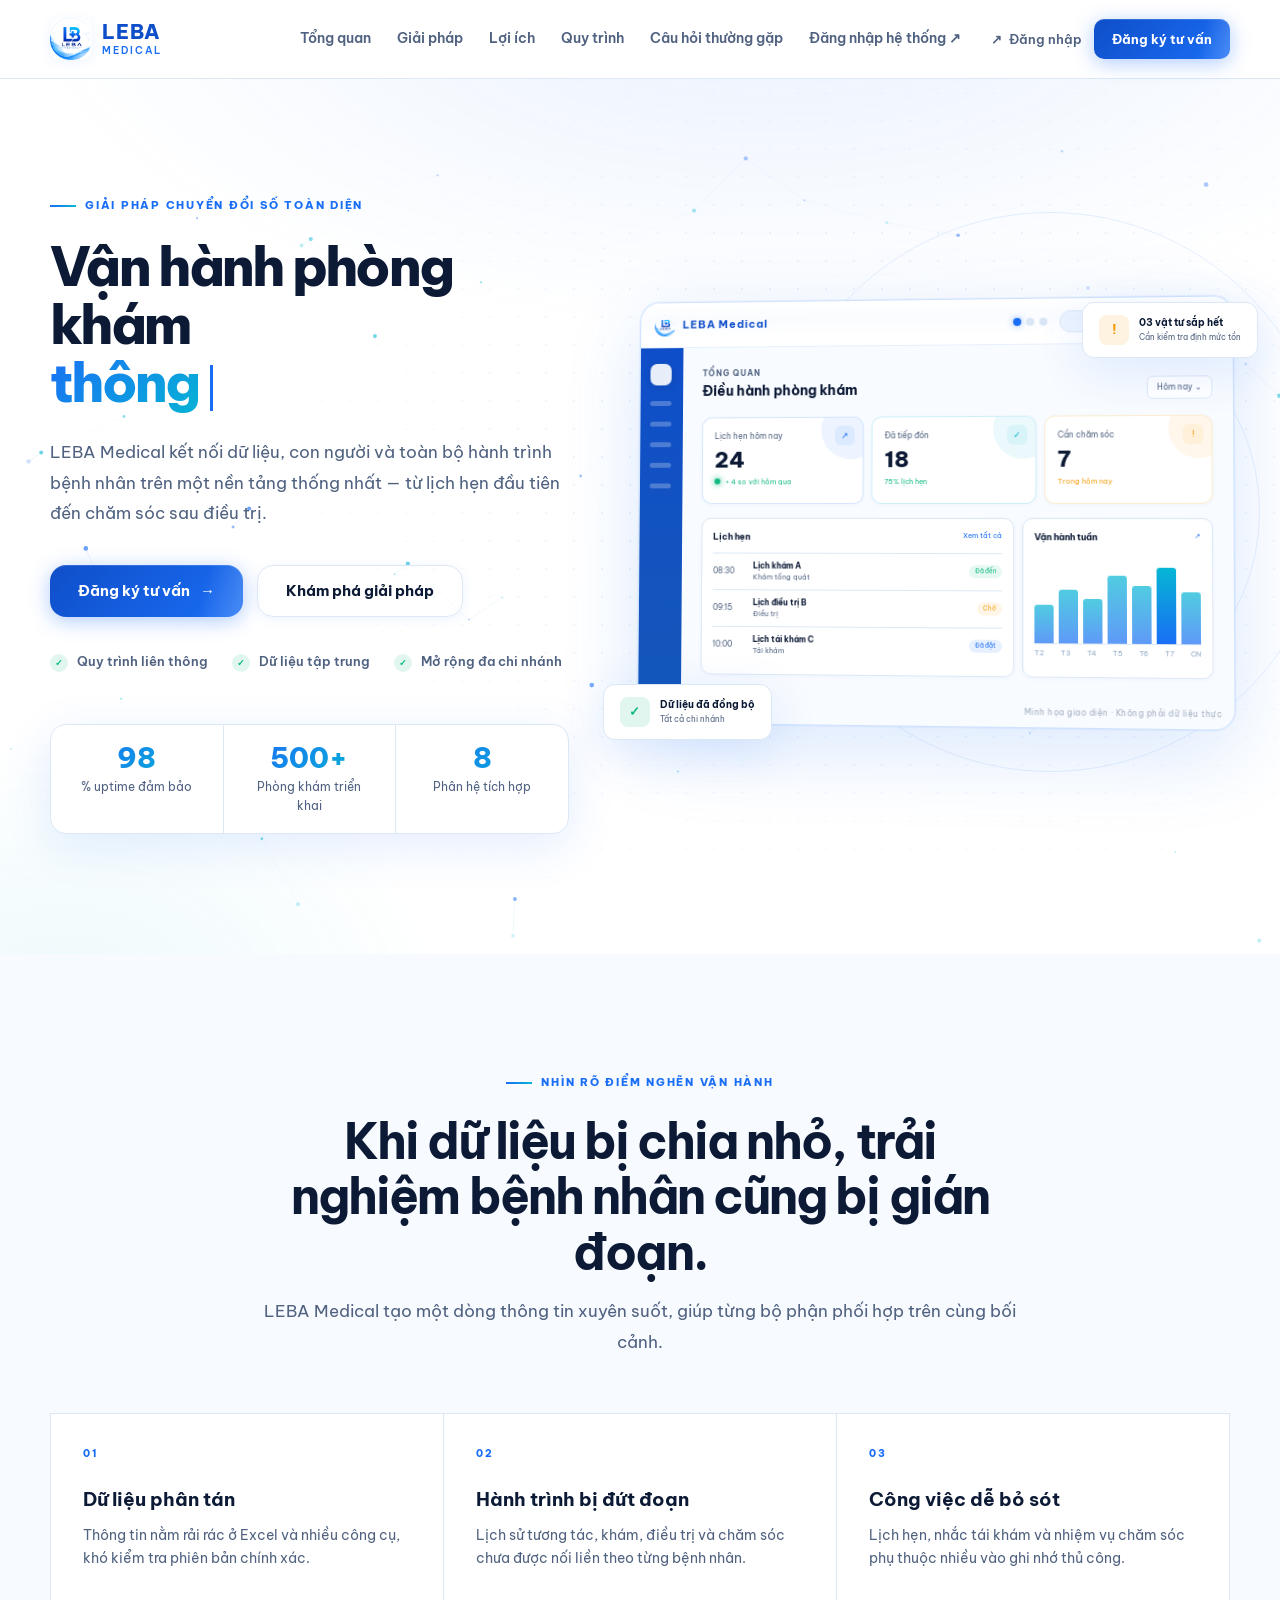
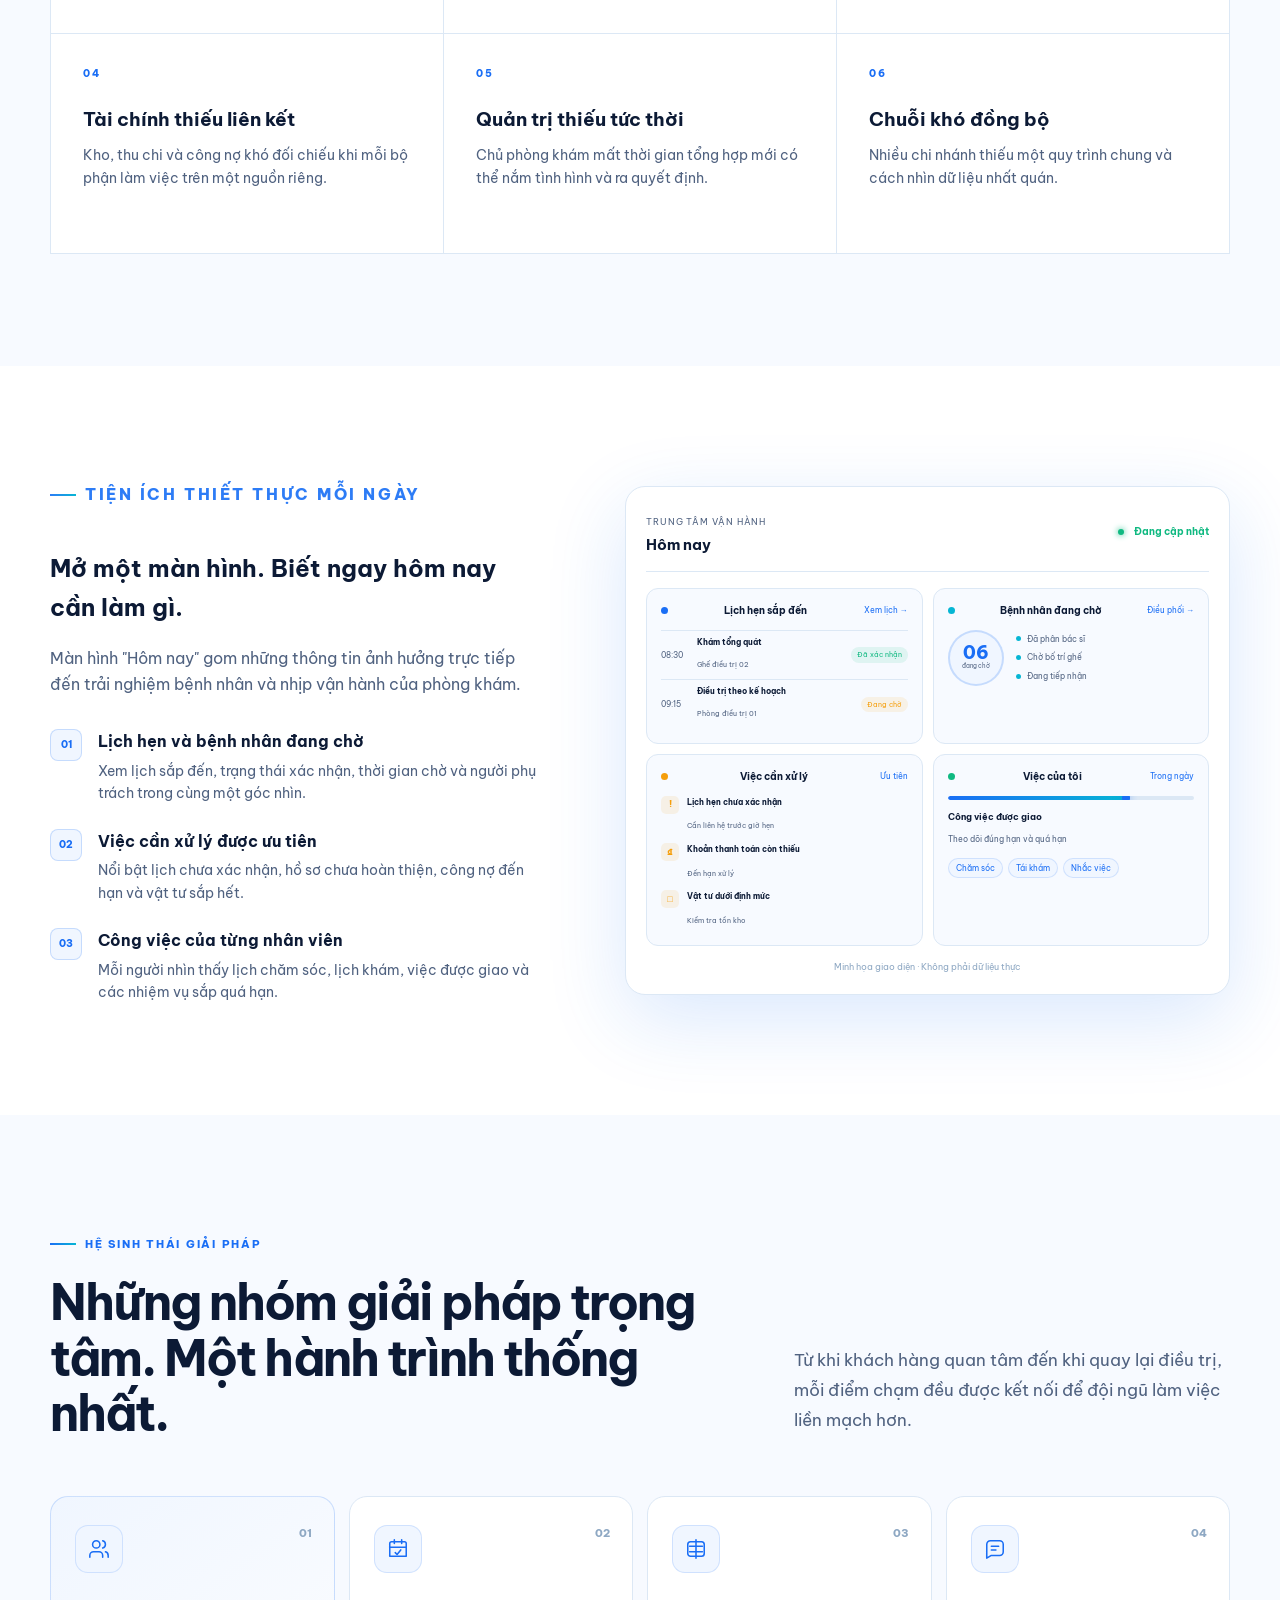
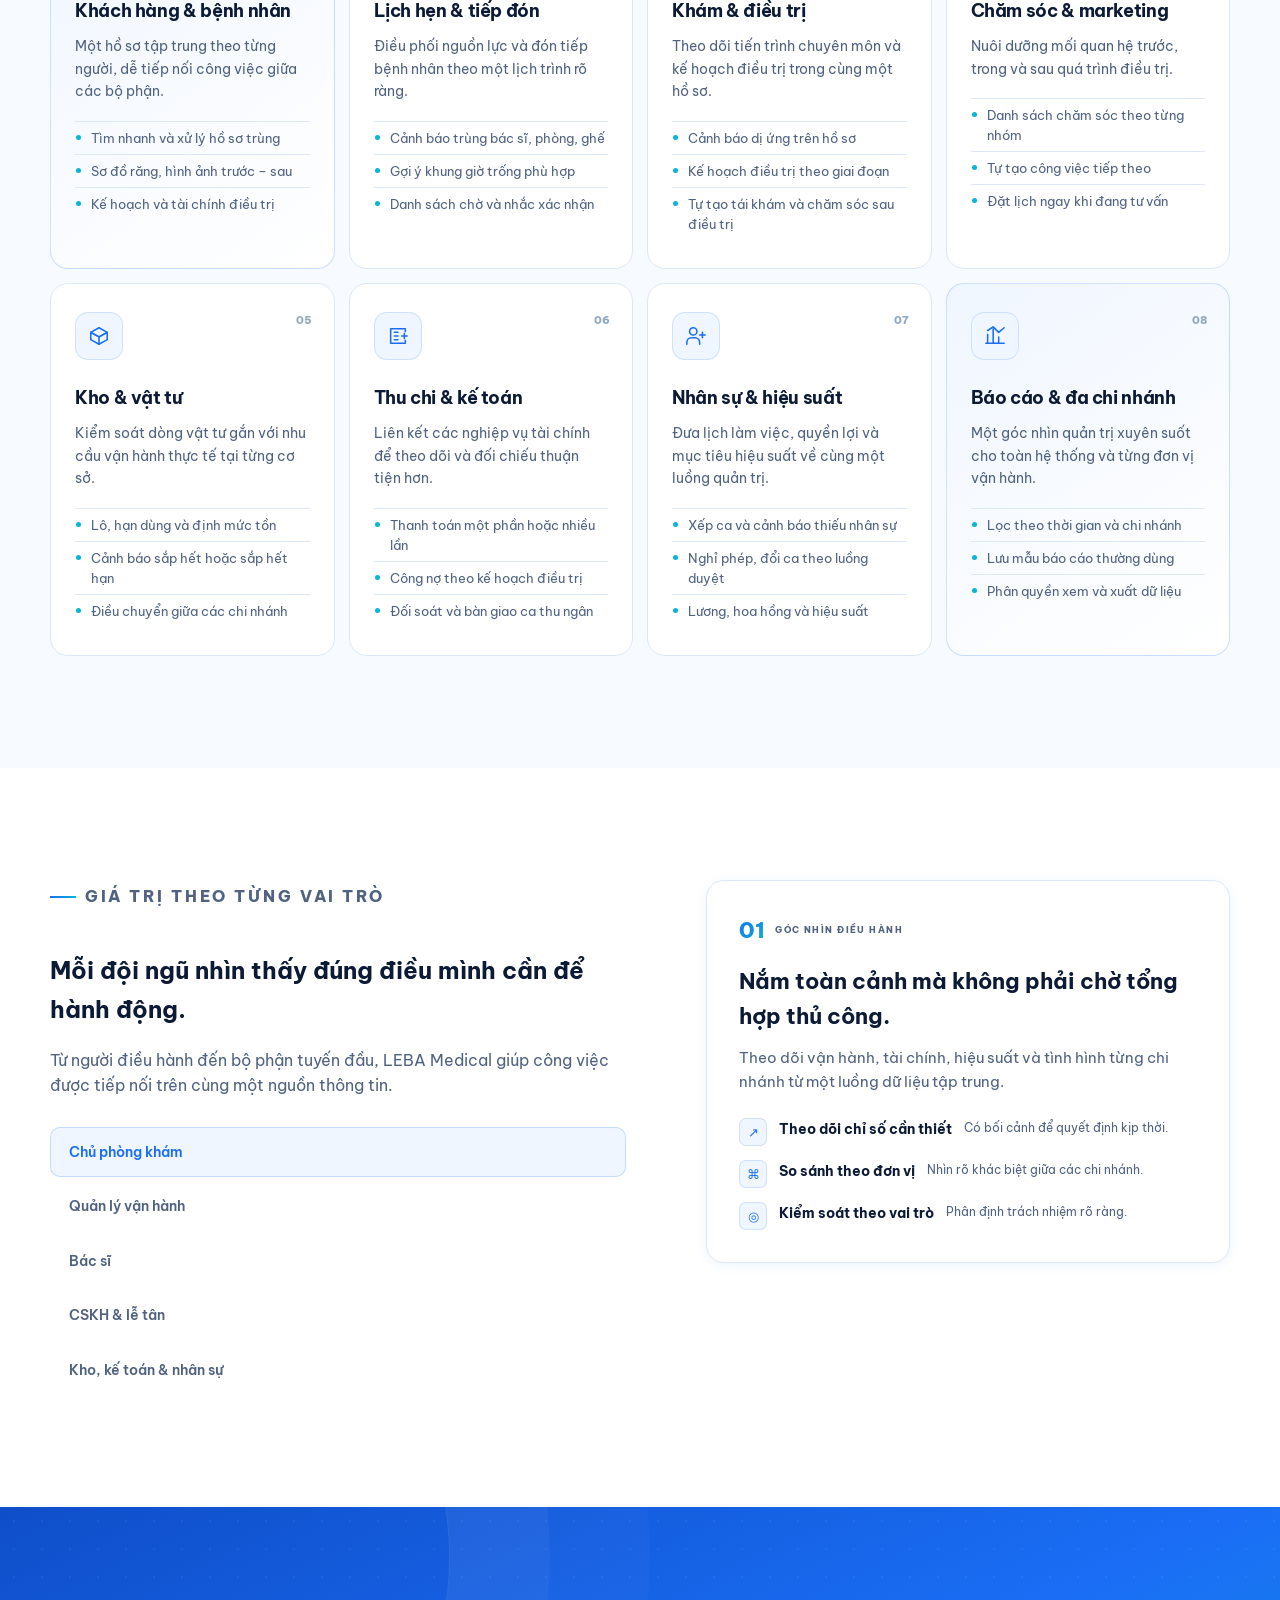
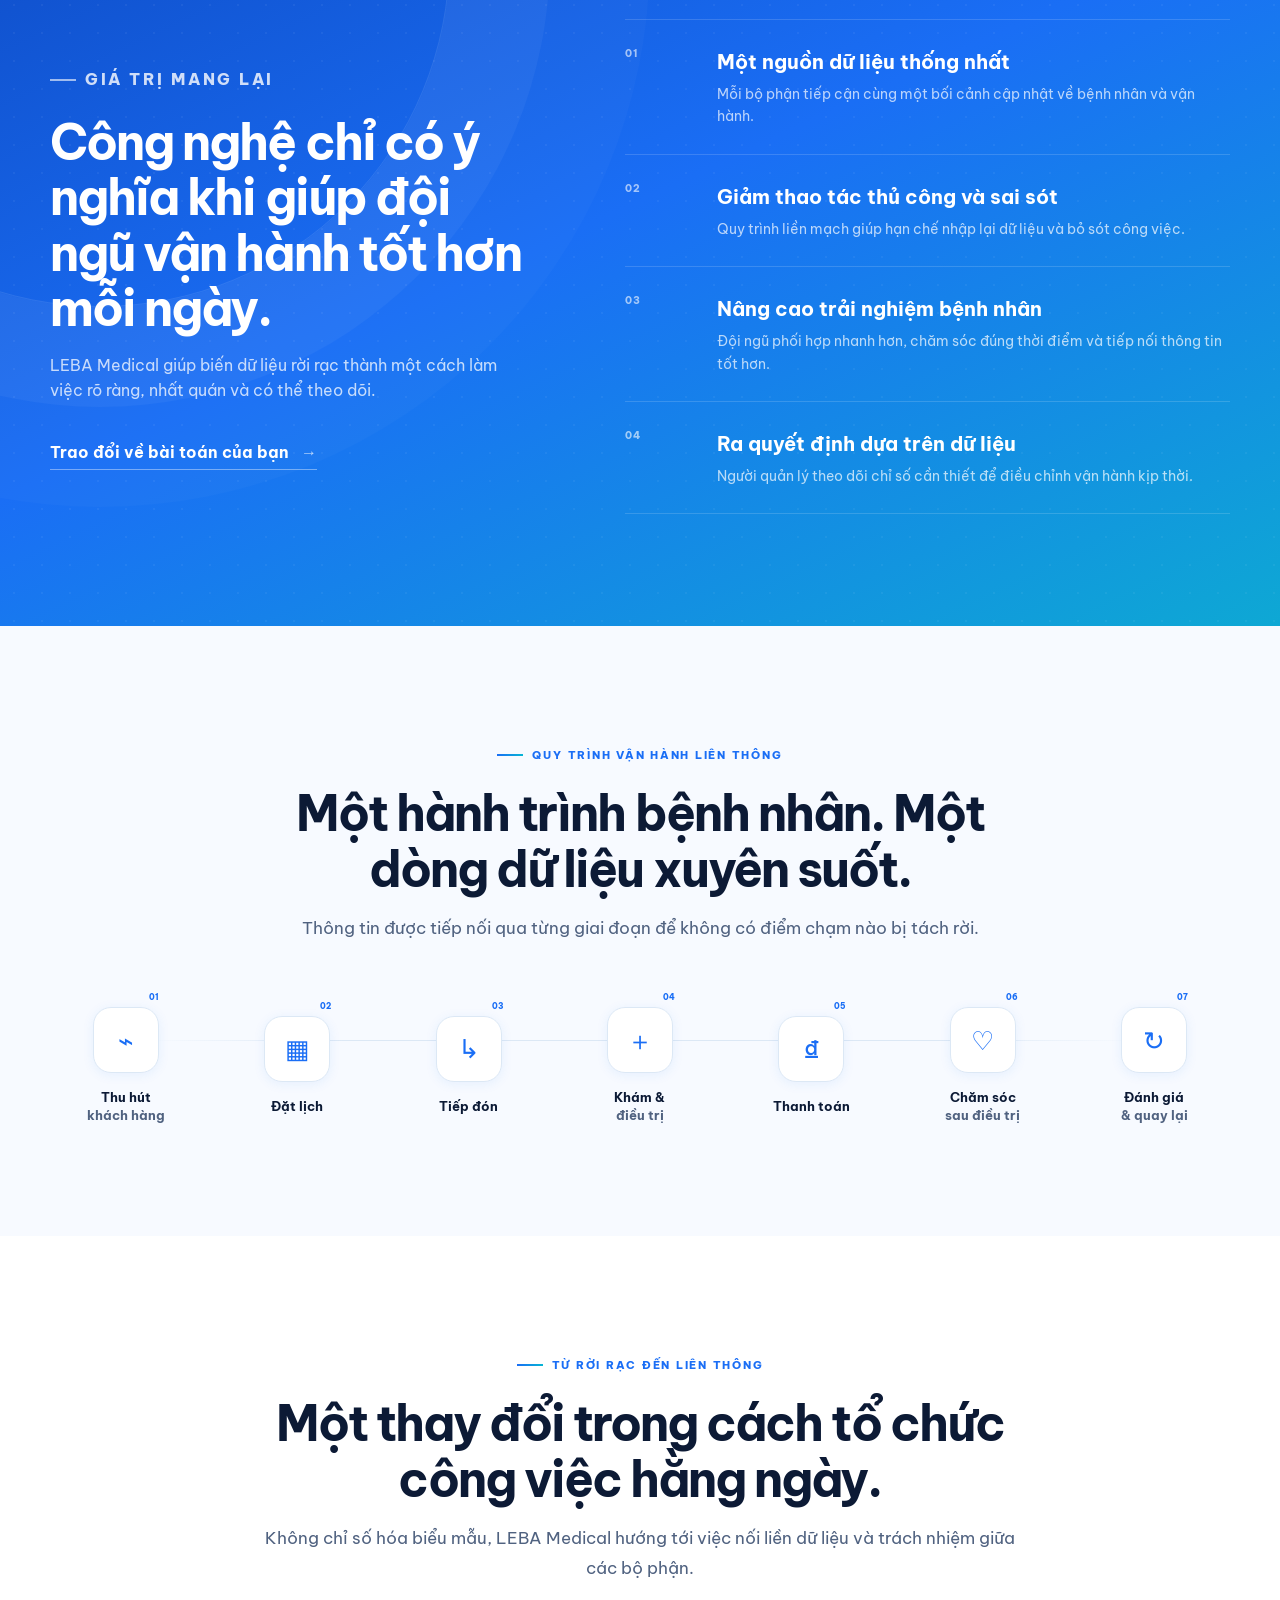
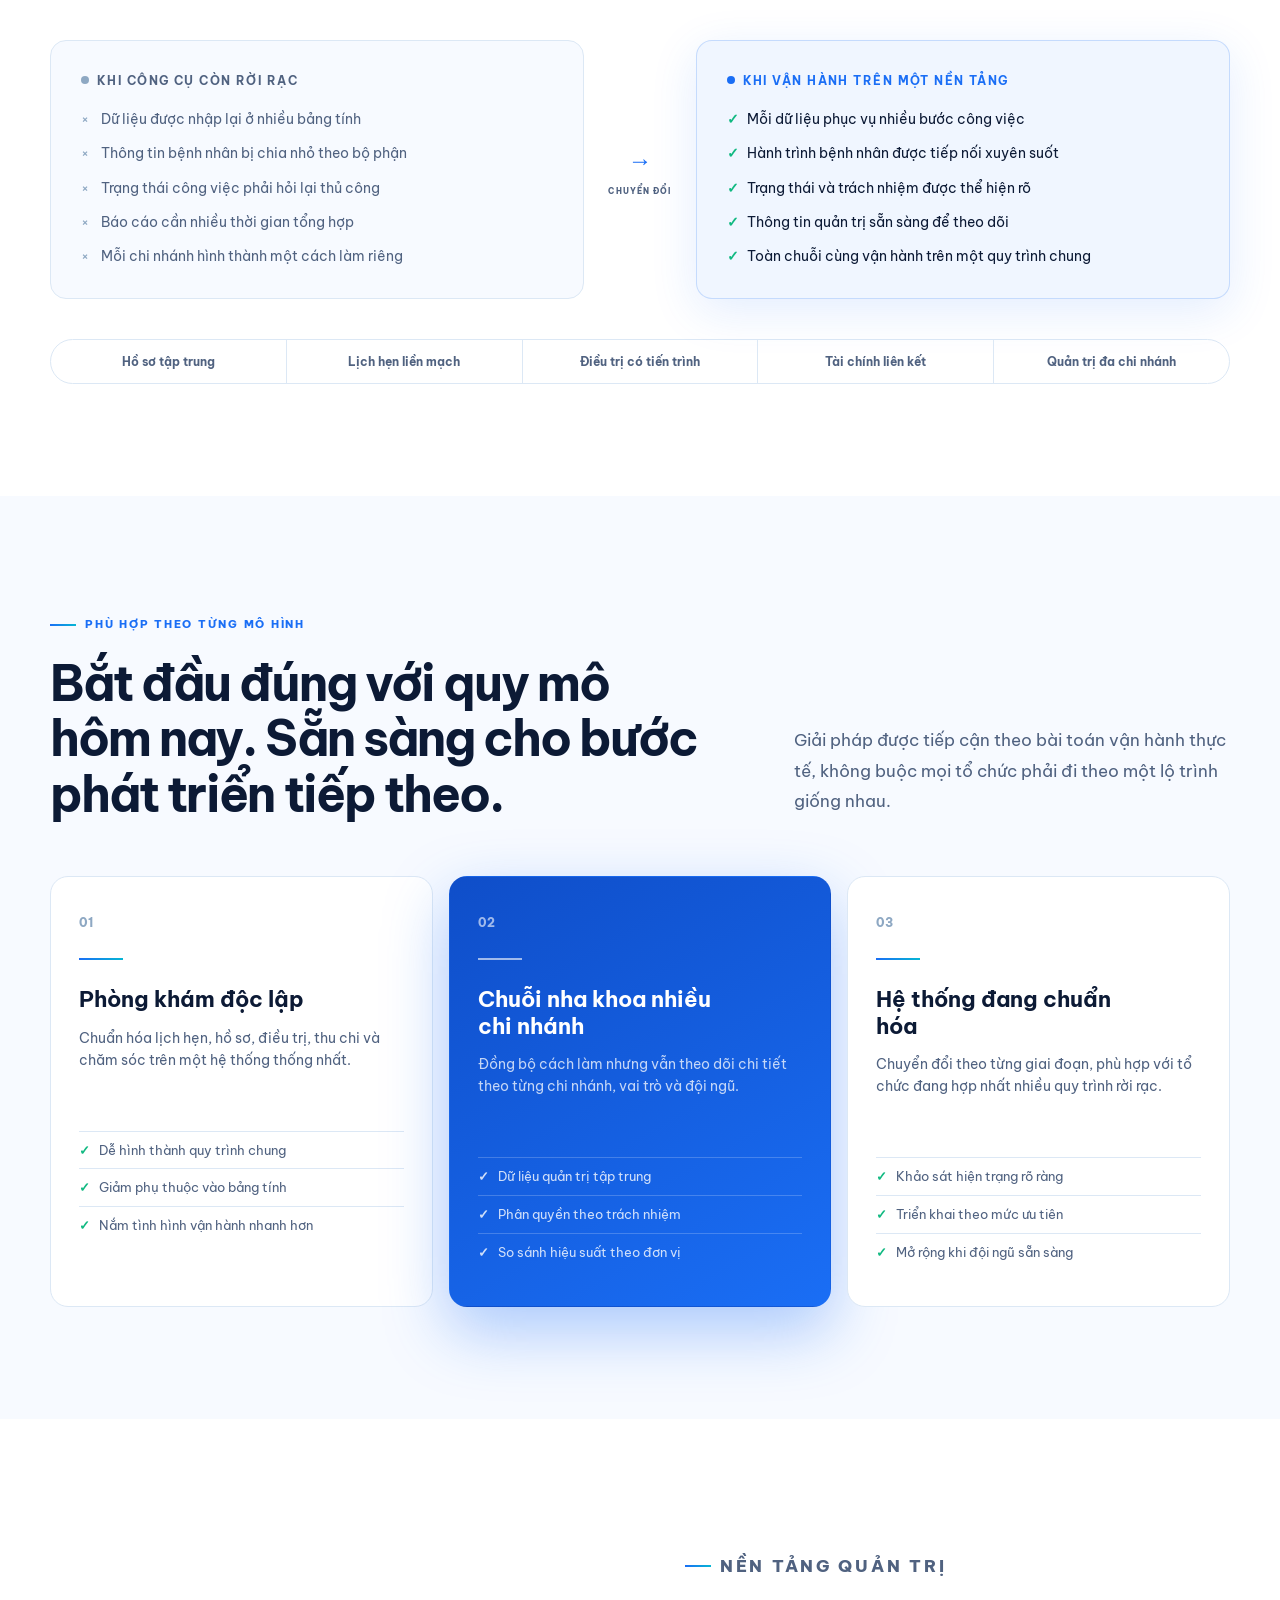
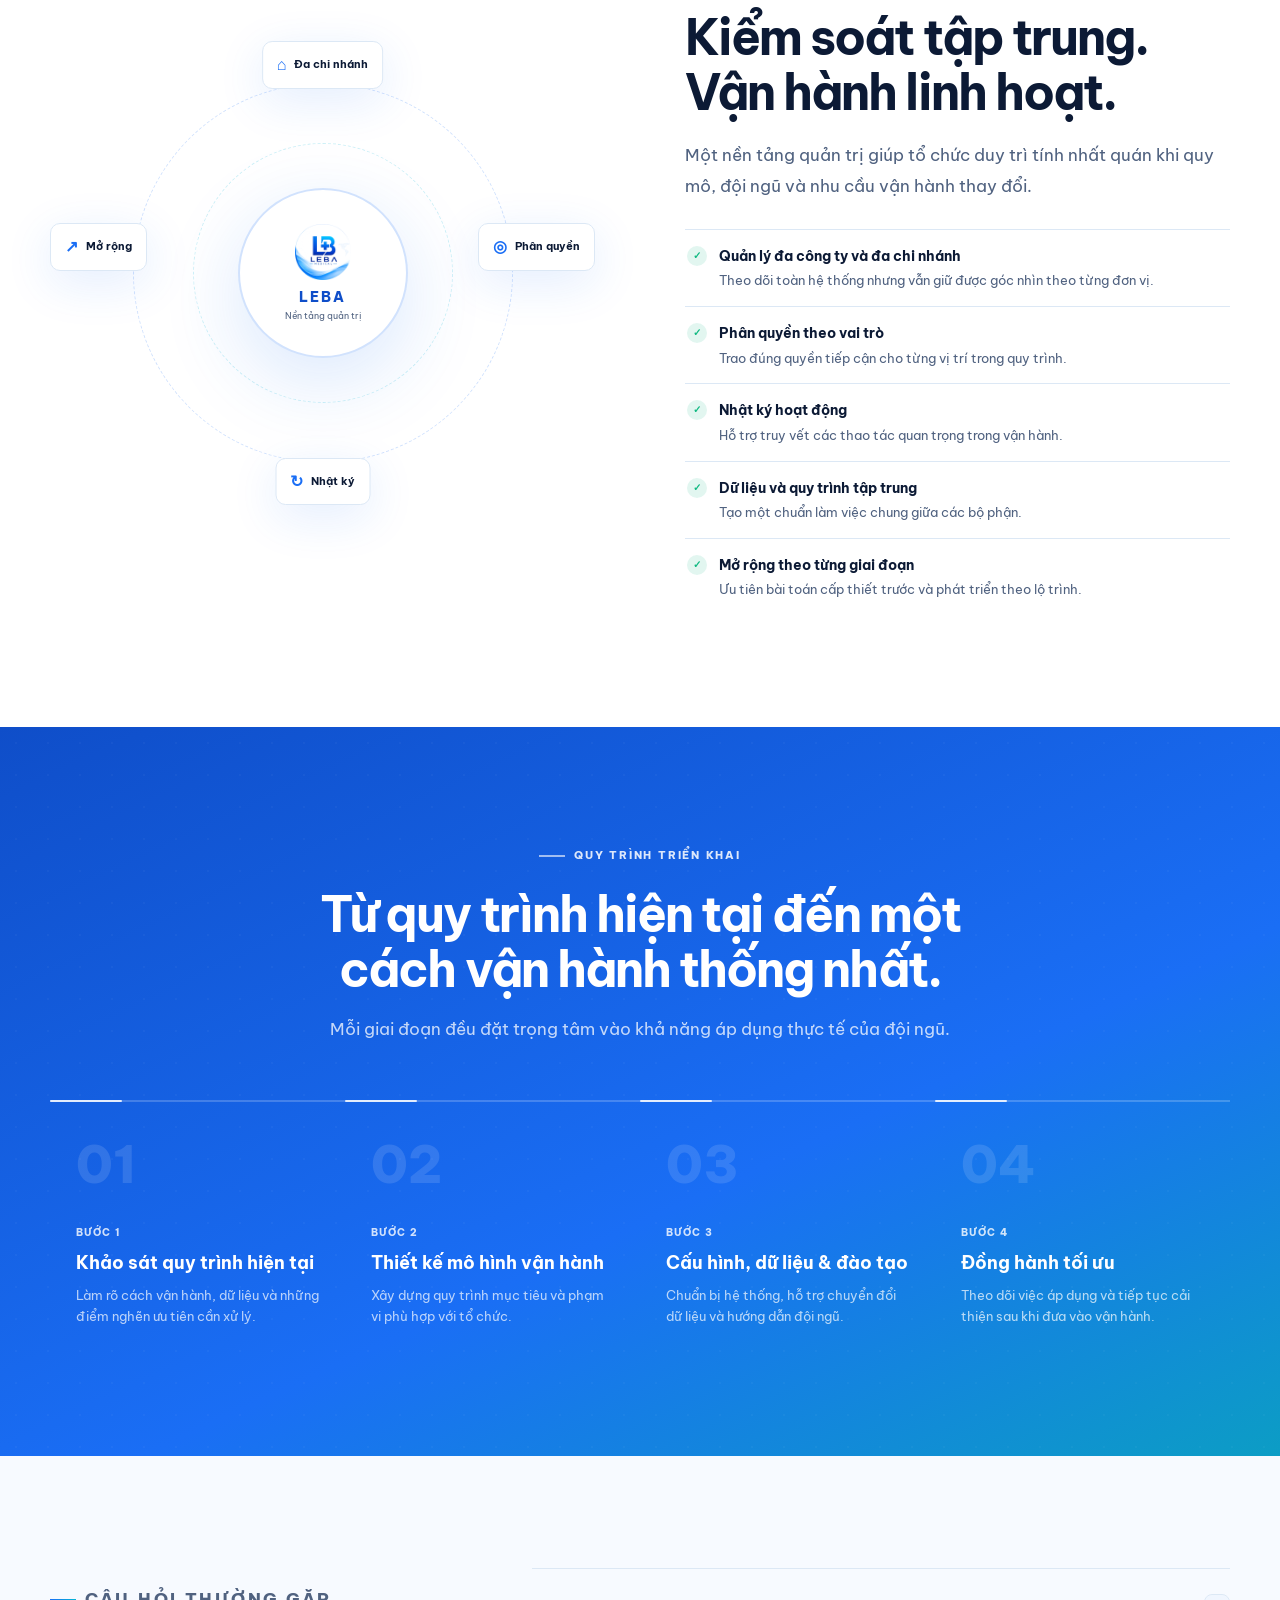
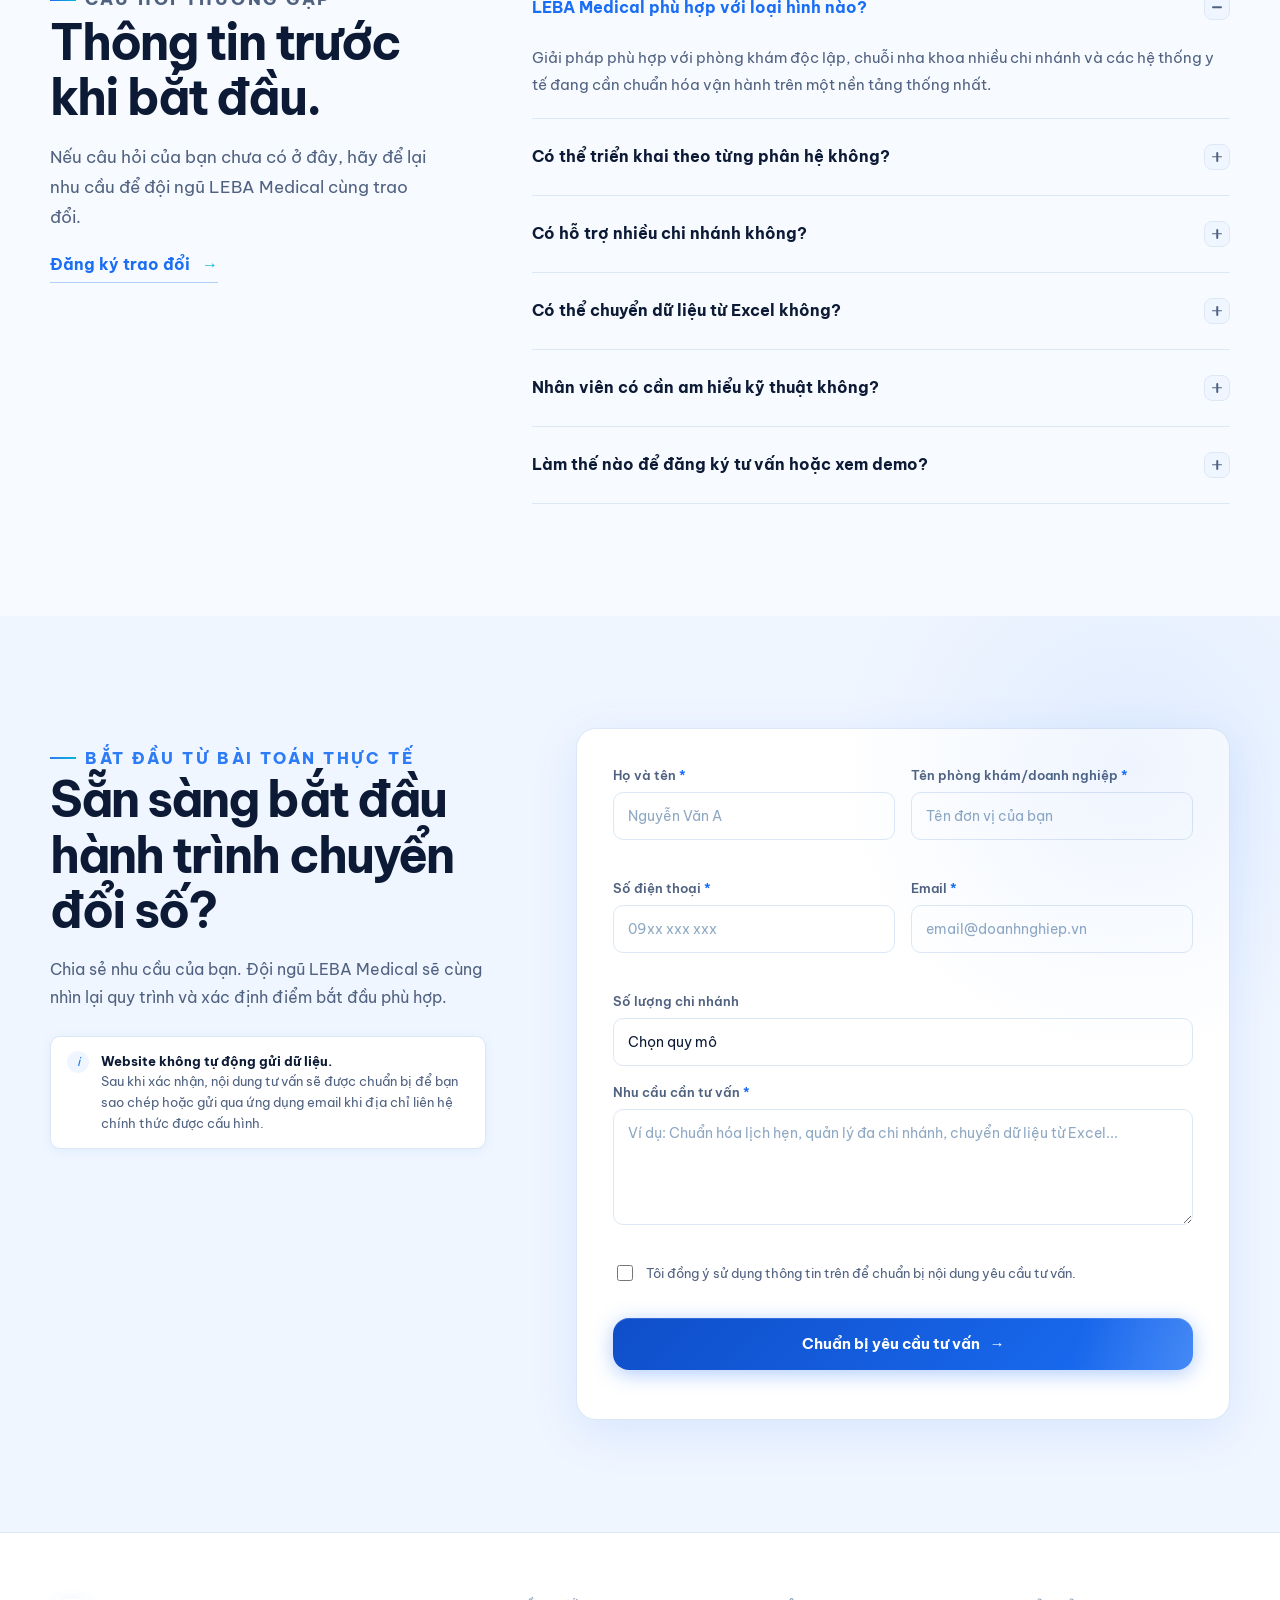
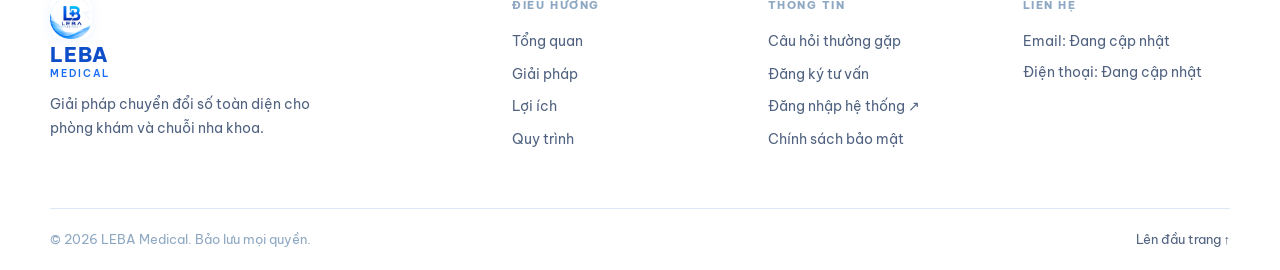
<file: index.html>
<!doctype html>
<html lang="vi">
  <head>
    <meta charset="utf-8" />
    <meta name="viewport" content="width=device-width, initial-scale=1" />
    <meta name="description" content="LEBA Medical – Giải pháp chuyển đổi số toàn diện cho phòng khám và chuỗi nha khoa." />
    <title>LEBA Medical | Vận hành phòng khám thông minh hơn</title>
    <link rel="icon" href="assets/leba-medical-logo.png" />
    <link rel="stylesheet" href="styles.css" />
    <script src="script.js" defer></script>
  </head>
  <body>
    <a class="skip-link" href="#main-content">Chuyển đến nội dung chính</a>

    <header class="site-header" id="top">
      <div class="container header-inner">
        <a class="brand" href="#top" aria-label="LEBA Medical - Trang chủ">
          <img src="assets/leba-medical-logo.png" alt="" />
          <span><strong>LEBA</strong><small>MEDICAL</small></span>
        </a>
        <button class="menu-toggle" type="button" aria-expanded="false" aria-controls="primary-nav">
          <span class="sr-only">Mở menu</span><i></i><i></i><i></i>
        </button>
        <nav id="primary-nav" class="primary-nav" aria-label="Điều hướng chính">
          <a href="#tong-quan">Tổng quan</a><a href="#giai-phap">Giải pháp</a><a href="#loi-ich">Lợi ích</a><a href="#quy-trinh">Quy trình</a><a href="#faq">Câu hỏi thường gặp</a>
          <a class="mobile-login" href="https://clinic.lebamedical.com/login">Đăng nhập hệ thống <span aria-hidden="true">↗</span></a>
        </nav>
        <div class="header-actions">
          <a class="login-link" href="https://clinic.lebamedical.com/login"><span class="login-icon" aria-hidden="true">↗</span> Đăng nhập</a>
          <a class="button button-sm header-cta" href="#tu-van">Đăng ký tư vấn</a>
        </div>
      </div>
    </header>

    <main id="main-content">
      <!-- ── Hero ────────────────────────────────────────────────── -->
      <section class="hero" id="tong-quan">
        <canvas id="particles-canvas" aria-hidden="true"></canvas>
        <div class="container hero-grid">
          <div class="hero-copy">
            <p class="eyebrow"><span></span> Giải pháp chuyển đổi số toàn diện</p>
            <h1>Vận hành phòng khám<br /><em class="typewriter-text">thông minh hơn.</em><span class="typewriter-cursor" aria-hidden="true"></span></h1>
            <p class="hero-lead">LEBA Medical kết nối dữ liệu, con người và toàn bộ hành trình bệnh nhân trên một nền tảng thống nhất — từ lịch hẹn đầu tiên đến chăm sóc sau điều trị.</p>
            <div class="hero-actions">
              <a class="button" href="#tu-van">Đăng ký tư vấn <span aria-hidden="true">→</span></a>
              <a class="button button-ghost" href="#giai-phap">Khám phá giải pháp</a>
            </div>
            <div class="hero-proof" aria-label="Đặc điểm nền tảng">
              <span><i>✓</i> Quy trình liên thông</span><span><i>✓</i> Dữ liệu tập trung</span><span><i>✓</i> Mở rộng đa chi nhánh</span>
            </div>
            <!-- Stats bar -->
            <div class="hero-stats" aria-label="Thống kê hệ thống">
              <div class="stat-item">
                <span class="stat-num" data-count="98">0</span>
                <div class="stat-label">% uptime đảm bảo</div>
              </div>
              <div class="stat-item">
                <span class="stat-num" data-count="500" data-suffix="+">0</span>
                <div class="stat-label">Phòng khám triển khai</div>
              </div>
              <div class="stat-item">
                <span class="stat-num" data-count="8">0</span>
                <div class="stat-label">Phân hệ tích hợp</div>
              </div>
            </div>
          </div>

          <!-- Dashboard mockup -->
          <div class="dashboard-wrap" aria-label="Minh họa bảng điều hành LEBA Medical">
            <div class="dashboard-orbit orbit-one"></div><div class="dashboard-orbit orbit-two"></div>
            <div class="dashboard">
              <span class="demo-label">Minh họa giao diện · Không phải dữ liệu thực</span>
              <div class="dash-topbar">
                <div class="dash-brand"><img src="assets/leba-medical-logo.png" alt="" /><b>LEBA Medical</b></div>
                <div class="dash-pills">
                  <div class="dash-pill active"></div>
                  <div class="dash-pill"></div>
                  <div class="dash-pill"></div>
                </div>
                <div class="dash-search"></div><div class="dash-user"></div>
              </div>
              <div class="dash-body">
                <aside><b></b><i></i><i></i><i></i><i></i><i></i></aside>
                <div class="dash-content">
                  <div class="dash-title">
                    <span><small>TỔNG QUAN</small><strong>Điều hành phòng khám</strong></span>
                    <button>Hôm nay ⌄</button>
                  </div>
                  <div class="dash-metrics">
                    <article class="metric blue">
                      <span class="metric-icon">↗</span>
                      <small>Lịch hẹn hôm nay</small>
                      <strong class="dash-count" data-target="24">0</strong>
                      <i><span class="live-dot"></span>+ 4 so với hôm qua</i>
                    </article>
                    <article class="metric cyan">
                      <span class="metric-icon">✓</span>
                      <small>Đã tiếp đón</small>
                      <strong class="dash-count" data-target="18">0</strong>
                      <i>75% lịch hẹn</i>
                    </article>
                    <article class="metric amber">
                      <span class="metric-icon">!</span>
                      <small>Cần chăm sóc</small>
                      <strong class="dash-count" data-target="7">0</strong>
                      <i>Trong hôm nay</i>
                    </article>
                  </div>
                  <div class="dash-lower">
                    <article class="schedule">
                      <div class="card-head"><b>Lịch hẹn</b><a>Xem tất cả</a></div>
                      <div class="appt"><time>08:30</time><span><b>Lịch khám A</b><small>Khám tổng quát</small></span><em>Đã đến</em></div>
                      <div class="appt"><time>09:15</time><span><b>Lịch điều trị B</b><small>Điều trị</small></span><em class="wait">Chờ</em></div>
                      <div class="appt"><time>10:00</time><span><b>Lịch tái khám C</b><small>Tái khám</small></span><em class="booked">Đã đặt</em></div>
                    </article>
                    <article class="chart">
                      <div class="card-head"><b>Vận hành tuần</b><a>↗</a></div>
                      <div class="bars">
                        <i style="--h:46%"></i><i style="--h:65%"></i><i style="--h:54%"></i>
                        <i style="--h:82%"></i><i style="--h:70%"></i><i style="--h:92%"></i><i style="--h:62%"></i>
                      </div>
                      <div class="bar-labels"><span>T2</span><span>T3</span><span>T4</span><span>T5</span><span>T6</span><span>T7</span><span>CN</span></div>
                    </article>
                  </div>
                </div>
              </div>
            </div>
            <div class="floating-card alert-card"><span>!</span><div><b>03 vật tư sắp hết</b><small>Cần kiểm tra định mức tồn</small></div></div>
            <div class="floating-card sync-card"><span>✓</span><div><b>Dữ liệu đã đồng bộ</b><small>Tất cả chi nhánh</small></div></div>
          </div>
        </div>
      </section>

      <!-- ── Problem Section ──────────────────────────────────────── -->
      <section class="problem-section section" aria-labelledby="problem-title">
        <div class="container">
          <div class="section-heading centered">
            <p class="eyebrow"><span></span> Nhìn rõ điểm nghẽn vận hành</p>
            <h2 id="problem-title">Khi dữ liệu bị chia nhỏ, trải nghiệm bệnh nhân cũng bị gián đoạn.</h2>
            <p>LEBA Medical tạo một dòng thông tin xuyên suốt, giúp từng bộ phận phối hợp trên cùng bối cảnh.</p>
          </div>
          <div class="problem-grid">
            <article><span>01</span><h3>Dữ liệu phân tán</h3><p>Thông tin nằm rải rác ở Excel và nhiều công cụ, khó kiểm tra phiên bản chính xác.</p></article>
            <article><span>02</span><h3>Hành trình bị đứt đoạn</h3><p>Lịch sử tương tác, khám, điều trị và chăm sóc chưa được nối liền theo từng bệnh nhân.</p></article>
            <article><span>03</span><h3>Công việc dễ bỏ sót</h3><p>Lịch hẹn, nhắc tái khám và nhiệm vụ chăm sóc phụ thuộc nhiều vào ghi nhớ thủ công.</p></article>
            <article><span>04</span><h3>Tài chính thiếu liên kết</h3><p>Kho, thu chi và công nợ khó đối chiếu khi mỗi bộ phận làm việc trên một nguồn riêng.</p></article>
            <article><span>05</span><h3>Quản trị thiếu tức thời</h3><p>Chủ phòng khám mất thời gian tổng hợp mới có thể nắm tình hình và ra quyết định.</p></article>
            <article><span>06</span><h3>Chuỗi khó đồng bộ</h3><p>Nhiều chi nhánh thiếu một quy trình chung và cách nhìn dữ liệu nhất quán.</p></article>
          </div>
        </div>
      </section>

      <!-- ── Daily Hub ────────────────────────────────────────────── -->
      <section class="daily-hub section" aria-labelledby="daily-title">
        <div class="container daily-layout">
          <div class="daily-copy">
            <p class="eyebrow light"><span></span> Tiện ích thiết thực mỗi ngày</p>
            <h2 id="daily-title">Mở một màn hình. Biết ngay hôm nay cần làm gì.</h2>
            <p>Màn hình "Hôm nay" gom những thông tin ảnh hưởng trực tiếp đến trải nghiệm bệnh nhân và nhịp vận hành của phòng khám.</p>
            <div class="daily-points">
              <article><span>01</span><div><h3>Lịch hẹn và bệnh nhân đang chờ</h3><p>Xem lịch sắp đến, trạng thái xác nhận, thời gian chờ và người phụ trách trong cùng một góc nhìn.</p></div></article>
              <article><span>02</span><div><h3>Việc cần xử lý được ưu tiên</h3><p>Nổi bật lịch chưa xác nhận, hồ sơ chưa hoàn thiện, công nợ đến hạn và vật tư sắp hết.</p></div></article>
              <article><span>03</span><div><h3>Công việc của từng nhân viên</h3><p>Mỗi người nhìn thấy lịch chăm sóc, lịch khám, việc được giao và các nhiệm vụ sắp quá hạn.</p></div></article>
            </div>
          </div>
          <div class="today-board" aria-label="Minh họa màn hình công việc hôm nay">
            <div class="board-header">
              <div><small>TRUNG TÂM VẬN HÀNH</small><strong>Hôm nay</strong></div>
              <span><span class="live-dot"></span>Đang cập nhật</span>
            </div>
            <div class="board-grid">
              <article class="board-card appointment-card">
                <div class="board-card-title"><span class="board-dot blue-dot"></span><b>Lịch hẹn sắp đến</b><small>Xem lịch →</small></div>
                <div class="mini-row"><time>08:30</time><span><b>Khám tổng quát</b><small>Ghế điều trị 02</small></span><em>Đã xác nhận</em></div>
                <div class="mini-row"><time>09:15</time><span><b>Điều trị theo kế hoạch</b><small>Phòng điều trị 01</small></span><em class="waiting">Đang chờ</em></div>
              </article>
              <article class="board-card queue-card">
                <div class="board-card-title"><span class="board-dot cyan-dot"></span><b>Bệnh nhân đang chờ</b><small>Điều phối →</small></div>
                <div class="queue-status">
                  <div class="queue-ring"><b>06</b><small>đang chờ</small></div>
                  <ul><li><span></span>Đã phân bác sĩ</li><li><span></span>Chờ bố trí ghế</li><li><span></span>Đang tiếp nhận</li></ul>
                </div>
              </article>
              <article class="board-card action-card">
                <div class="board-card-title"><span class="board-dot amber-dot"></span><b>Việc cần xử lý</b><small>Ưu tiên</small></div>
                <ul class="action-list">
                  <li><i>!</i><span><b>Lịch hẹn chưa xác nhận</b><small>Cần liên hệ trước giờ hẹn</small></span></li>
                  <li><i>₫</i><span><b>Khoản thanh toán còn thiếu</b><small>Đến hạn xử lý</small></span></li>
                  <li><i>□</i><span><b>Vật tư dưới định mức</b><small>Kiểm tra tồn kho</small></span></li>
                </ul>
              </article>
              <article class="board-card my-work-card">
                <div class="board-card-title"><span class="board-dot green-dot"></span><b>Việc của tôi</b><small>Trong ngày</small></div>
                <div class="task-progress"><span style="--progress:74%"></span></div>
                <div class="task-meta"><b>Công việc được giao</b><small>Theo dõi đúng hạn và quá hạn</small></div>
                <div class="task-tags"><span>Chăm sóc</span><span>Tái khám</span><span>Nhắc việc</span></div>
              </article>
            </div>
            <p class="board-caption">Minh họa giao diện · Không phải dữ liệu thực</p>
          </div>
        </div>
      </section>

      <!-- ── Solutions ────────────────────────────────────────────── -->
      <section class="solutions section" id="giai-phap" aria-labelledby="solutions-title">
        <div class="container">
          <div class="section-intro split-heading">
            <div><p class="eyebrow"><span></span> Hệ sinh thái giải pháp</p><h2 id="solutions-title">Những nhóm giải pháp trọng tâm. Một hành trình thống nhất.</h2></div>
            <p>Từ khi khách hàng quan tâm đến khi quay lại điều trị, mỗi điểm chạm đều được kết nối để đội ngũ làm việc liền mạch hơn.</p>
          </div>
          <div class="solution-grid">
            <article class="solution-card featured">
              <div class="icon-box"><svg viewBox="0 0 24 24" aria-hidden="true"><path d="M16 21v-2a4 4 0 0 0-4-4H6a4 4 0 0 0-4 4v2M9 11a4 4 0 1 0 0-8 4 4 0 0 0 0 8M22 21v-2a4 4 0 0 0-3-3.87M16 3.13a4 4 0 0 1 0 7.75"/></svg></div>
              <span class="card-index">01</span><h3>Khách hàng &amp; bệnh nhân</h3><p>Một hồ sơ tập trung theo từng người, dễ tiếp nối công việc giữa các bộ phận.</p>
              <ul><li>Tìm nhanh và xử lý hồ sơ trùng</li><li>Sơ đồ răng, hình ảnh trước – sau</li><li>Kế hoạch và tài chính điều trị</li></ul>
            </article>
            <article class="solution-card">
              <div class="icon-box"><svg viewBox="0 0 24 24" aria-hidden="true"><path d="M8 2v4M16 2v4M3 10h18M5 4h14a2 2 0 0 1 2 2v14H3V6a2 2 0 0 1 2-2Z"/><path d="m9 16 2 2 4-5"/></svg></div>
              <span class="card-index">02</span><h3>Lịch hẹn &amp; tiếp đón</h3><p>Điều phối nguồn lực và đón tiếp bệnh nhân theo một lịch trình rõ ràng.</p>
              <ul><li>Cảnh báo trùng bác sĩ, phòng, ghế</li><li>Gợi ý khung giờ trống phù hợp</li><li>Danh sách chờ và nhắc xác nhận</li></ul>
            </article>
            <article class="solution-card">
              <div class="icon-box"><svg viewBox="0 0 24 24" aria-hidden="true"><path d="M12 2v20M5 9h14M5 15h14"/><rect x="3" y="4" width="18" height="16" rx="3"/></svg></div>
              <span class="card-index">03</span><h3>Khám &amp; điều trị</h3><p>Theo dõi tiến trình chuyên môn và kế hoạch điều trị trong cùng một hồ sơ.</p>
              <ul><li>Cảnh báo dị ứng trên hồ sơ</li><li>Kế hoạch điều trị theo giai đoạn</li><li>Tự tạo tái khám và chăm sóc sau điều trị</li></ul>
            </article>
            <article class="solution-card">
              <div class="icon-box"><svg viewBox="0 0 24 24" aria-hidden="true"><path d="M21 15a4 4 0 0 1-4 4H8l-5 3V7a4 4 0 0 1 4-4h10a4 4 0 0 1 4 4Z"/><path d="M8 9h8M8 13h5"/></svg></div>
              <span class="card-index">04</span><h3>Chăm sóc &amp; marketing</h3><p>Nuôi dưỡng mối quan hệ trước, trong và sau quá trình điều trị.</p>
              <ul><li>Danh sách chăm sóc theo từng nhóm</li><li>Tự tạo công việc tiếp theo</li><li>Đặt lịch ngay khi đang tư vấn</li></ul>
            </article>
            <article class="solution-card">
              <div class="icon-box"><svg viewBox="0 0 24 24" aria-hidden="true"><path d="m21 8-9 5-9-5 9-5 9 5Z"/><path d="m3 8 9 5 9-5v8l-9 5-9-5Z"/><path d="M12 13v8"/></svg></div>
              <span class="card-index">05</span><h3>Kho &amp; vật tư</h3><p>Kiểm soát dòng vật tư gắn với nhu cầu vận hành thực tế tại từng cơ sở.</p>
              <ul><li>Lô, hạn dùng và định mức tồn</li><li>Cảnh báo sắp hết hoặc sắp hết hạn</li><li>Điều chuyển giữa các chi nhánh</li></ul>
            </article>
            <article class="solution-card">
              <div class="icon-box"><svg viewBox="0 0 24 24" aria-hidden="true"><path d="M20 7V4H4v16h16v-3"/><path d="M16 12h6M19 9v6M8 8h4M8 12h4M8 16h4"/></svg></div>
              <span class="card-index">06</span><h3>Thu chi &amp; kế toán</h3><p>Liên kết các nghiệp vụ tài chính để theo dõi và đối chiếu thuận tiện hơn.</p>
              <ul><li>Thanh toán một phần hoặc nhiều lần</li><li>Công nợ theo kế hoạch điều trị</li><li>Đối soát và bàn giao ca thu ngân</li></ul>
            </article>
            <article class="solution-card">
              <div class="icon-box"><svg viewBox="0 0 24 24" aria-hidden="true"><circle cx="9" cy="7" r="4"/><path d="M2 21v-2a5 5 0 0 1 5-5h4a5 5 0 0 1 5 5v2M19 8v6M16 11h6"/></svg></div>
              <span class="card-index">07</span><h3>Nhân sự &amp; hiệu suất</h3><p>Đưa lịch làm việc, quyền lợi và mục tiêu hiệu suất về cùng một luồng quản trị.</p>
              <ul><li>Xếp ca và cảnh báo thiếu nhân sự</li><li>Nghỉ phép, đổi ca theo luồng duyệt</li><li>Lương, hoa hồng và hiệu suất</li></ul>
            </article>
            <article class="solution-card featured">
              <div class="icon-box"><svg viewBox="0 0 24 24" aria-hidden="true"><path d="M4 20V10M10 20V4M16 20v-7M22 20H2"/><path d="m4 6 6-4 6 6 6-5"/></svg></div>
              <span class="card-index">08</span><h3>Báo cáo &amp; đa chi nhánh</h3><p>Một góc nhìn quản trị xuyên suốt cho toàn hệ thống và từng đơn vị vận hành.</p>
              <ul><li>Lọc theo thời gian và chi nhánh</li><li>Lưu mẫu báo cáo thường dùng</li><li>Phân quyền xem và xuất dữ liệu</li></ul>
            </article>
          </div>
        </div>
      </section>

      <!-- ── Role Section ──────────────────────────────────────────── -->
      <section class="role-section section" aria-labelledby="role-title">
        <div class="container role-layout">
          <div class="role-intro">
            <p class="eyebrow"><span></span> Giá trị theo từng vai trò</p>
            <h2 id="role-title">Mỗi đội ngũ nhìn thấy đúng điều mình cần để hành động.</h2>
            <p>Từ người điều hành đến bộ phận tuyến đầu, LEBA Medical giúp công việc được tiếp nối trên cùng một nguồn thông tin.</p>
            <div class="role-tabs" role="tablist" aria-label="Chọn vai trò">
              <button id="role-owner-tab" role="tab" aria-selected="true" aria-controls="role-owner">Chủ phòng khám</button>
              <button id="role-manager-tab" role="tab" aria-selected="false" aria-controls="role-manager" tabindex="-1">Quản lý vận hành</button>
              <button id="role-doctor-tab" role="tab" aria-selected="false" aria-controls="role-doctor" tabindex="-1">Bác sĩ</button>
              <button id="role-care-tab" role="tab" aria-selected="false" aria-controls="role-care" tabindex="-1">CSKH &amp; lễ tân</button>
              <button id="role-backoffice-tab" role="tab" aria-selected="false" aria-controls="role-backoffice" tabindex="-1">Kho, kế toán &amp; nhân sự</button>
            </div>
          </div>
          <div class="role-panels">
            <article id="role-owner" role="tabpanel" aria-labelledby="role-owner-tab">
              <div class="panel-top"><span>01</span><p>GÓC NHÌN ĐIỀU HÀNH</p></div><h3>Nắm toàn cảnh mà không phải chờ tổng hợp thủ công.</h3><p class="panel-lead">Theo dõi vận hành, tài chính, hiệu suất và tình hình từng chi nhánh từ một luồng dữ liệu tập trung.</p><div class="panel-benefits"><div><i>↗</i><div><b>Theo dõi chỉ số cần thiết</b><small>Có bối cảnh để quyết định kịp thời.</small></div></div><div><i>⌘</i><div><b>So sánh theo đơn vị</b><small>Nhìn rõ khác biệt giữa các chi nhánh.</small></div></div><div><i>◎</i><div><b>Kiểm soát theo vai trò</b><small>Phân định trách nhiệm rõ ràng.</small></div></div></div>
            </article>
            <article id="role-manager" role="tabpanel" aria-labelledby="role-manager-tab" hidden>
              <div class="panel-top"><span>02</span><p>GÓC NHÌN VẬN HÀNH</p></div><h3>Điều phối lịch, nguồn lực và công việc theo một quy trình chung.</h3><p class="panel-lead">Giảm thời gian theo dõi rời rạc và giúp các bộ phận phối hợp trên trạng thái công việc cập nhật.</p><div class="panel-benefits"><div><i>▦</i><div><b>Lịch trình rõ ràng</b><small>Điều phối bác sĩ, phòng và ghế.</small></div></div><div><i>✓</i><div><b>Giảm việc bỏ sót</b><small>Theo dõi nhiệm vụ theo tiến trình.</small></div></div><div><i>↻</i><div><b>Quy trình nhất quán</b><small>Áp dụng chung giữa các cơ sở.</small></div></div></div>
            </article>
            <article id="role-doctor" role="tabpanel" aria-labelledby="role-doctor-tab" hidden>
              <div class="panel-top"><span>03</span><p>GÓC NHÌN CHUYÊN MÔN</p></div><h3>Tiếp cận thông tin điều trị có hệ thống và liền mạch.</h3><p class="panel-lead">Hồ sơ, chẩn đoán, thủ thuật, hình ảnh, labo và tiến trình điều trị được đặt trong cùng bối cảnh.</p><div class="panel-benefits"><div><i>＋</i><div><b>Hồ sơ xuyên suốt</b><small>Tiếp nối lịch sử điều trị thuận tiện.</small></div></div><div><i>⌁</i><div><b>Tiến trình rõ ràng</b><small>Theo dõi các giai đoạn chuyên môn.</small></div></div><div><i>□</i><div><b>Thông tin tập trung</b><small>Giảm tìm kiếm trên nhiều nguồn.</small></div></div></div>
            </article>
            <article id="role-care" role="tabpanel" aria-labelledby="role-care-tab" hidden>
              <div class="panel-top"><span>04</span><p>GÓC NHÌN TUYẾN ĐẦU</p></div><h3>Chăm sóc đúng người, đúng thời điểm và đúng bối cảnh.</h3><p class="panel-lead">Từ tiếp nhận lead, đặt lịch, check-in đến nhắc tái khám và phản hồi sau điều trị.</p><div class="panel-benefits"><div><i>♡</i><div><b>Hiểu hành trình bệnh nhân</b><small>Nắm lịch sử tương tác trước khi liên hệ.</small></div></div><div><i>◷</i><div><b>Nhắc việc đúng lúc</b><small>Giảm phụ thuộc vào ghi nhớ cá nhân.</small></div></div><div><i>↗</i><div><b>Phản hồi có tiếp nối</b><small>Theo dõi đánh giá và khiếu nại.</small></div></div></div>
            </article>
            <article id="role-backoffice" role="tabpanel" aria-labelledby="role-backoffice-tab" hidden>
              <div class="panel-top"><span>05</span><p>GÓC NHÌN HẬU CẦN</p></div><h3>Kết nối nguồn lực, vật tư và dòng tiền với hoạt động thực tế.</h3><p class="panel-lead">Kho, thu chi, công nợ, chấm công, lương, hoa hồng và KPI cùng phục vụ một mô hình quản trị.</p><div class="panel-benefits"><div><i>◇</i><div><b>Đối chiếu thuận tiện</b><small>Giảm dữ liệu tách biệt giữa các bộ phận.</small></div></div><div><i>₫</i><div><b>Dòng tiền rõ ràng</b><small>Theo dõi thu chi và công nợ.</small></div></div><div><i>◎</i><div><b>Hiệu suất có cơ sở</b><small>Kết nối lịch làm việc và mục tiêu.</small></div></div></div>
            </article>
          </div>
        </div>
      </section>

      <!-- ── Values ────────────────────────────────────────────────── -->
      <section class="values section" id="loi-ich" aria-labelledby="values-title">
        <div class="container values-layout">
          <div class="values-copy">
            <p class="eyebrow light"><span></span> Giá trị mang lại</p>
            <h2 id="values-title">Công nghệ chỉ có ý nghĩa khi giúp đội ngũ vận hành tốt hơn mỗi ngày.</h2>
            <p>LEBA Medical giúp biến dữ liệu rời rạc thành một cách làm việc rõ ràng, nhất quán và có thể theo dõi.</p>
            <a class="text-link" href="#tu-van">Trao đổi về bài toán của bạn <span>→</span></a>
          </div>
          <div class="value-list">
            <article><span>01</span><div><h3>Một nguồn dữ liệu thống nhất</h3><p>Mỗi bộ phận tiếp cận cùng một bối cảnh cập nhật về bệnh nhân và vận hành.</p></div></article>
            <article><span>02</span><div><h3>Giảm thao tác thủ công và sai sót</h3><p>Quy trình liền mạch giúp hạn chế nhập lại dữ liệu và bỏ sót công việc.</p></div></article>
            <article><span>03</span><div><h3>Nâng cao trải nghiệm bệnh nhân</h3><p>Đội ngũ phối hợp nhanh hơn, chăm sóc đúng thời điểm và tiếp nối thông tin tốt hơn.</p></div></article>
            <article><span>04</span><div><h3>Ra quyết định dựa trên dữ liệu</h3><p>Người quản lý theo dõi chỉ số cần thiết để điều chỉnh vận hành kịp thời.</p></div></article>
          </div>
        </div>
      </section>

      <!-- ── Journey / Automation Flow ────────────────────────────── -->
      <section class="journey section" id="quy-trinh" aria-labelledby="journey-title">
        <div class="container">
          <div class="section-heading centered">
            <p class="eyebrow"><span></span> Quy trình vận hành liên thông</p>
            <h2 id="journey-title">Một hành trình bệnh nhân. Một dòng dữ liệu xuyên suốt.</h2>
            <p>Thông tin được tiếp nối qua từng giai đoạn để không có điểm chạm nào bị tách rời.</p>
          </div>
          <div class="journey-flow" aria-label="Quy trình từ thu hút khách hàng đến quay lại">
            <article><span>01</span><div class="flow-icon">⌁</div><h3><strong>Thu hút</strong><br />khách hàng</h3></article>
            <i class="flow-connector" aria-hidden="true"></i>
            <article><span>02</span><div class="flow-icon">▦</div><h3><strong>Đặt lịch</strong></h3></article>
            <i class="flow-connector" aria-hidden="true"></i>
            <article><span>03</span><div class="flow-icon">↳</div><h3><strong>Tiếp đón</strong></h3></article>
            <i class="flow-connector" aria-hidden="true"></i>
            <article><span>04</span><div class="flow-icon">＋</div><h3><strong>Khám &amp;</strong><br />điều trị</h3></article>
            <i class="flow-connector" aria-hidden="true"></i>
            <article><span>05</span><div class="flow-icon">₫</div><h3><strong>Thanh toán</strong></h3></article>
            <i class="flow-connector" aria-hidden="true"></i>
            <article><span>06</span><div class="flow-icon">♡</div><h3><strong>Chăm sóc</strong><br />sau điều trị</h3></article>
            <i class="flow-connector" aria-hidden="true"></i>
            <article><span>07</span><div class="flow-icon">↻</div><h3><strong>Đánh giá</strong><br />&amp; quay lại</h3></article>
          </div>
        </div>
      </section>

      <!-- ── Connected ─────────────────────────────────────────────── -->
      <section class="connected-section section" aria-labelledby="connected-title">
        <div class="container">
          <div class="section-heading centered"><p class="eyebrow"><span></span> Từ rời rạc đến liên thông</p><h2 id="connected-title">Một thay đổi trong cách tổ chức công việc hằng ngày.</h2><p>Không chỉ số hóa biểu mẫu, LEBA Medical hướng tới việc nối liền dữ liệu và trách nhiệm giữa các bộ phận.</p></div>
          <div class="connected-grid">
            <article class="before-card"><div class="comparison-label"><span></span>Khi công cụ còn rời rạc</div><ul><li>Dữ liệu được nhập lại ở nhiều bảng tính</li><li>Thông tin bệnh nhân bị chia nhỏ theo bộ phận</li><li>Trạng thái công việc phải hỏi lại thủ công</li><li>Báo cáo cần nhiều thời gian tổng hợp</li><li>Mỗi chi nhánh hình thành một cách làm riêng</li></ul></article>
            <div class="comparison-arrow" aria-hidden="true"><span>→</span><small>CHUYỂN ĐỔI</small></div>
            <article class="after-card"><div class="comparison-label"><span></span>Khi vận hành trên một nền tảng</div><ul><li>Mỗi dữ liệu phục vụ nhiều bước công việc</li><li>Hành trình bệnh nhân được tiếp nối xuyên suốt</li><li>Trạng thái và trách nhiệm được thể hiện rõ</li><li>Thông tin quản trị sẵn sàng để theo dõi</li><li>Toàn chuỗi cùng vận hành trên một quy trình chung</li></ul></article>
          </div>
          <div class="capability-strip"><span>Hồ sơ tập trung</span><span>Lịch hẹn liền mạch</span><span>Điều trị có tiến trình</span><span>Tài chính liên kết</span><span>Quản trị đa chi nhánh</span></div>
        </div>
      </section>

      <!-- ── Models ─────────────────────────────────────────────────── -->
      <section class="models section" aria-labelledby="models-title">
        <div class="container">
          <div class="section-intro split-heading"><div><p class="eyebrow"><span></span> Phù hợp theo từng mô hình</p><h2 id="models-title">Bắt đầu đúng với quy mô hôm nay. Sẵn sàng cho bước phát triển tiếp theo.</h2></div><p>Giải pháp được tiếp cận theo bài toán vận hành thực tế, không buộc mọi tổ chức phải đi theo một lộ trình giống nhau.</p></div>
          <div class="model-grid">
            <article><div class="model-number">01</div><div class="model-line"></div><h3>Phòng khám độc lập</h3><p>Chuẩn hóa lịch hẹn, hồ sơ, điều trị, thu chi và chăm sóc trên một hệ thống thống nhất.</p><ul><li>Dễ hình thành quy trình chung</li><li>Giảm phụ thuộc vào bảng tính</li><li>Nắm tình hình vận hành nhanh hơn</li></ul></article>
            <article class="active"><div class="model-number">02</div><div class="model-line"></div><h3>Chuỗi nha khoa nhiều chi nhánh</h3><p>Đồng bộ cách làm nhưng vẫn theo dõi chi tiết theo từng chi nhánh, vai trò và đội ngũ.</p><ul><li>Dữ liệu quản trị tập trung</li><li>Phân quyền theo trách nhiệm</li><li>So sánh hiệu suất theo đơn vị</li></ul></article>
            <article><div class="model-number">03</div><div class="model-line"></div><h3>Hệ thống đang chuẩn hóa</h3><p>Chuyển đổi theo từng giai đoạn, phù hợp với tổ chức đang hợp nhất nhiều quy trình rời rạc.</p><ul><li>Khảo sát hiện trạng rõ ràng</li><li>Triển khai theo mức ưu tiên</li><li>Mở rộng khi đội ngũ sẵn sàng</li></ul></article>
          </div>
        </div>
      </section>

      <!-- ── Platform ───────────────────────────────────────────────── -->
      <section class="platform section" aria-labelledby="platform-title">
        <div class="container platform-grid">
          <div class="platform-visual" aria-hidden="true">
            <div class="core"><img src="assets/leba-medical-logo.png" alt="" /><b>LEBA</b><small>Nền tảng quản trị</small></div>
            <div class="node node-a"><span>⌂</span>Đa chi nhánh</div>
            <div class="node node-b"><span>◎</span>Phân quyền</div>
            <div class="node node-c"><span>↻</span>Nhật ký</div>
            <div class="node node-d"><span>↗</span>Mở rộng</div>
          </div>
          <div class="platform-copy"><p class="eyebrow"><span></span> Nền tảng quản trị</p><h2 id="platform-title">Kiểm soát tập trung. Vận hành linh hoạt.</h2><p>Một nền tảng quản trị giúp tổ chức duy trì tính nhất quán khi quy mô, đội ngũ và nhu cầu vận hành thay đổi.</p><ul class="check-list"><li><b>Quản lý đa công ty và đa chi nhánh</b><span>Theo dõi toàn hệ thống nhưng vẫn giữ được góc nhìn theo từng đơn vị.</span></li><li><b>Phân quyền theo vai trò</b><span>Trao đúng quyền tiếp cận cho từng vị trí trong quy trình.</span></li><li><b>Nhật ký hoạt động</b><span>Hỗ trợ truy vết các thao tác quan trọng trong vận hành.</span></li><li><b>Dữ liệu và quy trình tập trung</b><span>Tạo một chuẩn làm việc chung giữa các bộ phận.</span></li><li><b>Mở rộng theo từng giai đoạn</b><span>Ưu tiên bài toán cấp thiết trước và phát triển theo lộ trình.</span></li></ul></div>
        </div>
      </section>

      <!-- ── Implementation ─────────────────────────────────────────── -->
      <section class="implementation section" aria-labelledby="implementation-title">
        <div class="container">
          <div class="section-heading centered"><p class="eyebrow"><span></span> Quy trình triển khai</p><h2 id="implementation-title">Từ quy trình hiện tại đến một cách vận hành thống nhất.</h2><p>Mỗi giai đoạn đều đặt trọng tâm vào khả năng áp dụng thực tế của đội ngũ.</p></div>
          <ol class="implementation-steps">
            <li><span>01</span><div><small>BƯỚC 1</small><h3>Khảo sát quy trình hiện tại</h3><p>Làm rõ cách vận hành, dữ liệu và những điểm nghẽn ưu tiên cần xử lý.</p></div></li>
            <li><span>02</span><div><small>BƯỚC 2</small><h3>Thiết kế mô hình vận hành</h3><p>Xây dựng quy trình mục tiêu và phạm vi phù hợp với tổ chức.</p></div></li>
            <li><span>03</span><div><small>BƯỚC 3</small><h3>Cấu hình, dữ liệu &amp; đào tạo</h3><p>Chuẩn bị hệ thống, hỗ trợ chuyển đổi dữ liệu và hướng dẫn đội ngũ.</p></div></li>
            <li><span>04</span><div><small>BƯỚC 4</small><h3>Đồng hành tối ưu</h3><p>Theo dõi việc áp dụng và tiếp tục cải thiện sau khi đưa vào vận hành.</p></div></li>
          </ol>
        </div>
      </section>

      <!-- ── FAQ ───────────────────────────────────────────────────── -->
      <section class="faq section" id="faq" aria-labelledby="faq-title">
        <div class="container faq-grid">
          <div class="faq-intro"><p class="eyebrow"><span></span> Câu hỏi thường gặp</p><h2 id="faq-title">Thông tin trước khi bắt đầu.</h2><p>Nếu câu hỏi của bạn chưa có ở đây, hãy để lại nhu cầu để đội ngũ LEBA Medical cùng trao đổi.</p><a class="text-link dark" href="#tu-van">Đăng ký trao đổi <span>→</span></a></div>
          <div class="accordion">
            <article><h3><button aria-expanded="true" aria-controls="faq-1" id="faq-btn-1"><span>LEBA Medical phù hợp với loại hình nào?</span><i></i></button></h3><div id="faq-1" role="region" aria-labelledby="faq-btn-1"><p>Giải pháp phù hợp với phòng khám độc lập, chuỗi nha khoa nhiều chi nhánh và các hệ thống y tế đang cần chuẩn hóa vận hành trên một nền tảng thống nhất.</p></div></article>
            <article><h3><button aria-expanded="false" aria-controls="faq-2" id="faq-btn-2"><span>Có thể triển khai theo từng phân hệ không?</span><i></i></button></h3><div id="faq-2" role="region" aria-labelledby="faq-btn-2" hidden><p>Có thể xây dựng lộ trình theo những bài toán ưu tiên của tổ chức. Phạm vi cụ thể cần được xác định qua bước khảo sát quy trình hiện tại.</p></div></article>
            <article><h3><button aria-expanded="false" aria-controls="faq-3" id="faq-btn-3"><span>Có hỗ trợ nhiều chi nhánh không?</span><i></i></button></h3><div id="faq-3" role="region" aria-labelledby="faq-btn-3" hidden><p>LEBA Medical có năng lực quản trị đa công ty, đa chi nhánh, phân quyền theo vai trò và theo dõi hoạt động tập trung.</p></div></article>
            <article><h3><button aria-expanded="false" aria-controls="faq-4" id="faq-btn-4"><span>Có thể chuyển dữ liệu từ Excel không?</span><i></i></button></h3><div id="faq-4" role="region" aria-labelledby="faq-btn-4" hidden><p>Dữ liệu hiện có sẽ được khảo sát về cấu trúc và chất lượng trước khi thống nhất phương án chuyển đổi phù hợp trong giai đoạn triển khai.</p></div></article>
            <article><h3><button aria-expanded="false" aria-controls="faq-5" id="faq-btn-5"><span>Nhân viên có cần am hiểu kỹ thuật không?</span><i></i></button></h3><div id="faq-5" role="region" aria-labelledby="faq-btn-5" hidden><p>Không. Quy trình triển khai có bước đào tạo theo vai trò và tập trung vào cách thực hiện công việc hằng ngày của từng nhóm người dùng.</p></div></article>
            <article><h3><button aria-expanded="false" aria-controls="faq-6" id="faq-btn-6"><span>Làm thế nào để đăng ký tư vấn hoặc xem demo?</span><i></i></button></h3><div id="faq-6" role="region" aria-labelledby="faq-btn-6" hidden><p>Hãy điền biểu mẫu bên dưới. Website sẽ kiểm tra thông tin và giúp bạn chuẩn bị nội dung liên hệ; dữ liệu không được gửi tự động khi chưa cấu hình kênh tiếp nhận.</p></div></article>
          </div>
        </div>
      </section>

      <!-- ── Contact ───────────────────────────────────────────────── -->
      <section class="contact section" id="tu-van" aria-labelledby="contact-title">
        <div class="container contact-shell">
          <div class="contact-copy"><p class="eyebrow light"><span></span> Bắt đầu từ bài toán thực tế</p><h2 id="contact-title">Sẵn sàng bắt đầu hành trình chuyển đổi số?</h2><p>Chia sẻ nhu cầu của bạn. Đội ngũ LEBA Medical sẽ cùng nhìn lại quy trình và xác định điểm bắt đầu phù hợp.</p><div class="contact-note"><span>i</span><p><b>Website không tự động gửi dữ liệu.</b><br />Sau khi xác nhận, nội dung tư vấn sẽ được chuẩn bị để bạn sao chép hoặc gửi qua ứng dụng email khi địa chỉ liên hệ chính thức được cấu hình.</p></div></div>
          <form class="consultation-form" novalidate>
            <div class="form-grid">
              <label><span>Họ và tên <b>*</b></span><input type="text" name="fullName" autocomplete="name" required placeholder="Nguyễn Văn A" /><small class="error"></small></label>
              <label><span>Tên phòng khám/doanh nghiệp <b>*</b></span><input type="text" name="organization" autocomplete="organization" required placeholder="Tên đơn vị của bạn" /><small class="error"></small></label>
              <label><span>Số điện thoại <b>*</b></span><input type="tel" name="phone" autocomplete="tel" required inputmode="tel" placeholder="09xx xxx xxx" /><small class="error"></small></label>
              <label><span>Email <b>*</b></span><input type="email" name="email" autocomplete="email" required placeholder="email@doanhnghiep.vn" /><small class="error"></small></label>
              <label class="full"><span>Số lượng chi nhánh</span><select name="branches"><option value="">Chọn quy mô</option><option>1 chi nhánh</option><option>2–5 chi nhánh</option><option>6–10 chi nhánh</option><option>Trên 10 chi nhánh</option></select></label>
              <label class="full"><span>Nhu cầu cần tư vấn <b>*</b></span><textarea name="needs" rows="4" required placeholder="Ví dụ: Chuẩn hóa lịch hẹn, quản lý đa chi nhánh, chuyển dữ liệu từ Excel..."></textarea><small class="error"></small></label>
            </div>
            <label class="consent"><input type="checkbox" name="consent" required /><span>Tôi đồng ý sử dụng thông tin trên để chuẩn bị nội dung yêu cầu tư vấn.</span></label><small class="error consent-error"></small>
            <button class="button form-submit" type="submit">Chuẩn bị yêu cầu tư vấn <span>→</span></button>
            <p class="form-status" role="status" aria-live="polite"></p>
          </form>
        </div>
      </section>
    </main>

    <footer class="footer">
      <div class="container footer-top">
        <div class="footer-brand"><a class="brand" href="#top"><img src="assets/leba-medical-logo.png" alt="" /><span><strong>LEBA</strong><small>MEDICAL</small></span></a><p>Giải pháp chuyển đổi số toàn diện cho phòng khám và chuỗi nha khoa.</p></div>
        <div><h2>Điều hướng</h2><a href="#tong-quan">Tổng quan</a><a href="#giai-phap">Giải pháp</a><a href="#loi-ich">Lợi ích</a><a href="#quy-trinh">Quy trình</a></div>
        <div><h2>Thông tin</h2><a href="#faq">Câu hỏi thường gặp</a><a href="#tu-van">Đăng ký tư vấn</a><a href="https://clinic.lebamedical.com/login">Đăng nhập hệ thống ↗</a><button class="privacy-link" type="button">Chính sách bảo mật</button></div>
        <div><h2>Liên hệ</h2><p class="contact-placeholder">Email: <span data-contact-email>Đang cập nhật</span></p><p class="contact-placeholder">Điện thoại: <span data-contact-phone>Đang cập nhật</span></p></div>
      </div>
      <div class="container footer-bottom"><p>© <span data-current-year></span> LEBA Medical. Bảo lưu mọi quyền.</p><a href="#top">Lên đầu trang ↑</a></div>
    </footer>

    <dialog class="request-dialog" aria-labelledby="dialog-title">
      <button type="button" class="dialog-close" aria-label="Đóng">×</button>
      <span class="dialog-mark">✓</span><h2 id="dialog-title">Nội dung đã sẵn sàng</h2><p>Website tĩnh này chưa kết nối hệ thống nhận yêu cầu. Bạn có thể sao chép nội dung bên dưới để gửi qua kênh liên hệ chính thức.</p><textarea readonly rows="10"></textarea><div class="dialog-actions"><button type="button" class="button copy-request">Sao chép nội dung</button><button type="button" class="button button-ghost cancel-dialog">Đóng</button></div><p class="copy-status" role="status"></p>
    </dialog>
    <dialog class="privacy-dialog" aria-labelledby="privacy-title"><button type="button" class="dialog-close" aria-label="Đóng">×</button><h2 id="privacy-title">Chính sách bảo mật</h2><p>Nội dung chính sách chính thức chưa được cung cấp. Cần thay phần này trước khi website được công bố và trước khi kích hoạt bất kỳ kênh tiếp nhận dữ liệu nào.</p><button type="button" class="button cancel-dialog">Đã hiểu</button></dialog>
  </body>
</html>
</file>
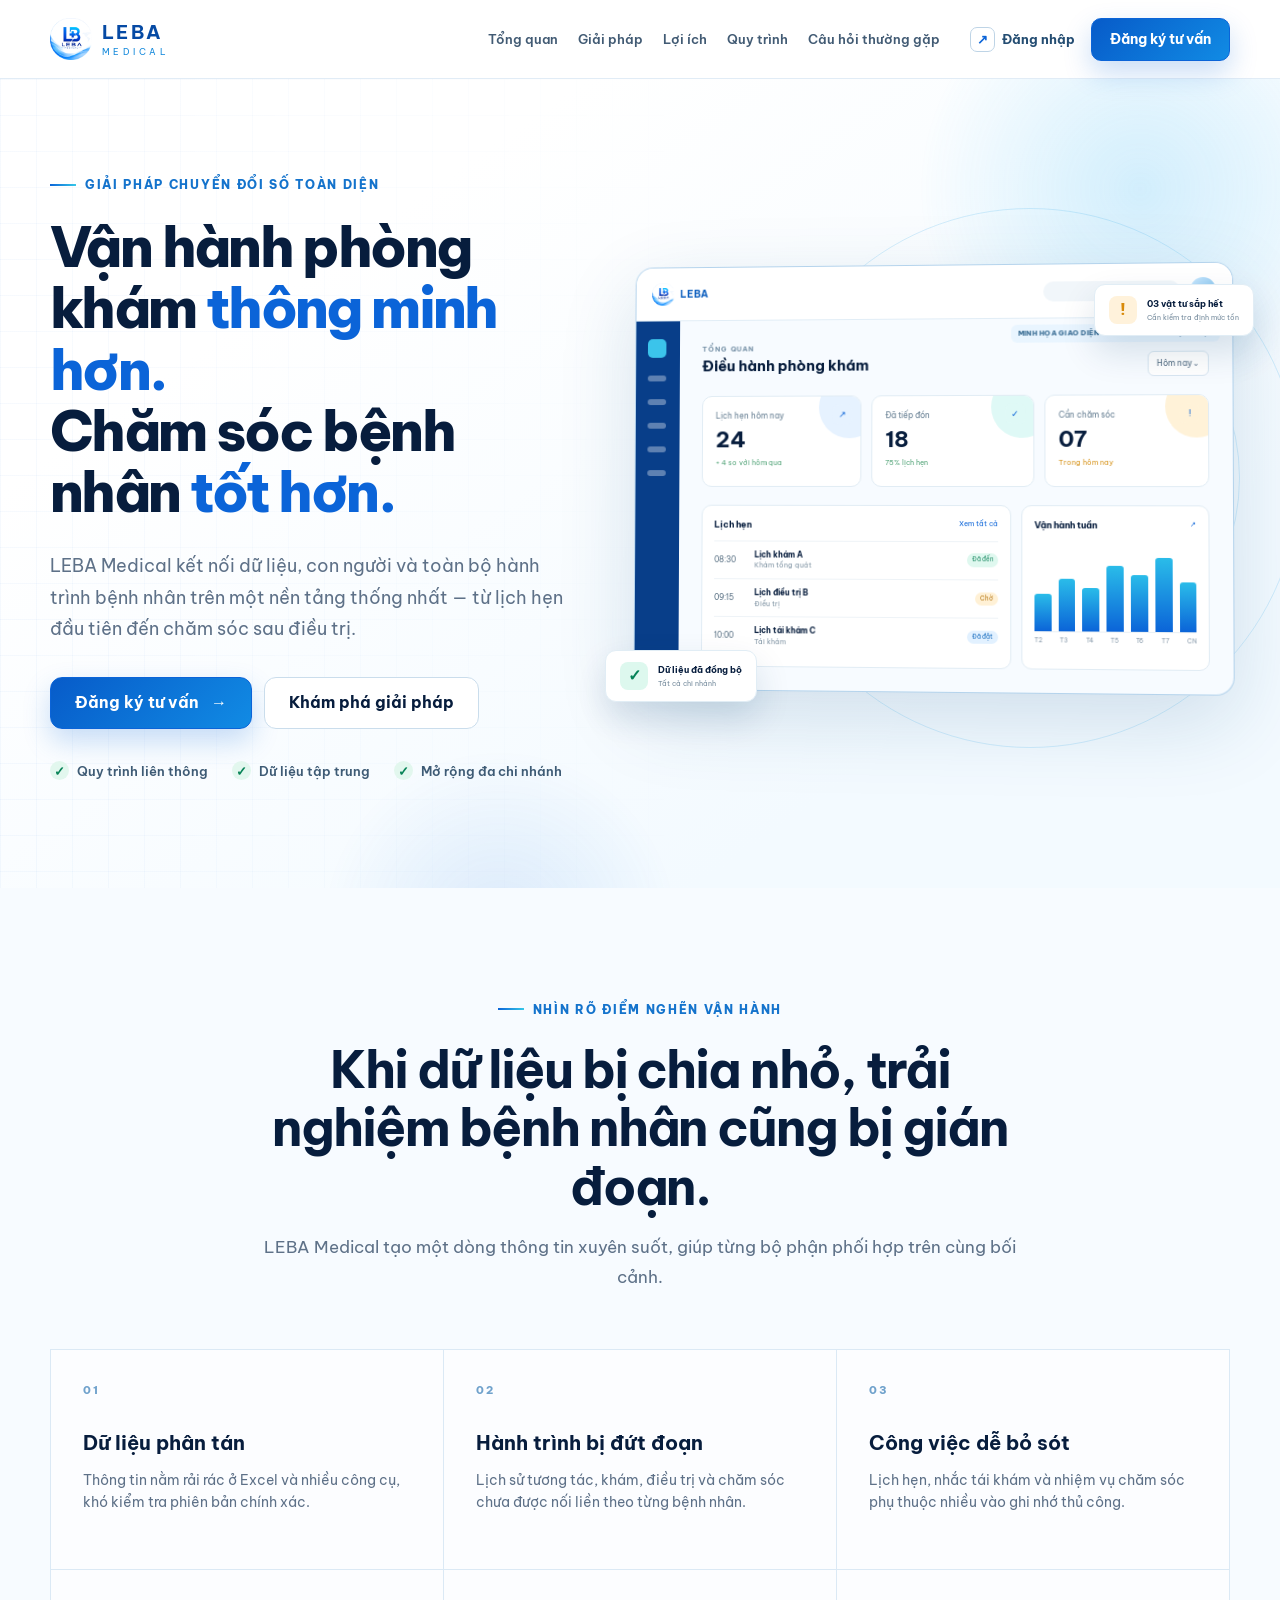
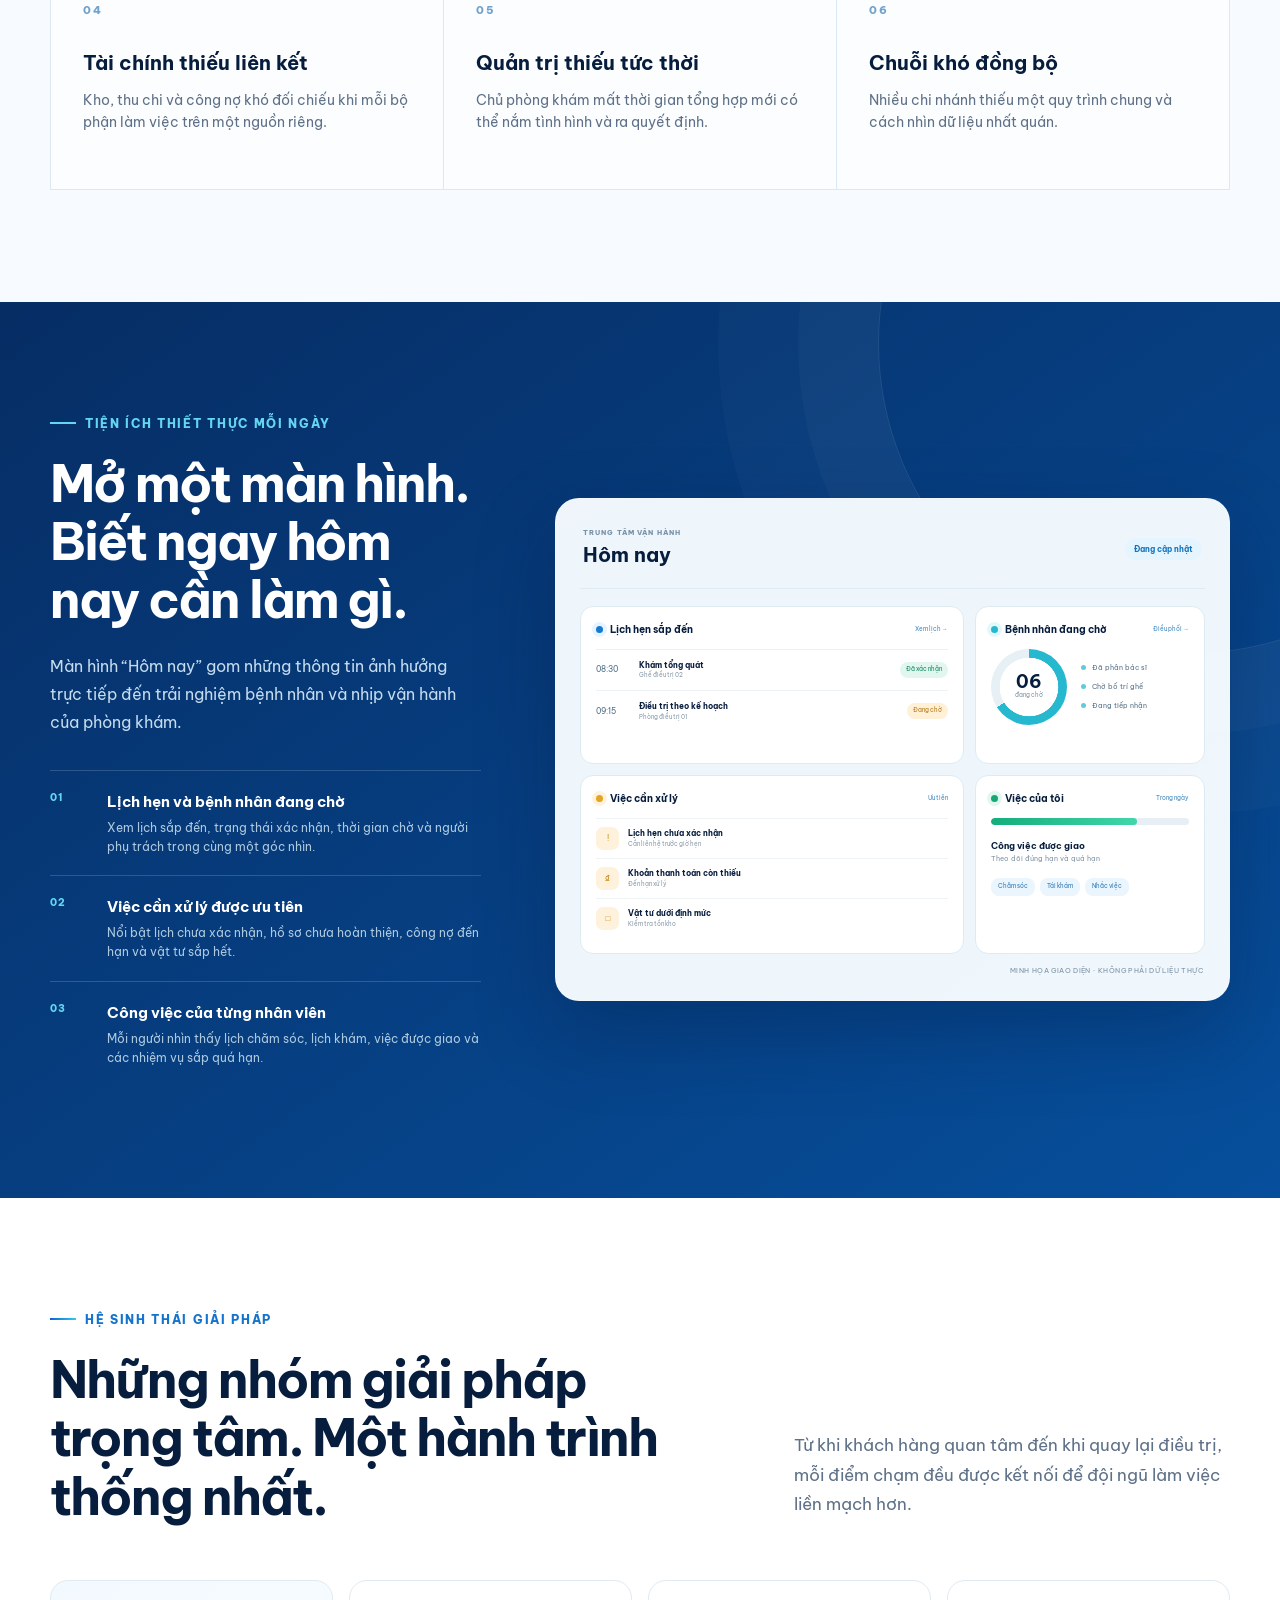
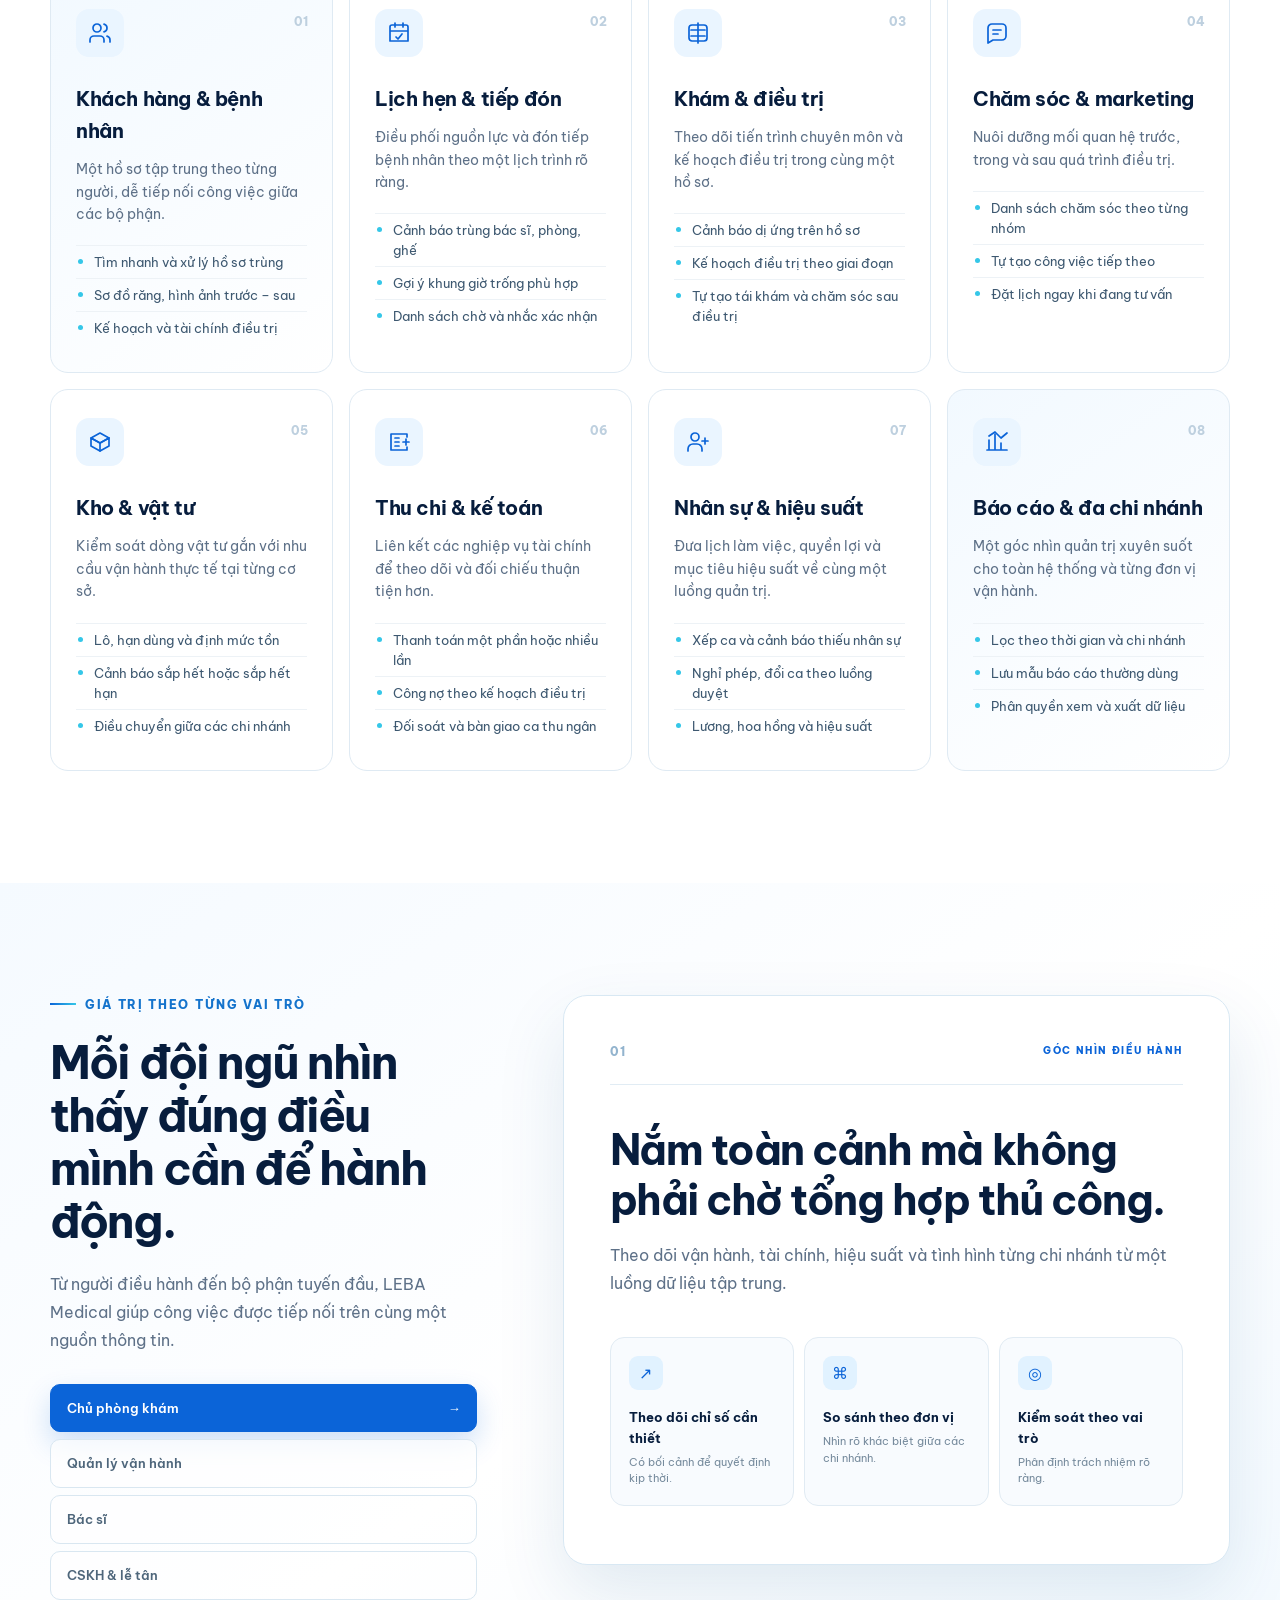
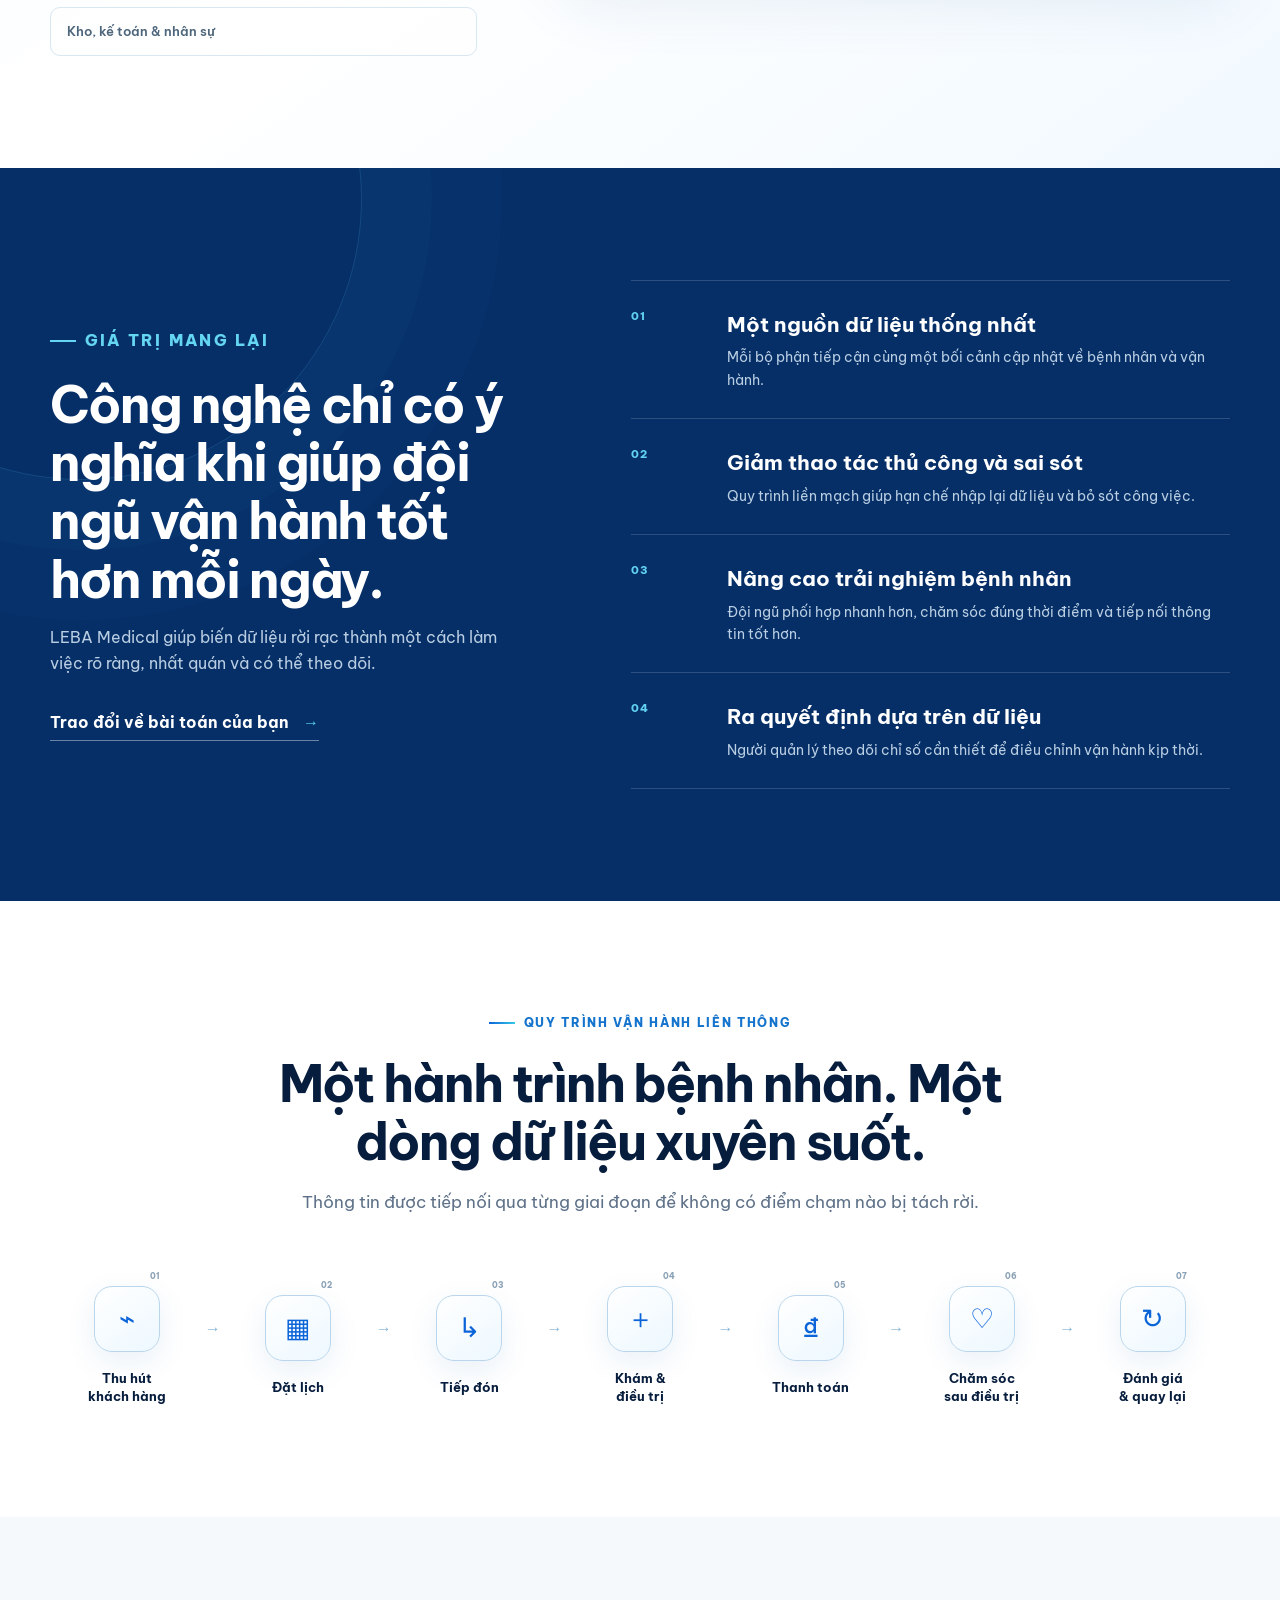
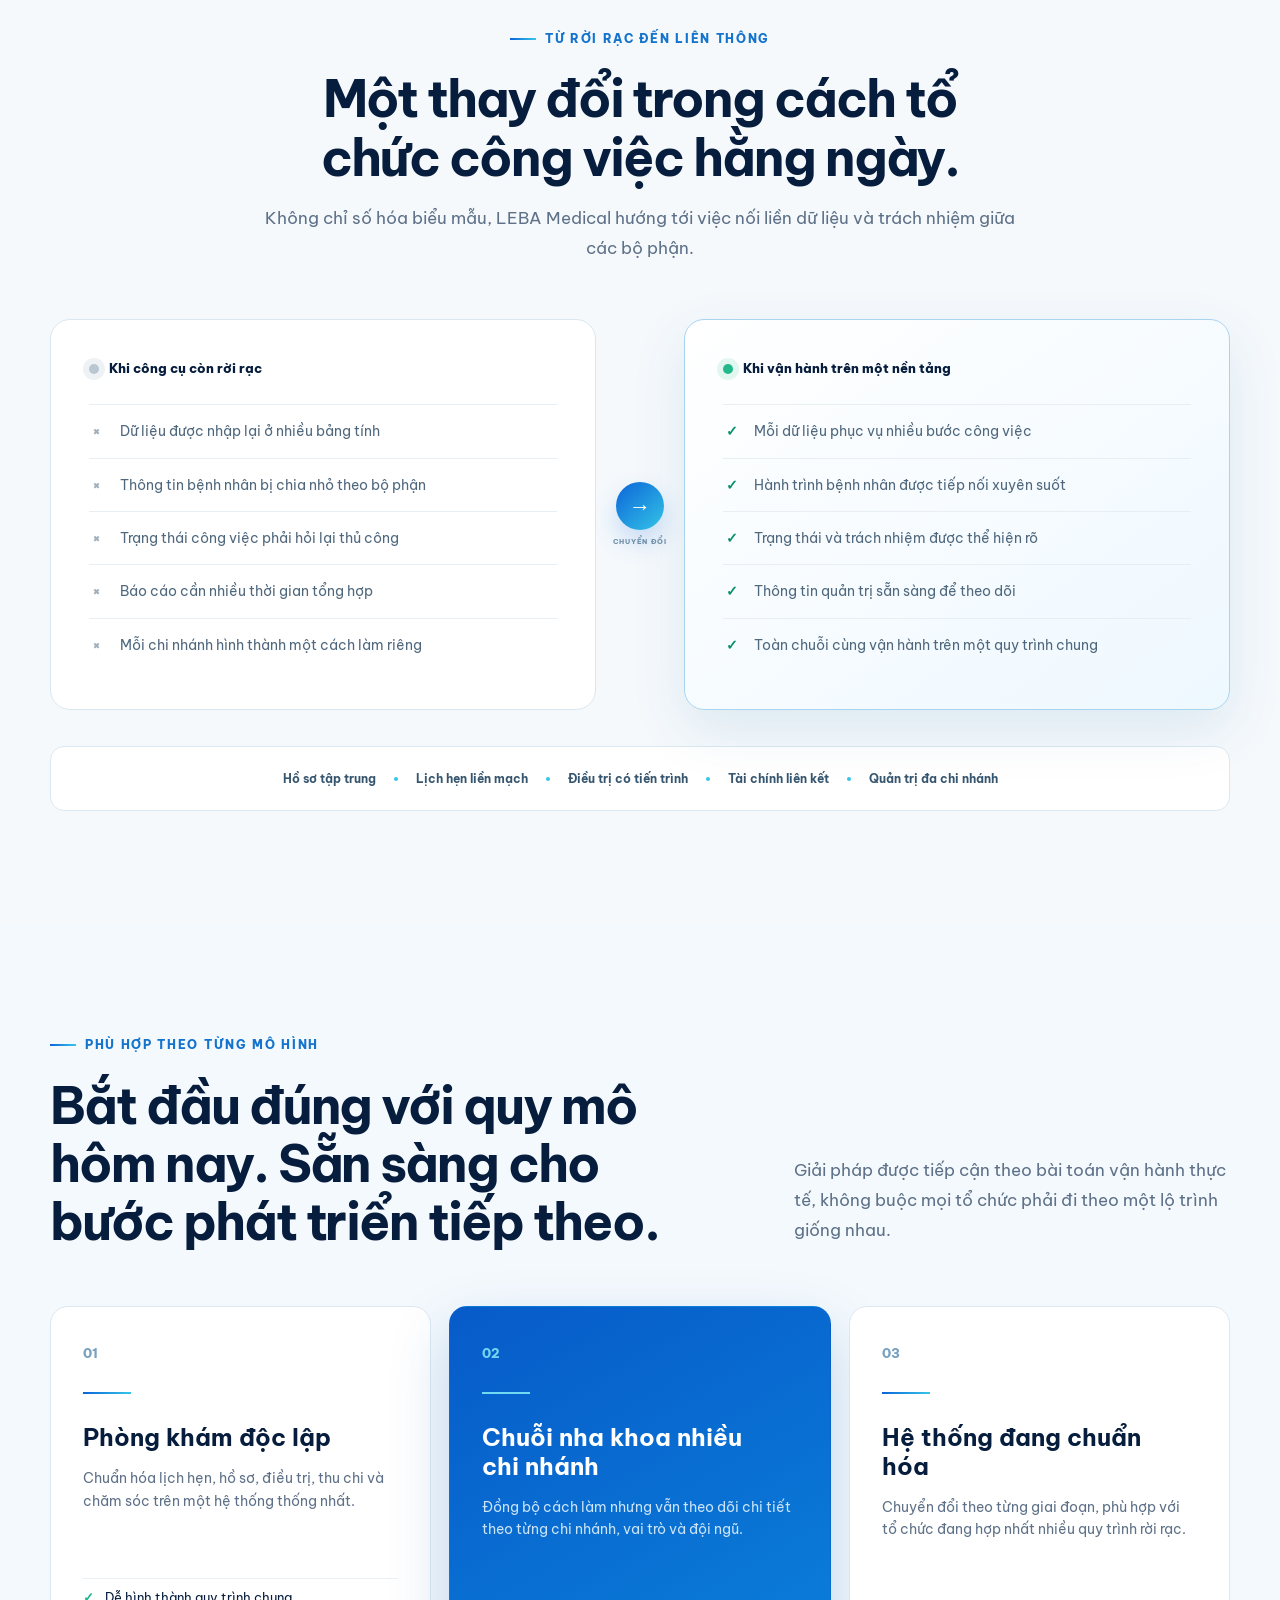
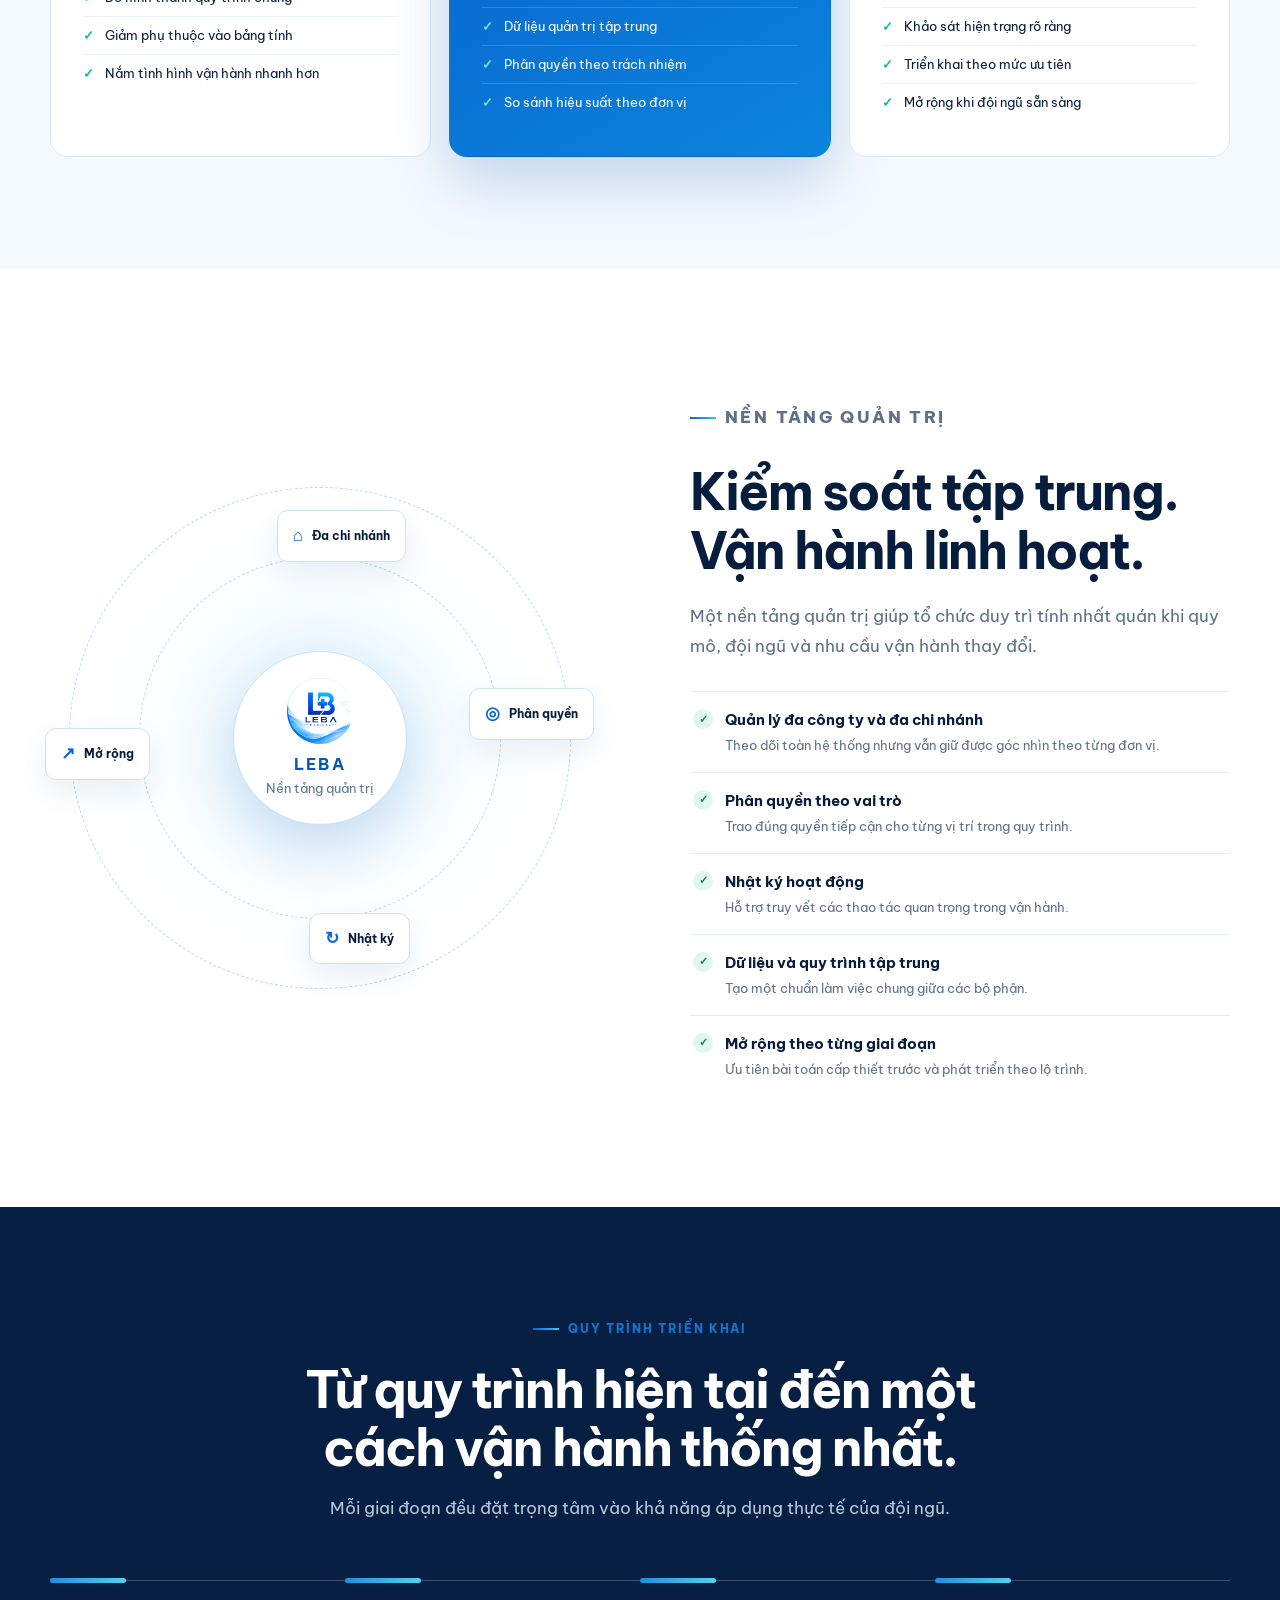
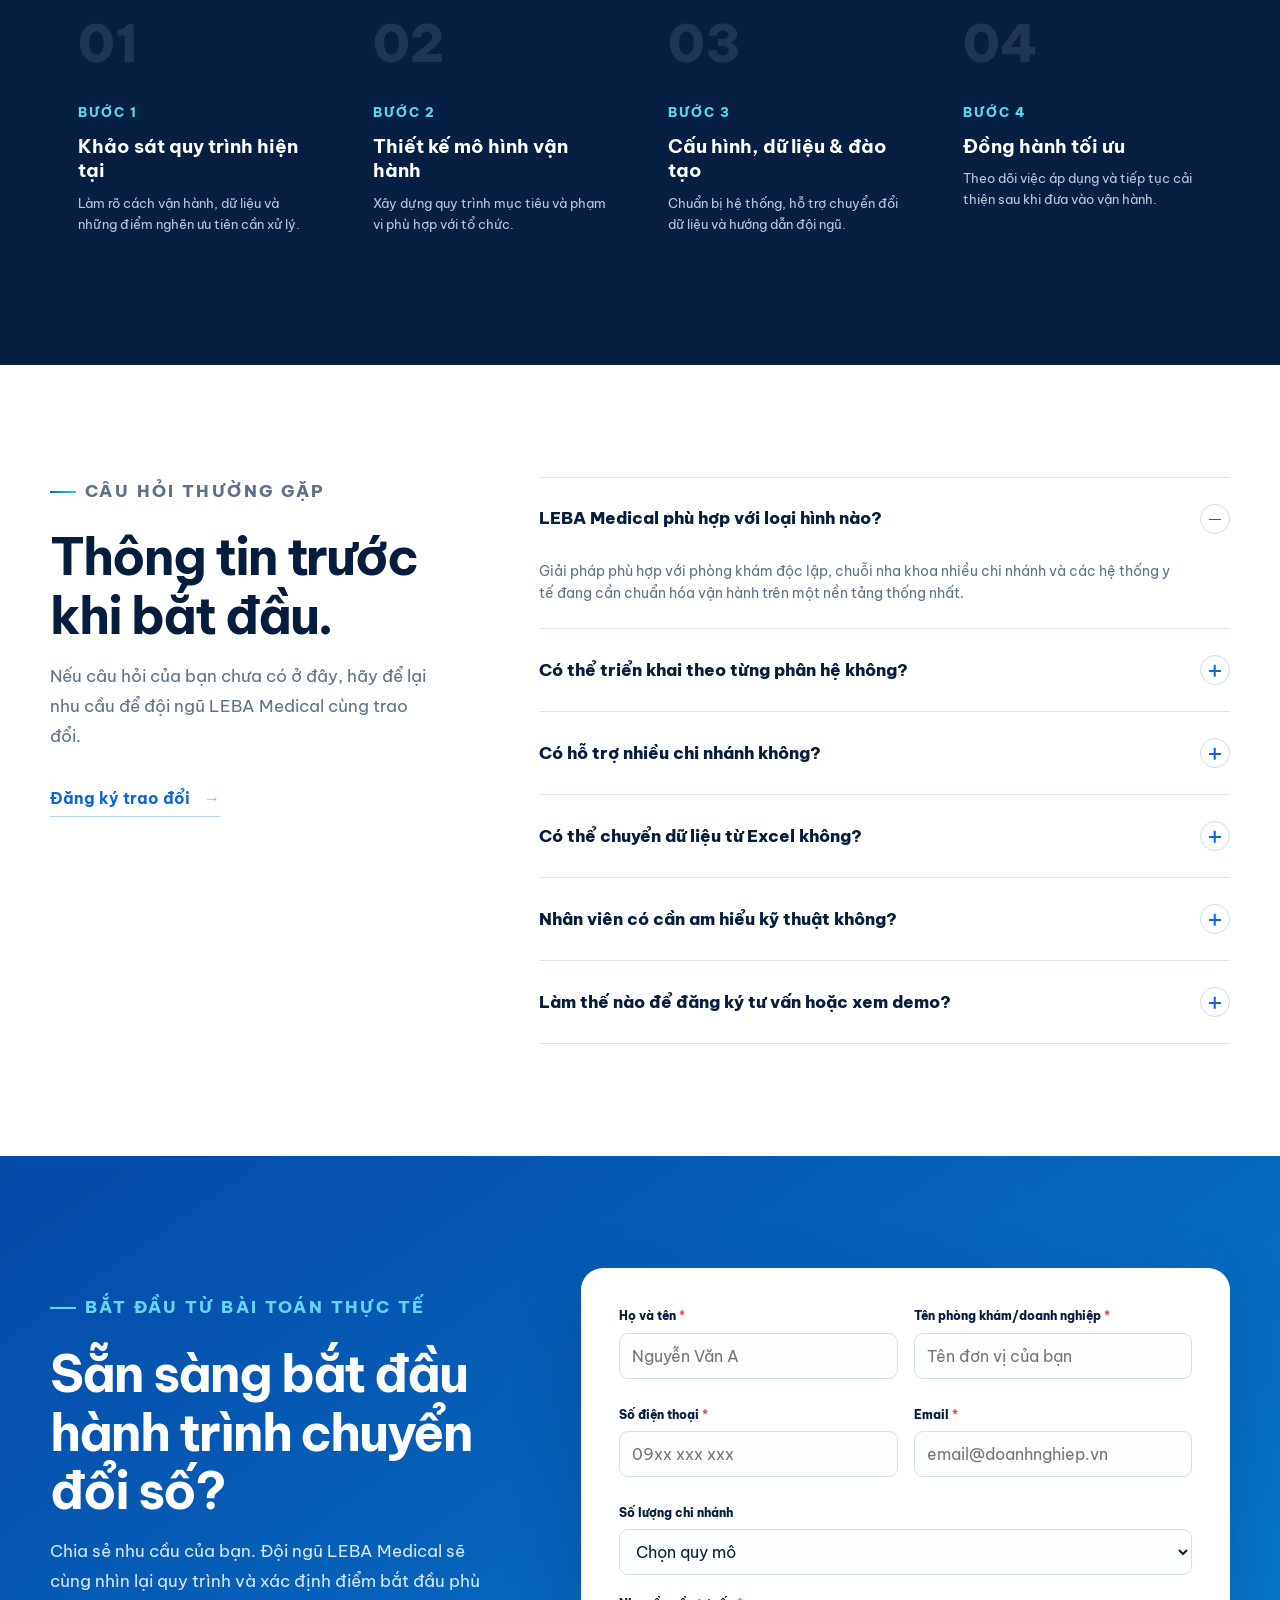
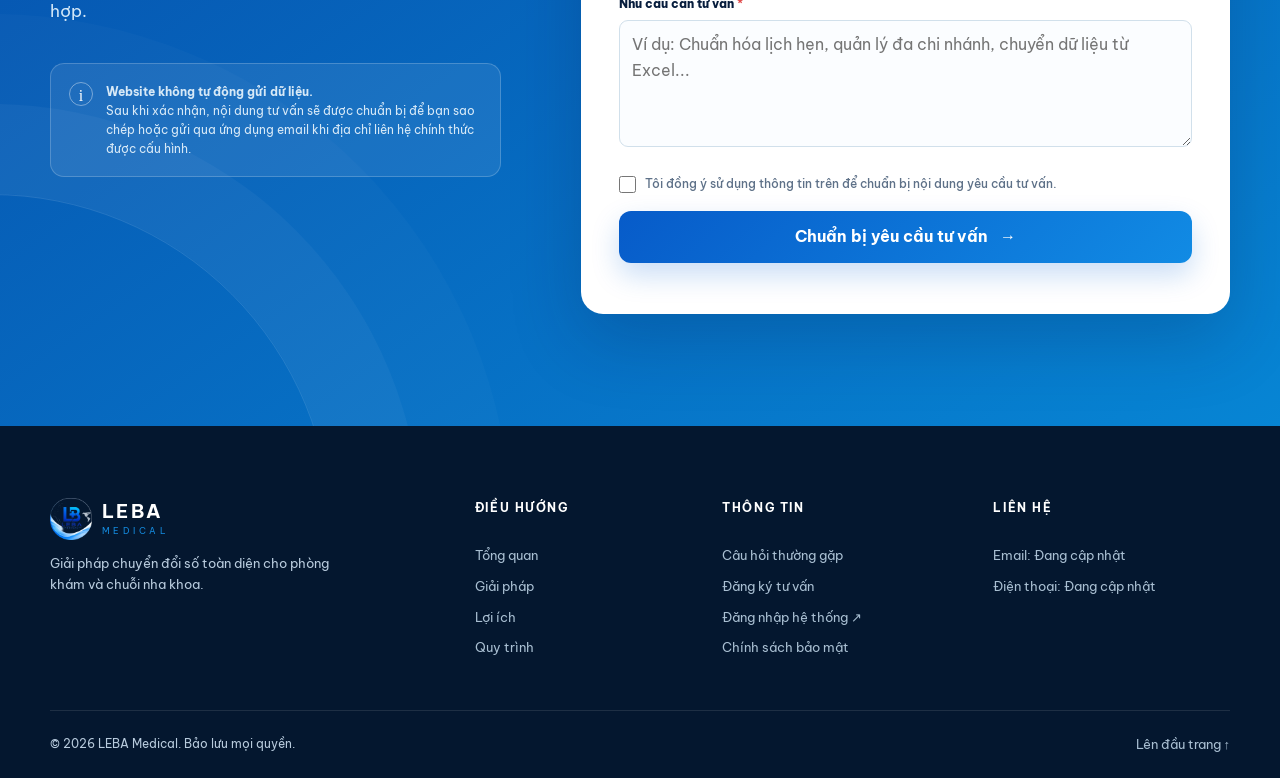
<file: website/index.html>
<!doctype html>
<html lang="vi">
  <head>
    <meta charset="utf-8" />
    <meta name="viewport" content="width=device-width, initial-scale=1" />
    <meta name="description" content="LEBA Medical – Giải pháp chuyển đổi số toàn diện cho phòng khám và chuỗi nha khoa." />
    <title>LEBA Medical | Vận hành phòng khám thông minh hơn</title>
    <link rel="icon" href="assets/leba-medical-logo.png" />
    <link rel="stylesheet" href="styles.css" />
    <script src="script.js" defer></script>
  </head>
  <body>
    <a class="skip-link" href="#main-content">Chuyển đến nội dung chính</a>
    <header class="site-header" id="top">
      <div class="container header-inner">
        <a class="brand" href="#top" aria-label="LEBA Medical - Trang chủ">
          <img src="assets/leba-medical-logo.png" alt="" />
          <span><strong>LEBA</strong><small>MEDICAL</small></span>
        </a>
        <button class="menu-toggle" type="button" aria-expanded="false" aria-controls="primary-nav">
          <span class="sr-only">Mở menu</span><i></i><i></i><i></i>
        </button>
        <nav id="primary-nav" class="primary-nav" aria-label="Điều hướng chính">
          <a href="#tong-quan">Tổng quan</a><a href="#giai-phap">Giải pháp</a><a href="#loi-ich">Lợi ích</a><a href="#quy-trinh">Quy trình</a><a href="#faq">Câu hỏi thường gặp</a>
          <a class="mobile-login" href="https://clinic.lebamedical.com/login">Đăng nhập hệ thống <span aria-hidden="true">↗</span></a>
        </nav>
        <div class="header-actions">
          <a class="login-link" href="https://clinic.lebamedical.com/login"><span class="login-icon" aria-hidden="true">↗</span> Đăng nhập</a>
          <a class="button button-sm header-cta" href="#tu-van">Đăng ký tư vấn</a>
        </div>
      </div>
    </header>

    <main id="main-content">
      <section class="hero" id="tong-quan">
        <div class="hero-glow hero-glow-one"></div><div class="hero-glow hero-glow-two"></div>
        <div class="container hero-grid">
          <div class="hero-copy">
            <p class="eyebrow"><span></span> Giải pháp chuyển đổi số toàn diện</p>
            <h1>Vận hành phòng khám <em>thông minh hơn.</em><br />Chăm sóc bệnh nhân <em>tốt hơn.</em></h1>
            <p class="hero-lead">LEBA Medical kết nối dữ liệu, con người và toàn bộ hành trình bệnh nhân trên một nền tảng thống nhất — từ lịch hẹn đầu tiên đến chăm sóc sau điều trị.</p>
            <div class="hero-actions">
              <a class="button" href="#tu-van">Đăng ký tư vấn <span aria-hidden="true">→</span></a>
              <a class="button button-ghost" href="#giai-phap">Khám phá giải pháp</a>
            </div>
            <div class="hero-proof" aria-label="Đặc điểm nền tảng">
              <span><i>✓</i> Quy trình liên thông</span><span><i>✓</i> Dữ liệu tập trung</span><span><i>✓</i> Mở rộng đa chi nhánh</span>
            </div>
          </div>
          <div class="dashboard-wrap" aria-label="Minh họa bảng điều hành LEBA Medical">
            <div class="dashboard-orbit orbit-one"></div><div class="dashboard-orbit orbit-two"></div>
            <div class="dashboard">
              <span class="demo-label">Minh họa giao diện · Không phải dữ liệu thực</span>
              <div class="dash-topbar">
                <div class="dash-brand"><img src="assets/leba-medical-logo.png" alt="" /><b>LEBA</b></div>
                <div class="dash-search"></div><div class="dash-user"></div>
              </div>
              <div class="dash-body">
                <aside><b></b><i></i><i></i><i></i><i></i><i></i></aside>
                <div class="dash-content">
                  <div class="dash-title"><span><small>TỔNG QUAN</small><strong>Điều hành phòng khám</strong></span><button>Hôm nay⌄</button></div>
                  <div class="dash-metrics">
                    <article class="metric blue"><span class="metric-icon">↗</span><small>Lịch hẹn hôm nay</small><strong>24</strong><i>+ 4 so với hôm qua</i></article>
                    <article class="metric cyan"><span class="metric-icon">✓</span><small>Đã tiếp đón</small><strong>18</strong><i>75% lịch hẹn</i></article>
                    <article class="metric amber"><span class="metric-icon">!</span><small>Cần chăm sóc</small><strong>07</strong><i>Trong hôm nay</i></article>
                  </div>
                  <div class="dash-lower">
                    <article class="schedule"><div class="card-head"><b>Lịch hẹn</b><a> Xem tất cả</a></div><div class="appt"><time>08:30</time><span><b>Lịch khám A</b><small>Khám tổng quát</small></span><em>Đã đến</em></div><div class="appt"><time>09:15</time><span><b>Lịch điều trị B</b><small>Điều trị</small></span><em class="wait">Chờ</em></div><div class="appt"><time>10:00</time><span><b>Lịch tái khám C</b><small>Tái khám</small></span><em class="booked">Đã đặt</em></div></article>
                    <article class="chart"><div class="card-head"><b>Vận hành tuần</b><a>↗</a></div><div class="bars"><i style="--h:46%"></i><i style="--h:65%"></i><i style="--h:54%"></i><i style="--h:82%"></i><i style="--h:70%"></i><i style="--h:92%"></i><i style="--h:62%"></i></div><div class="bar-labels"><span>T2</span><span>T3</span><span>T4</span><span>T5</span><span>T6</span><span>T7</span><span>CN</span></div></article>
                  </div>
                </div>
              </div>
            </div>
            <div class="floating-card alert-card"><span>!</span><div><b>03 vật tư sắp hết</b><small>Cần kiểm tra định mức tồn</small></div></div>
            <div class="floating-card sync-card"><span>✓</span><div><b>Dữ liệu đã đồng bộ</b><small>Tất cả chi nhánh</small></div></div>
          </div>
        </div>
      </section>
      <section class="problem-section section" aria-labelledby="problem-title">
        <div class="container">
          <div class="section-heading centered">
            <p class="eyebrow"><span></span> Nhìn rõ điểm nghẽn vận hành</p>
            <h2 id="problem-title">Khi dữ liệu bị chia nhỏ, trải nghiệm bệnh nhân cũng bị gián đoạn.</h2>
            <p>LEBA Medical tạo một dòng thông tin xuyên suốt, giúp từng bộ phận phối hợp trên cùng bối cảnh.</p>
          </div>
          <div class="problem-grid">
            <article><span>01</span><h3>Dữ liệu phân tán</h3><p>Thông tin nằm rải rác ở Excel và nhiều công cụ, khó kiểm tra phiên bản chính xác.</p></article>
            <article><span>02</span><h3>Hành trình bị đứt đoạn</h3><p>Lịch sử tương tác, khám, điều trị và chăm sóc chưa được nối liền theo từng bệnh nhân.</p></article>
            <article><span>03</span><h3>Công việc dễ bỏ sót</h3><p>Lịch hẹn, nhắc tái khám và nhiệm vụ chăm sóc phụ thuộc nhiều vào ghi nhớ thủ công.</p></article>
            <article><span>04</span><h3>Tài chính thiếu liên kết</h3><p>Kho, thu chi và công nợ khó đối chiếu khi mỗi bộ phận làm việc trên một nguồn riêng.</p></article>
            <article><span>05</span><h3>Quản trị thiếu tức thời</h3><p>Chủ phòng khám mất thời gian tổng hợp mới có thể nắm tình hình và ra quyết định.</p></article>
            <article><span>06</span><h3>Chuỗi khó đồng bộ</h3><p>Nhiều chi nhánh thiếu một quy trình chung và cách nhìn dữ liệu nhất quán.</p></article>
          </div>
        </div>
      </section>

      <section class="daily-hub section" aria-labelledby="daily-title">
        <div class="container daily-layout">
          <div class="daily-copy">
            <p class="eyebrow light"><span></span> Tiện ích thiết thực mỗi ngày</p>
            <h2 id="daily-title">Mở một màn hình. Biết ngay hôm nay cần làm gì.</h2>
            <p>Màn hình “Hôm nay” gom những thông tin ảnh hưởng trực tiếp đến trải nghiệm bệnh nhân và nhịp vận hành của phòng khám.</p>
            <div class="daily-points">
              <article><span>01</span><div><h3>Lịch hẹn và bệnh nhân đang chờ</h3><p>Xem lịch sắp đến, trạng thái xác nhận, thời gian chờ và người phụ trách trong cùng một góc nhìn.</p></div></article>
              <article><span>02</span><div><h3>Việc cần xử lý được ưu tiên</h3><p>Nổi bật lịch chưa xác nhận, hồ sơ chưa hoàn thiện, công nợ đến hạn và vật tư sắp hết.</p></div></article>
              <article><span>03</span><div><h3>Công việc của từng nhân viên</h3><p>Mỗi người nhìn thấy lịch chăm sóc, lịch khám, việc được giao và các nhiệm vụ sắp quá hạn.</p></div></article>
            </div>
          </div>
          <div class="today-board" aria-label="Minh họa màn hình công việc hôm nay">
            <div class="board-header"><div><small>TRUNG TÂM VẬN HÀNH</small><strong>Hôm nay</strong></div><span>Đang cập nhật</span></div>
            <div class="board-grid">
              <article class="board-card appointment-card"><div class="board-card-title"><span class="board-dot blue-dot"></span><b>Lịch hẹn sắp đến</b><small>Xem lịch →</small></div><div class="mini-row"><time>08:30</time><span><b>Khám tổng quát</b><small>Ghế điều trị 02</small></span><em>Đã xác nhận</em></div><div class="mini-row"><time>09:15</time><span><b>Điều trị theo kế hoạch</b><small>Phòng điều trị 01</small></span><em class="waiting">Đang chờ</em></div></article>
              <article class="board-card queue-card"><div class="board-card-title"><span class="board-dot cyan-dot"></span><b>Bệnh nhân đang chờ</b><small>Điều phối →</small></div><div class="queue-status"><div class="queue-ring"><b>06</b><small>đang chờ</small></div><ul><li><span></span>Đã phân bác sĩ</li><li><span></span>Chờ bố trí ghế</li><li><span></span>Đang tiếp nhận</li></ul></div></article>
              <article class="board-card action-card"><div class="board-card-title"><span class="board-dot amber-dot"></span><b>Việc cần xử lý</b><small>Ưu tiên</small></div><ul class="action-list"><li><i>!</i><span><b>Lịch hẹn chưa xác nhận</b><small>Cần liên hệ trước giờ hẹn</small></span></li><li><i>₫</i><span><b>Khoản thanh toán còn thiếu</b><small>Đến hạn xử lý</small></span></li><li><i>□</i><span><b>Vật tư dưới định mức</b><small>Kiểm tra tồn kho</small></span></li></ul></article>
              <article class="board-card my-work-card"><div class="board-card-title"><span class="board-dot green-dot"></span><b>Việc của tôi</b><small>Trong ngày</small></div><div class="task-progress"><span style="--progress:74%"></span></div><div class="task-meta"><b>Công việc được giao</b><small>Theo dõi đúng hạn và quá hạn</small></div><div class="task-tags"><span>Chăm sóc</span><span>Tái khám</span><span>Nhắc việc</span></div></article>
            </div>
            <p class="board-caption">Minh họa giao diện · Không phải dữ liệu thực</p>
          </div>
        </div>
      </section>

      <section class="solutions section" id="giai-phap" aria-labelledby="solutions-title">
        <div class="container">
          <div class="section-intro split-heading">
            <div><p class="eyebrow"><span></span> Hệ sinh thái giải pháp</p><h2 id="solutions-title">Những nhóm giải pháp trọng tâm. Một hành trình thống nhất.</h2></div>
            <p>Từ khi khách hàng quan tâm đến khi quay lại điều trị, mỗi điểm chạm đều được kết nối để đội ngũ làm việc liền mạch hơn.</p>
          </div>
          <div class="solution-grid">
            <article class="solution-card featured">
              <div class="icon-box"><svg viewBox="0 0 24 24" aria-hidden="true"><path d="M16 21v-2a4 4 0 0 0-4-4H6a4 4 0 0 0-4 4v2M9 11a4 4 0 1 0 0-8 4 4 0 0 0 0 8M22 21v-2a4 4 0 0 0-3-3.87M16 3.13a4 4 0 0 1 0 7.75"/></svg></div>
              <span class="card-index">01</span><h3>Khách hàng &amp; bệnh nhân</h3><p>Một hồ sơ tập trung theo từng người, dễ tiếp nối công việc giữa các bộ phận.</p>
              <ul><li>Tìm nhanh và xử lý hồ sơ trùng</li><li>Sơ đồ răng, hình ảnh trước – sau</li><li>Kế hoạch và tài chính điều trị</li></ul>
            </article>
            <article class="solution-card">
              <div class="icon-box"><svg viewBox="0 0 24 24" aria-hidden="true"><path d="M8 2v4M16 2v4M3 10h18M5 4h14a2 2 0 0 1 2 2v14H3V6a2 2 0 0 1 2-2Z"/><path d="m9 16 2 2 4-5"/></svg></div>
              <span class="card-index">02</span><h3>Lịch hẹn &amp; tiếp đón</h3><p>Điều phối nguồn lực và đón tiếp bệnh nhân theo một lịch trình rõ ràng.</p>
              <ul><li>Cảnh báo trùng bác sĩ, phòng, ghế</li><li>Gợi ý khung giờ trống phù hợp</li><li>Danh sách chờ và nhắc xác nhận</li></ul>
            </article>
            <article class="solution-card">
              <div class="icon-box"><svg viewBox="0 0 24 24" aria-hidden="true"><path d="M12 2v20M5 9h14M5 15h14"/><rect x="3" y="4" width="18" height="16" rx="3"/></svg></div>
              <span class="card-index">03</span><h3>Khám &amp; điều trị</h3><p>Theo dõi tiến trình chuyên môn và kế hoạch điều trị trong cùng một hồ sơ.</p>
              <ul><li>Cảnh báo dị ứng trên hồ sơ</li><li>Kế hoạch điều trị theo giai đoạn</li><li>Tự tạo tái khám và chăm sóc sau điều trị</li></ul>
            </article>
            <article class="solution-card">
              <div class="icon-box"><svg viewBox="0 0 24 24" aria-hidden="true"><path d="M21 15a4 4 0 0 1-4 4H8l-5 3V7a4 4 0 0 1 4-4h10a4 4 0 0 1 4 4Z"/><path d="M8 9h8M8 13h5"/></svg></div>
              <span class="card-index">04</span><h3>Chăm sóc &amp; marketing</h3><p>Nuôi dưỡng mối quan hệ trước, trong và sau quá trình điều trị.</p>
              <ul><li>Danh sách chăm sóc theo từng nhóm</li><li>Tự tạo công việc tiếp theo</li><li>Đặt lịch ngay khi đang tư vấn</li></ul>
            </article>
            <article class="solution-card">
              <div class="icon-box"><svg viewBox="0 0 24 24" aria-hidden="true"><path d="m21 8-9 5-9-5 9-5 9 5Z"/><path d="m3 8 9 5 9-5v8l-9 5-9-5Z"/><path d="M12 13v8"/></svg></div>
              <span class="card-index">05</span><h3>Kho &amp; vật tư</h3><p>Kiểm soát dòng vật tư gắn với nhu cầu vận hành thực tế tại từng cơ sở.</p>
              <ul><li>Lô, hạn dùng và định mức tồn</li><li>Cảnh báo sắp hết hoặc sắp hết hạn</li><li>Điều chuyển giữa các chi nhánh</li></ul>
            </article>
            <article class="solution-card">
              <div class="icon-box"><svg viewBox="0 0 24 24" aria-hidden="true"><path d="M20 7V4H4v16h16v-3"/><path d="M16 12h6M19 9v6M8 8h4M8 12h4M8 16h4"/></svg></div>
              <span class="card-index">06</span><h3>Thu chi &amp; kế toán</h3><p>Liên kết các nghiệp vụ tài chính để theo dõi và đối chiếu thuận tiện hơn.</p>
              <ul><li>Thanh toán một phần hoặc nhiều lần</li><li>Công nợ theo kế hoạch điều trị</li><li>Đối soát và bàn giao ca thu ngân</li></ul>
            </article>
            <article class="solution-card">
              <div class="icon-box"><svg viewBox="0 0 24 24" aria-hidden="true"><circle cx="9" cy="7" r="4"/><path d="M2 21v-2a5 5 0 0 1 5-5h4a5 5 0 0 1 5 5v2M19 8v6M16 11h6"/></svg></div>
              <span class="card-index">07</span><h3>Nhân sự &amp; hiệu suất</h3><p>Đưa lịch làm việc, quyền lợi và mục tiêu hiệu suất về cùng một luồng quản trị.</p>
              <ul><li>Xếp ca và cảnh báo thiếu nhân sự</li><li>Nghỉ phép, đổi ca theo luồng duyệt</li><li>Lương, hoa hồng và hiệu suất</li></ul>
            </article>
            <article class="solution-card featured">
              <div class="icon-box"><svg viewBox="0 0 24 24" aria-hidden="true"><path d="M4 20V10M10 20V4M16 20v-7M22 20H2"/><path d="m4 6 6-4 6 6 6-5"/></svg></div>
              <span class="card-index">08</span><h3>Báo cáo &amp; đa chi nhánh</h3><p>Một góc nhìn quản trị xuyên suốt cho toàn hệ thống và từng đơn vị vận hành.</p>
              <ul><li>Lọc theo thời gian và chi nhánh</li><li>Lưu mẫu báo cáo thường dùng</li><li>Phân quyền xem và xuất dữ liệu</li></ul>
            </article>
          </div>
        </div>
      </section>

      <section class="role-section section" aria-labelledby="role-title">
        <div class="container role-layout">
          <div class="role-intro">
            <p class="eyebrow"><span></span> Giá trị theo từng vai trò</p>
            <h2 id="role-title">Mỗi đội ngũ nhìn thấy đúng điều mình cần để hành động.</h2>
            <p>Từ người điều hành đến bộ phận tuyến đầu, LEBA Medical giúp công việc được tiếp nối trên cùng một nguồn thông tin.</p>
            <div class="role-tabs" role="tablist" aria-label="Chọn vai trò">
              <button id="role-owner-tab" role="tab" aria-selected="true" aria-controls="role-owner">Chủ phòng khám</button>
              <button id="role-manager-tab" role="tab" aria-selected="false" aria-controls="role-manager" tabindex="-1">Quản lý vận hành</button>
              <button id="role-doctor-tab" role="tab" aria-selected="false" aria-controls="role-doctor" tabindex="-1">Bác sĩ</button>
              <button id="role-care-tab" role="tab" aria-selected="false" aria-controls="role-care" tabindex="-1">CSKH &amp; lễ tân</button>
              <button id="role-backoffice-tab" role="tab" aria-selected="false" aria-controls="role-backoffice" tabindex="-1">Kho, kế toán &amp; nhân sự</button>
            </div>
          </div>
          <div class="role-panels">
            <article id="role-owner" role="tabpanel" aria-labelledby="role-owner-tab">
              <div class="panel-top"><span>01</span><p>GÓC NHÌN ĐIỀU HÀNH</p></div><h3>Nắm toàn cảnh mà không phải chờ tổng hợp thủ công.</h3><p class="panel-lead">Theo dõi vận hành, tài chính, hiệu suất và tình hình từng chi nhánh từ một luồng dữ liệu tập trung.</p><div class="panel-benefits"><div><i>↗</i><b>Theo dõi chỉ số cần thiết</b><small>Có bối cảnh để quyết định kịp thời.</small></div><div><i>⌘</i><b>So sánh theo đơn vị</b><small>Nhìn rõ khác biệt giữa các chi nhánh.</small></div><div><i>◎</i><b>Kiểm soát theo vai trò</b><small>Phân định trách nhiệm rõ ràng.</small></div></div>
            </article>
            <article id="role-manager" role="tabpanel" aria-labelledby="role-manager-tab" hidden>
              <div class="panel-top"><span>02</span><p>GÓC NHÌN VẬN HÀNH</p></div><h3>Điều phối lịch, nguồn lực và công việc theo một quy trình chung.</h3><p class="panel-lead">Giảm thời gian theo dõi rời rạc và giúp các bộ phận phối hợp trên trạng thái công việc cập nhật.</p><div class="panel-benefits"><div><i>▦</i><b>Lịch trình rõ ràng</b><small>Điều phối bác sĩ, phòng và ghế.</small></div><div><i>✓</i><b>Giảm việc bỏ sót</b><small>Theo dõi nhiệm vụ theo tiến trình.</small></div><div><i>↻</i><b>Quy trình nhất quán</b><small>Áp dụng chung giữa các cơ sở.</small></div></div>
            </article>
            <article id="role-doctor" role="tabpanel" aria-labelledby="role-doctor-tab" hidden>
              <div class="panel-top"><span>03</span><p>GÓC NHÌN CHUYÊN MÔN</p></div><h3>Tiếp cận thông tin điều trị có hệ thống và liền mạch.</h3><p class="panel-lead">Hồ sơ, chẩn đoán, thủ thuật, hình ảnh, labo và tiến trình điều trị được đặt trong cùng bối cảnh.</p><div class="panel-benefits"><div><i>＋</i><b>Hồ sơ xuyên suốt</b><small>Tiếp nối lịch sử điều trị thuận tiện.</small></div><div><i>⌁</i><b>Tiến trình rõ ràng</b><small>Theo dõi các giai đoạn chuyên môn.</small></div><div><i>□</i><b>Thông tin tập trung</b><small>Giảm tìm kiếm trên nhiều nguồn.</small></div></div>
            </article>
            <article id="role-care" role="tabpanel" aria-labelledby="role-care-tab" hidden>
              <div class="panel-top"><span>04</span><p>GÓC NHÌN TUYẾN ĐẦU</p></div><h3>Chăm sóc đúng người, đúng thời điểm và đúng bối cảnh.</h3><p class="panel-lead">Từ tiếp nhận lead, đặt lịch, check-in đến nhắc tái khám và phản hồi sau điều trị.</p><div class="panel-benefits"><div><i>♡</i><b>Hiểu hành trình bệnh nhân</b><small>Nắm lịch sử tương tác trước khi liên hệ.</small></div><div><i>◷</i><b>Nhắc việc đúng lúc</b><small>Giảm phụ thuộc vào ghi nhớ cá nhân.</small></div><div><i>↗</i><b>Phản hồi có tiếp nối</b><small>Theo dõi đánh giá và khiếu nại.</small></div></div>
            </article>
            <article id="role-backoffice" role="tabpanel" aria-labelledby="role-backoffice-tab" hidden>
              <div class="panel-top"><span>05</span><p>GÓC NHÌN HẬU CẦN</p></div><h3>Kết nối nguồn lực, vật tư và dòng tiền với hoạt động thực tế.</h3><p class="panel-lead">Kho, thu chi, công nợ, chấm công, lương, hoa hồng và KPI cùng phục vụ một mô hình quản trị.</p><div class="panel-benefits"><div><i>◇</i><b>Đối chiếu thuận tiện</b><small>Giảm dữ liệu tách biệt giữa các bộ phận.</small></div><div><i>₫</i><b>Dòng tiền rõ ràng</b><small>Theo dõi thu chi và công nợ.</small></div><div><i>◎</i><b>Hiệu suất có cơ sở</b><small>Kết nối lịch làm việc và mục tiêu.</small></div></div>
            </article>
          </div>
        </div>
      </section>

      <section class="values section" id="loi-ich" aria-labelledby="values-title">
        <div class="container values-layout">
          <div class="values-copy">
            <p class="eyebrow light"><span></span> Giá trị mang lại</p>
            <h2 id="values-title">Công nghệ chỉ có ý nghĩa khi giúp đội ngũ vận hành tốt hơn mỗi ngày.</h2>
            <p>LEBA Medical giúp biến dữ liệu rời rạc thành một cách làm việc rõ ràng, nhất quán và có thể theo dõi.</p>
            <a class="text-link" href="#tu-van">Trao đổi về bài toán của bạn <span>→</span></a>
          </div>
          <div class="value-list">
            <article><span>01</span><div><h3>Một nguồn dữ liệu thống nhất</h3><p>Mỗi bộ phận tiếp cận cùng một bối cảnh cập nhật về bệnh nhân và vận hành.</p></div></article>
            <article><span>02</span><div><h3>Giảm thao tác thủ công và sai sót</h3><p>Quy trình liền mạch giúp hạn chế nhập lại dữ liệu và bỏ sót công việc.</p></div></article>
            <article><span>03</span><div><h3>Nâng cao trải nghiệm bệnh nhân</h3><p>Đội ngũ phối hợp nhanh hơn, chăm sóc đúng thời điểm và tiếp nối thông tin tốt hơn.</p></div></article>
            <article><span>04</span><div><h3>Ra quyết định dựa trên dữ liệu</h3><p>Người quản lý theo dõi chỉ số cần thiết để điều chỉnh vận hành kịp thời.</p></div></article>
          </div>
        </div>
      </section>

      <section class="journey section" id="quy-trinh" aria-labelledby="journey-title">
        <div class="container">
          <div class="section-heading centered"><p class="eyebrow"><span></span> Quy trình vận hành liên thông</p><h2 id="journey-title">Một hành trình bệnh nhân. Một dòng dữ liệu xuyên suốt.</h2><p>Thông tin được tiếp nối qua từng giai đoạn để không có điểm chạm nào bị tách rời.</p></div>
          <div class="journey-flow" aria-label="Quy trình từ thu hút khách hàng đến quay lại">
            <article><span>01</span><div class="flow-icon">⌁</div><h3>Thu hút<br />khách hàng</h3></article><i>→</i>
            <article><span>02</span><div class="flow-icon">▦</div><h3>Đặt lịch</h3></article><i>→</i>
            <article><span>03</span><div class="flow-icon">↳</div><h3>Tiếp đón</h3></article><i>→</i>
            <article><span>04</span><div class="flow-icon">＋</div><h3>Khám &amp;<br />điều trị</h3></article><i>→</i>
            <article><span>05</span><div class="flow-icon">₫</div><h3>Thanh toán</h3></article><i>→</i>
            <article><span>06</span><div class="flow-icon">♡</div><h3>Chăm sóc<br />sau điều trị</h3></article><i>→</i>
            <article><span>07</span><div class="flow-icon">↻</div><h3>Đánh giá<br />&amp; quay lại</h3></article>
          </div>
        </div>
      </section>

      <section class="connected-section section" aria-labelledby="connected-title">
        <div class="container">
          <div class="section-heading centered"><p class="eyebrow"><span></span> Từ rời rạc đến liên thông</p><h2 id="connected-title">Một thay đổi trong cách tổ chức công việc hằng ngày.</h2><p>Không chỉ số hóa biểu mẫu, LEBA Medical hướng tới việc nối liền dữ liệu và trách nhiệm giữa các bộ phận.</p></div>
          <div class="connected-grid">
            <article class="before-card"><div class="comparison-label"><span></span> Khi công cụ còn rời rạc</div><ul><li>Dữ liệu được nhập lại ở nhiều bảng tính</li><li>Thông tin bệnh nhân bị chia nhỏ theo bộ phận</li><li>Trạng thái công việc phải hỏi lại thủ công</li><li>Báo cáo cần nhiều thời gian tổng hợp</li><li>Mỗi chi nhánh hình thành một cách làm riêng</li></ul></article>
            <div class="comparison-arrow" aria-hidden="true"><span>→</span><small>CHUYỂN ĐỔI</small></div>
            <article class="after-card"><div class="comparison-label"><span></span> Khi vận hành trên một nền tảng</div><ul><li>Mỗi dữ liệu phục vụ nhiều bước công việc</li><li>Hành trình bệnh nhân được tiếp nối xuyên suốt</li><li>Trạng thái và trách nhiệm được thể hiện rõ</li><li>Thông tin quản trị sẵn sàng để theo dõi</li><li>Toàn chuỗi cùng vận hành trên một quy trình chung</li></ul></article>
          </div>
          <div class="capability-strip"><span>Hồ sơ tập trung</span><i></i><span>Lịch hẹn liền mạch</span><i></i><span>Điều trị có tiến trình</span><i></i><span>Tài chính liên kết</span><i></i><span>Quản trị đa chi nhánh</span></div>
        </div>
      </section>

      <section class="models section" aria-labelledby="models-title">
        <div class="container">
          <div class="section-intro split-heading"><div><p class="eyebrow"><span></span> Phù hợp theo từng mô hình</p><h2 id="models-title">Bắt đầu đúng với quy mô hôm nay. Sẵn sàng cho bước phát triển tiếp theo.</h2></div><p>Giải pháp được tiếp cận theo bài toán vận hành thực tế, không buộc mọi tổ chức phải đi theo một lộ trình giống nhau.</p></div>
          <div class="model-grid">
            <article><div class="model-number">01</div><div class="model-line"></div><h3>Phòng khám độc lập</h3><p>Chuẩn hóa lịch hẹn, hồ sơ, điều trị, thu chi và chăm sóc trên một hệ thống thống nhất.</p><ul><li>Dễ hình thành quy trình chung</li><li>Giảm phụ thuộc vào bảng tính</li><li>Nắm tình hình vận hành nhanh hơn</li></ul></article>
            <article class="active"><div class="model-number">02</div><div class="model-line"></div><h3>Chuỗi nha khoa nhiều chi nhánh</h3><p>Đồng bộ cách làm nhưng vẫn theo dõi chi tiết theo từng chi nhánh, vai trò và đội ngũ.</p><ul><li>Dữ liệu quản trị tập trung</li><li>Phân quyền theo trách nhiệm</li><li>So sánh hiệu suất theo đơn vị</li></ul></article>
            <article><div class="model-number">03</div><div class="model-line"></div><h3>Hệ thống đang chuẩn hóa</h3><p>Chuyển đổi theo từng giai đoạn, phù hợp với tổ chức đang hợp nhất nhiều quy trình rời rạc.</p><ul><li>Khảo sát hiện trạng rõ ràng</li><li>Triển khai theo mức ưu tiên</li><li>Mở rộng khi đội ngũ sẵn sàng</li></ul></article>
          </div>
        </div>
      </section>

      <section class="platform section" aria-labelledby="platform-title">
        <div class="container platform-grid">
          <div class="platform-visual" aria-hidden="true">
            <div class="core"><img src="assets/leba-medical-logo.png" alt="" /><b>LEBA</b><small>Nền tảng quản trị</small></div>
            <div class="node node-a"><span>⌂</span>Đa chi nhánh</div><div class="node node-b"><span>◎</span>Phân quyền</div><div class="node node-c"><span>↻</span>Nhật ký</div><div class="node node-d"><span>↗</span>Mở rộng</div>
          </div>
          <div class="platform-copy"><p class="eyebrow"><span></span> Nền tảng quản trị</p><h2 id="platform-title">Kiểm soát tập trung. Vận hành linh hoạt.</h2><p>Một nền tảng quản trị giúp tổ chức duy trì tính nhất quán khi quy mô, đội ngũ và nhu cầu vận hành thay đổi.</p><ul class="check-list"><li><b>Quản lý đa công ty và đa chi nhánh</b><span>Theo dõi toàn hệ thống nhưng vẫn giữ được góc nhìn theo từng đơn vị.</span></li><li><b>Phân quyền theo vai trò</b><span>Trao đúng quyền tiếp cận cho từng vị trí trong quy trình.</span></li><li><b>Nhật ký hoạt động</b><span>Hỗ trợ truy vết các thao tác quan trọng trong vận hành.</span></li><li><b>Dữ liệu và quy trình tập trung</b><span>Tạo một chuẩn làm việc chung giữa các bộ phận.</span></li><li><b>Mở rộng theo từng giai đoạn</b><span>Ưu tiên bài toán cấp thiết trước và phát triển theo lộ trình.</span></li></ul></div>
        </div>
      </section>

      <section class="implementation section" aria-labelledby="implementation-title">
        <div class="container">
          <div class="section-heading centered"><p class="eyebrow"><span></span> Quy trình triển khai</p><h2 id="implementation-title">Từ quy trình hiện tại đến một cách vận hành thống nhất.</h2><p>Mỗi giai đoạn đều đặt trọng tâm vào khả năng áp dụng thực tế của đội ngũ.</p></div>
          <ol class="implementation-steps">
            <li><span>01</span><div><small>BƯỚC 1</small><h3>Khảo sát quy trình hiện tại</h3><p>Làm rõ cách vận hành, dữ liệu và những điểm nghẽn ưu tiên cần xử lý.</p></div></li>
            <li><span>02</span><div><small>BƯỚC 2</small><h3>Thiết kế mô hình vận hành</h3><p>Xây dựng quy trình mục tiêu và phạm vi phù hợp với tổ chức.</p></div></li>
            <li><span>03</span><div><small>BƯỚC 3</small><h3>Cấu hình, dữ liệu &amp; đào tạo</h3><p>Chuẩn bị hệ thống, hỗ trợ chuyển đổi dữ liệu và hướng dẫn đội ngũ.</p></div></li>
            <li><span>04</span><div><small>BƯỚC 4</small><h3>Đồng hành tối ưu</h3><p>Theo dõi việc áp dụng và tiếp tục cải thiện sau khi đưa vào vận hành.</p></div></li>
          </ol>
        </div>
      </section>

      <section class="faq section" id="faq" aria-labelledby="faq-title">
        <div class="container faq-grid">
          <div class="faq-intro"><p class="eyebrow"><span></span> Câu hỏi thường gặp</p><h2 id="faq-title">Thông tin trước khi bắt đầu.</h2><p>Nếu câu hỏi của bạn chưa có ở đây, hãy để lại nhu cầu để đội ngũ LEBA Medical cùng trao đổi.</p><a class="text-link dark" href="#tu-van">Đăng ký trao đổi <span>→</span></a></div>
          <div class="accordion">
            <article><h3><button aria-expanded="true" aria-controls="faq-1" id="faq-btn-1"><span>LEBA Medical phù hợp với loại hình nào?</span><i></i></button></h3><div id="faq-1" role="region" aria-labelledby="faq-btn-1"><p>Giải pháp phù hợp với phòng khám độc lập, chuỗi nha khoa nhiều chi nhánh và các hệ thống y tế đang cần chuẩn hóa vận hành trên một nền tảng thống nhất.</p></div></article>
            <article><h3><button aria-expanded="false" aria-controls="faq-2" id="faq-btn-2"><span>Có thể triển khai theo từng phân hệ không?</span><i></i></button></h3><div id="faq-2" role="region" aria-labelledby="faq-btn-2" hidden><p>Có thể xây dựng lộ trình theo những bài toán ưu tiên của tổ chức. Phạm vi cụ thể cần được xác định qua bước khảo sát quy trình hiện tại.</p></div></article>
            <article><h3><button aria-expanded="false" aria-controls="faq-3" id="faq-btn-3"><span>Có hỗ trợ nhiều chi nhánh không?</span><i></i></button></h3><div id="faq-3" role="region" aria-labelledby="faq-btn-3" hidden><p>LEBA Medical có năng lực quản trị đa công ty, đa chi nhánh, phân quyền theo vai trò và theo dõi hoạt động tập trung.</p></div></article>
            <article><h3><button aria-expanded="false" aria-controls="faq-4" id="faq-btn-4"><span>Có thể chuyển dữ liệu từ Excel không?</span><i></i></button></h3><div id="faq-4" role="region" aria-labelledby="faq-btn-4" hidden><p>Dữ liệu hiện có sẽ được khảo sát về cấu trúc và chất lượng trước khi thống nhất phương án chuyển đổi phù hợp trong giai đoạn triển khai.</p></div></article>
            <article><h3><button aria-expanded="false" aria-controls="faq-5" id="faq-btn-5"><span>Nhân viên có cần am hiểu kỹ thuật không?</span><i></i></button></h3><div id="faq-5" role="region" aria-labelledby="faq-btn-5" hidden><p>Không. Quy trình triển khai có bước đào tạo theo vai trò và tập trung vào cách thực hiện công việc hằng ngày của từng nhóm người dùng.</p></div></article>
            <article><h3><button aria-expanded="false" aria-controls="faq-6" id="faq-btn-6"><span>Làm thế nào để đăng ký tư vấn hoặc xem demo?</span><i></i></button></h3><div id="faq-6" role="region" aria-labelledby="faq-btn-6" hidden><p>Hãy điền biểu mẫu bên dưới. Website sẽ kiểm tra thông tin và giúp bạn chuẩn bị nội dung liên hệ; dữ liệu không được gửi tự động khi chưa cấu hình kênh tiếp nhận.</p></div></article>
          </div>
        </div>
      </section>

      <section class="contact section" id="tu-van" aria-labelledby="contact-title">
        <div class="container contact-shell">
          <div class="contact-copy"><p class="eyebrow light"><span></span> Bắt đầu từ bài toán thực tế</p><h2 id="contact-title">Sẵn sàng bắt đầu hành trình chuyển đổi số?</h2><p>Chia sẻ nhu cầu của bạn. Đội ngũ LEBA Medical sẽ cùng nhìn lại quy trình và xác định điểm bắt đầu phù hợp.</p><div class="contact-note"><span>i</span><p><b>Website không tự động gửi dữ liệu.</b><br />Sau khi xác nhận, nội dung tư vấn sẽ được chuẩn bị để bạn sao chép hoặc gửi qua ứng dụng email khi địa chỉ liên hệ chính thức được cấu hình.</p></div></div>
          <form class="consultation-form" novalidate>
            <div class="form-grid">
              <label><span>Họ và tên <b>*</b></span><input type="text" name="fullName" autocomplete="name" required placeholder="Nguyễn Văn A" /><small class="error"></small></label>
              <label><span>Tên phòng khám/doanh nghiệp <b>*</b></span><input type="text" name="organization" autocomplete="organization" required placeholder="Tên đơn vị của bạn" /><small class="error"></small></label>
              <label><span>Số điện thoại <b>*</b></span><input type="tel" name="phone" autocomplete="tel" required inputmode="tel" placeholder="09xx xxx xxx" /><small class="error"></small></label>
              <label><span>Email <b>*</b></span><input type="email" name="email" autocomplete="email" required placeholder="email@doanhnghiep.vn" /><small class="error"></small></label>
              <label class="full"><span>Số lượng chi nhánh</span><select name="branches"><option value="">Chọn quy mô</option><option>1 chi nhánh</option><option>2–5 chi nhánh</option><option>6–10 chi nhánh</option><option>Trên 10 chi nhánh</option></select></label>
              <label class="full"><span>Nhu cầu cần tư vấn <b>*</b></span><textarea name="needs" rows="4" required placeholder="Ví dụ: Chuẩn hóa lịch hẹn, quản lý đa chi nhánh, chuyển dữ liệu từ Excel..."></textarea><small class="error"></small></label>
            </div>
            <label class="consent"><input type="checkbox" name="consent" required /><span>Tôi đồng ý sử dụng thông tin trên để chuẩn bị nội dung yêu cầu tư vấn.</span></label><small class="error consent-error"></small>
            <button class="button form-submit" type="submit">Chuẩn bị yêu cầu tư vấn <span>→</span></button>
            <p class="form-status" role="status" aria-live="polite"></p>
          </form>
        </div>
      </section>
    </main>

    <footer class="footer">
      <div class="container footer-top">
        <div class="footer-brand"><a class="brand" href="#top"><img src="assets/leba-medical-logo.png" alt="" /><span><strong>LEBA</strong><small>MEDICAL</small></span></a><p>Giải pháp chuyển đổi số toàn diện cho phòng khám và chuỗi nha khoa.</p></div>
        <div><h2>Điều hướng</h2><a href="#tong-quan">Tổng quan</a><a href="#giai-phap">Giải pháp</a><a href="#loi-ich">Lợi ích</a><a href="#quy-trinh">Quy trình</a></div>
        <div><h2>Thông tin</h2><a href="#faq">Câu hỏi thường gặp</a><a href="#tu-van">Đăng ký tư vấn</a><a href="https://clinic.lebamedical.com/login">Đăng nhập hệ thống ↗</a><button class="privacy-link" type="button">Chính sách bảo mật</button></div>
        <div><h2>Liên hệ</h2><p class="contact-placeholder">Email: <span data-contact-email>Đang cập nhật</span></p><p class="contact-placeholder">Điện thoại: <span data-contact-phone>Đang cập nhật</span></p></div>
      </div>
      <div class="container footer-bottom"><p>© <span data-current-year></span> LEBA Medical. Bảo lưu mọi quyền.</p><a href="#top">Lên đầu trang ↑</a></div>
    </footer>

    <dialog class="request-dialog" aria-labelledby="dialog-title">
      <button type="button" class="dialog-close" aria-label="Đóng">×</button>
      <span class="dialog-mark">✓</span><h2 id="dialog-title">Nội dung đã sẵn sàng</h2><p>Website tĩnh này chưa kết nối hệ thống nhận yêu cầu. Bạn có thể sao chép nội dung bên dưới để gửi qua kênh liên hệ chính thức.</p><textarea readonly rows="10"></textarea><div class="dialog-actions"><button type="button" class="button copy-request">Sao chép nội dung</button><button type="button" class="button button-ghost cancel-dialog">Đóng</button></div><p class="copy-status" role="status"></p>
    </dialog>

    <dialog class="privacy-dialog" aria-labelledby="privacy-title"><button type="button" class="dialog-close" aria-label="Đóng">×</button><h2 id="privacy-title">Chính sách bảo mật</h2><p>Nội dung chính sách chính thức chưa được cung cấp. Cần thay phần này trước khi website được công bố và trước khi kích hoạt bất kỳ kênh tiếp nhận dữ liệu nào.</p><button type="button" class="button cancel-dialog">Đã hiểu</button></dialog>
  </body>
</html>
</file>
<file: styles.css>
/* ── Font Faces ──────────────────────────────────────────────────── */
@font-face{font-family:"Be Vietnam Pro";font-style:normal;font-weight:400;font-display:swap;src:url("assets/fonts/be-vietnam-pro-400.ttf") format("truetype")}
@font-face{font-family:"Be Vietnam Pro";font-style:normal;font-weight:500;font-display:swap;src:url("assets/fonts/be-vietnam-pro-500.ttf") format("truetype")}
@font-face{font-family:"Be Vietnam Pro";font-style:normal;font-weight:600;font-display:swap;src:url("assets/fonts/be-vietnam-pro-600.ttf") format("truetype")}
@font-face{font-family:"Be Vietnam Pro";font-style:normal;font-weight:700;font-display:swap;src:url("assets/fonts/be-vietnam-pro-700.ttf") format("truetype")}
@font-face{font-family:"Be Vietnam Pro";font-style:normal;font-weight:800;font-display:swap;src:url("assets/fonts/be-vietnam-pro-800.ttf") format("truetype")}

/* ── Design Tokens ───────────────────────────────────────────────── */
:root {
  /* Brand */
  --blue:       #1a6ef5;
  --blue-2:     #2d7cf6;
  --blue-dark:  #0f4ec9;
  --cyan:       #06b6d4;
  --cyan-2:     #22d3ee;
  --green:      #10b981;
  --amber:      #f59e0b;

  /* Light surfaces */
  --bg:         #ffffff;
  --bg-1:       #f7faff;
  --bg-2:       #f0f6ff;
  --bg-3:       #e8f2ff;
  --surface:    rgba(26,110,245,0.05);
  --surface-2:  rgba(26,110,245,0.09);
  --glass:      rgba(255,255,255,0.75);

  /* Text */
  --ink:        #0c1a35;
  --ink-2:      #1e3352;
  --muted:      #506280;
  --subtle:     #8ea8c3;

  /* Lines */
  --line:       #dce8f5;
  --line-2:     rgba(26,110,245,0.15);

  /* Shadows & Glows */
  --shadow-sm:  0 2px 12px rgba(26,110,245,0.08);
  --shadow:     0 12px 48px rgba(26,110,245,0.12);
  --shadow-lg:  0 24px 80px rgba(26,110,245,0.16);
  --glow-blue:  rgba(26,110,245,0.2);
  --glow-cyan:  rgba(6,182,212,0.18);

  /* Layout */
  --radius:     16px;
  --radius-lg:  24px;
  --container:  1180px;
}

/* ── Reset ───────────────────────────────────────────────────────── */
*, *::before, *::after { box-sizing: border-box }
html { scroll-behavior: smooth; scroll-padding-top: 86px }
body {
  margin: 0;
  color: var(--ink);
  background: var(--bg);
  font-family: Inter, "Be Vietnam Pro", "Segoe UI", Arial, sans-serif;
  line-height: 1.6;
  -webkit-font-smoothing: antialiased;
  overflow-x: hidden;
}
a { color: inherit; text-decoration: none }
button, input, textarea, select { font: inherit }
.container { width: min(var(--container), calc(100% - 40px)); margin-inline: auto }
.sr-only { position:absolute;width:1px;height:1px;padding:0;margin:-1px;overflow:hidden;clip:rect(0,0,0,0);white-space:nowrap;border:0 }
.skip-link { position:fixed;z-index:1000;left:16px;top:-80px;background:var(--blue);color:#fff;padding:10px 16px;border-radius:8px;transition:top .2s }
.skip-link:focus { top:12px }

/* ── Keyframes ───────────────────────────────────────────────────── */
@keyframes shimmer { 0%{background-position:-200% center} 100%{background-position:200% center} }
@keyframes pulse { 0%,100%{opacity:1;transform:scale(1)} 50%{opacity:.5;transform:scale(.88)} }
@keyframes float { 0%,100%{transform:translateY(0)} 50%{transform:translateY(-9px)} }
@keyframes orbit { from{transform:rotate(0deg)} to{transform:rotate(360deg)} }
@keyframes orbit-rev { from{transform:rotate(0deg)} to{transform:rotate(-360deg)} }
@keyframes scanLine { 0%{top:-100%} 100%{top:200%} }
@keyframes blink { 0%,100%{opacity:1} 50%{opacity:0} }
@keyframes barGrow { from{height:0} to{height:var(--h)} }
@keyframes glowPulse { 0%,100%{box-shadow:0 0 24px rgba(26,110,245,0.18), var(--shadow-lg)} 50%{box-shadow:0 0 48px rgba(26,110,245,0.3), 0 0 80px rgba(6,182,212,0.12), var(--shadow-lg)} }
@keyframes rotateSlow { from{transform:rotate(0deg)} to{transform:rotate(360deg)} }
@keyframes flowDot { 0%{left:-12px;opacity:0} 10%{opacity:1} 90%{opacity:1} 100%{left:calc(100% + 12px);opacity:0} }
@keyframes metricUpdate { 0%{transform:scale(1.1);color:var(--blue)} 100%{transform:scale(1);color:inherit} }
@keyframes fadeUp { from{opacity:0;transform:translateY(24px)} to{opacity:1;transform:none} }
@keyframes gradientShift { 0%{background-position:0% 50%} 50%{background-position:100% 50%} 100%{background-position:0% 50%} }

/* ── Header ──────────────────────────────────────────────────────── */
.site-header {
  position: sticky; top: 0; z-index: 100;
  background: rgba(255,255,255,0.82);
  backdrop-filter: blur(20px) saturate(1.8);
  -webkit-backdrop-filter: blur(20px) saturate(1.8);
  border-bottom: 1px solid var(--line);
  transition: background .3s, box-shadow .3s;
}
.site-header.scrolled {
  background: rgba(255,255,255,0.95);
  box-shadow: 0 4px 24px rgba(26,110,245,0.09);
}
.header-inner { height: 78px; display:flex; align-items:center; gap:30px }
.brand { display:flex; align-items:center; gap:10px; min-width:max-content }
.brand img { width:42px; height:42px; object-fit:cover; border-radius:11px; box-shadow:var(--shadow-sm) }
.brand span { display:grid; line-height:1 }
.brand strong { font-size:20px; letter-spacing:.04em; color:var(--blue-dark); font-weight:800 }
.brand small { font-size:9.5px; letter-spacing:.2em; color:var(--blue); margin-top:4px; font-weight:600 }

.primary-nav { display:flex; align-items:center; justify-content:center; gap:26px; margin-left:auto }
.primary-nav a {
  font-size:14px; color:var(--muted); font-weight:600;
  transition:color .2s; position:relative; padding-bottom:2px;
}
.primary-nav a::after {
  content:''; position:absolute; bottom:-2px; left:0;
  width:0; height:1.5px;
  background:linear-gradient(90deg,var(--blue),var(--cyan));
  transition:width .25s;
}
.primary-nav a:hover, .primary-nav a:focus-visible { color:var(--ink) }
.primary-nav a:hover::after { width:100% }

.header-actions { display:flex; align-items:center; gap:12px }
.login-link { font-size:13px; font-weight:600; color:var(--muted); transition:color .2s }
.login-link:hover { color:var(--blue) }
.login-icon { margin-right:4px }

/* ── Buttons ─────────────────────────────────────────────────────── */
.button {
  display:inline-flex; align-items:center; justify-content:center;
  gap:10px; min-height:52px; padding:0 28px;
  border:none; border-radius:var(--radius);
  background:linear-gradient(135deg, var(--blue-dark), var(--blue), #1a9fd4);
  background-size:200% 200%;
  animation:gradientShift 4s ease infinite;
  color:#fff; font-weight:700; font-size:15px;
  box-shadow:0 4px 20px rgba(26,110,245,0.35), 0 1px 0 rgba(255,255,255,0.15) inset;
  transition:transform .2s, box-shadow .2s;
  position:relative; overflow:hidden; cursor:pointer;
}
.button::before {
  content:''; position:absolute; inset:0;
  background:linear-gradient(105deg,transparent 40%,rgba(255,255,255,0.18) 50%,transparent 60%);
  background-size:200% 100%;
  animation:shimmer 3s infinite;
}
.button:hover { transform:translateY(-2px); box-shadow:0 8px 32px rgba(26,110,245,0.45) }
.button:active { transform:translateY(0) }
.button-sm { min-height:40px; padding:0 18px; border-radius:10px; font-size:13px }
.button-ghost {
  background:none; animation:none;
  color:var(--ink); border:1.5px solid var(--line);
  box-shadow:var(--shadow-sm);
}
.button-ghost::before { display:none }
.button-ghost:hover { color:var(--blue); border-color:var(--blue-2); background:var(--bg-2); box-shadow:var(--shadow-sm) }

.menu-toggle { display:none; background:none; border:0; width:42px; height:42px; padding:9px; cursor:pointer }
.menu-toggle i { display:block; height:2px; background:var(--ink); margin:5px 0; border-radius:3px; transition:transform .25s,opacity .25s }

/* ── Hero ────────────────────────────────────────────────────────── */
.hero {
  position:relative; overflow:hidden;
  padding:110px 0 120px;
  background:
    radial-gradient(ellipse 90% 60% at 60% -10%, rgba(26,110,245,0.09) 0%, transparent 65%),
    radial-gradient(ellipse 50% 50% at 5% 105%, rgba(6,182,212,0.07) 0%, transparent 60%),
    #ffffff;
}
/* Subtle dot grid */
.hero::before {
  content:''; position:absolute; inset:0;
  background-image:radial-gradient(circle, rgba(26,110,245,0.12) 1px, transparent 1px);
  background-size:28px 28px;
  mask-image:radial-gradient(ellipse 75% 80% at 70% 45%, #000 0%, transparent 80%);
  -webkit-mask-image:radial-gradient(ellipse 75% 80% at 70% 45%, #000 0%, transparent 80%);
}
#particles-canvas {
  position:absolute; inset:0; width:100%; height:100%;
  pointer-events:none; z-index:0;
}
.hero-grid {
  position:relative; z-index:1;
  display:grid; grid-template-columns:.93fr 1.07fr;
  align-items:center; gap:64px;
}

/* Eyebrow */
.eyebrow {
  display:inline-flex; align-items:center; gap:9px; margin:0 0 22px;
  color:var(--blue); text-transform:uppercase;
  letter-spacing:.16em; font-size:11px; font-weight:800;
}
.eyebrow span {
  display:block; width:26px; height:2px;
  background:linear-gradient(90deg,var(--blue),var(--cyan)); flex-shrink:0;
}
.eyebrow.light { color:var(--blue-2) }
.eyebrow.light span { background:linear-gradient(90deg,var(--blue-2),var(--cyan)) }

/* Hero text */
.hero h1 {
  max-width:680px; margin:0;
  font-size:clamp(40px,4.2vw,66px);
  line-height:1.08; letter-spacing:-.05em; font-weight:800; color:var(--ink);
}
.hero h1 em {
  font-style:normal;
  background:linear-gradient(135deg,var(--blue),var(--cyan));
  -webkit-background-clip:text; -webkit-text-fill-color:transparent;
}
.typewriter-cursor {
  display:inline-block; width:3px; height:.85em;
  background:var(--blue); margin-left:2px; vertical-align:middle;
  animation:blink 1s step-end infinite;
}
.hero-lead { max-width:580px; margin:26px 0 36px; font-size:17px; line-height:1.8; color:var(--muted) }
.hero-actions { display:flex; gap:14px; flex-wrap:wrap }
.hero-proof {
  display:flex; gap:24px; flex-wrap:wrap;
  margin-top:34px; color:var(--muted); font-size:13px; font-weight:600;
}
.hero-proof i {
  font-style:normal; display:inline-grid; place-items:center;
  width:18px; height:18px; margin-right:6px;
  border-radius:50%; background:rgba(16,185,129,0.12); color:var(--green); font-size:9px;
}

/* Stats bar */
.hero-stats {
  display:flex; margin-top:52px;
  border:1.5px solid var(--line); border-radius:var(--radius);
  overflow:hidden; background:#fff;
  box-shadow:var(--shadow);
}
.stat-item { flex:1; padding:18px 24px; border-right:1px solid var(--line); text-align:center }
.stat-item:last-child { border-right:none }
.stat-num {
  display:block; font-size:28px; font-weight:800; line-height:1.1;
  background:linear-gradient(135deg,var(--blue),var(--cyan));
  -webkit-background-clip:text; -webkit-text-fill-color:transparent;
}
.stat-label { font-size:12px; color:var(--muted); margin-top:3px }

/* ── Dashboard Mockup ────────────────────────────────────────────── */
.dashboard-wrap { position:relative; min-height:540px; display:flex; align-items:center; justify-content:center }
.dashboard {
  position:relative; z-index:2; width:100%;
  border:1.5px solid rgba(26,110,245,0.18);
  border-radius:20px;
  background:#f8fbff;
  box-shadow:var(--shadow-lg), 0 0 0 1px rgba(26,110,245,0.06);
  overflow:hidden;
  transform:perspective(1200px) rotateY(-4deg) rotateX(1.5deg);
  transition:transform .4s;
}
.dashboard:hover { transform:perspective(1200px) rotateY(-1deg) rotateX(.5deg) }
/* Subtle scan */
.dashboard::before {
  content:''; position:absolute; left:0; right:0; height:36px;
  background:linear-gradient(to bottom,transparent,rgba(26,110,245,0.025),transparent);
  z-index:11; animation:scanLine 7s linear infinite;
}
.demo-label { position:absolute; bottom:8px; right:12px; z-index:20; font-size:8px; color:rgba(80,98,128,0.5); letter-spacing:.06em }

/* Topbar */
.dash-topbar {
  height:46px; display:flex; align-items:center; padding:0 14px;
  border-bottom:1px solid rgba(26,110,245,0.1);
  background:#fff;
}
.dash-brand { display:flex; align-items:center; gap:7px; color:var(--blue-dark); font-size:11px; font-weight:700; letter-spacing:.08em }
.dash-brand img { width:22px; height:22px; border-radius:6px }
.dash-pills { display:flex; gap:5px; margin-left:auto; margin-right:12px }
.dash-pill { width:8px; height:8px; border-radius:50%; background:var(--line) }
.dash-pill.active { background:var(--blue); box-shadow:0 0 6px rgba(26,110,245,0.5) }
.dash-search { width:120px; height:22px; border-radius:11px; background:var(--bg-2); border:1px solid var(--line) }
.dash-user { width:26px; height:26px; border-radius:50%; background:linear-gradient(135deg,var(--blue),var(--cyan)); margin-left:10px }

/* Body */
.dash-body { display:flex; min-height:380px }
.dash-body aside {
  width:44px; background:linear-gradient(180deg,var(--blue-dark),#1557b8);
  border-right:none; padding:16px 10px;
  display:grid; align-content:start; gap:16px;
}
.dash-body aside b { display:block; width:22px; height:22px; border-radius:7px; background:rgba(255,255,255,0.9); box-shadow:0 2px 8px rgba(0,0,0,0.1) }
.dash-body aside i { display:block; width:22px; height:5px; border-radius:5px; background:rgba(255,255,255,0.25) }
.dash-content { flex:1; padding:20px; background:#f8fbff }
.dash-title { display:flex; justify-content:space-between; align-items:flex-end; margin-bottom:16px }
.dash-title span { display:grid }
.dash-title small { font-size:8px; color:var(--muted); font-weight:700; letter-spacing:.12em }
.dash-title strong { font-size:14px; color:var(--ink) }
.dash-title button { border:1px solid var(--line); background:#fff; border-radius:6px; font-size:8px; padding:4px 9px; color:var(--muted); cursor:pointer }

/* Metrics */
.dash-metrics { display:grid; grid-template-columns:repeat(3,1fr); gap:8px; margin-bottom:14px }
.metric {
  position:relative; overflow:hidden;
  display:grid; min-height:88px; padding:12px;
  border:1px solid var(--line); background:#fff;
  border-radius:10px; transition:border-color .3s, box-shadow .3s;
  box-shadow:0 1px 4px rgba(26,110,245,0.04);
}
.metric::before {
  content:''; position:absolute;
  width:60px; height:60px; right:-18px; top:-18px;
  border-radius:50%; background:var(--tone,rgba(26,110,245,0.07));
}
.metric small { font-size:8px; color:var(--muted); z-index:1 }
.metric strong { font-size:22px; line-height:1.2; color:var(--ink); z-index:1; font-weight:800 }
.metric i { font-size:7px; font-style:normal; color:var(--green); z-index:1 }
.metric-icon {
  position:absolute; z-index:2; right:8px; top:8px;
  font-size:9px; width:20px; height:20px;
  display:grid; place-items:center; border-radius:6px;
  background:var(--tone,rgba(26,110,245,0.07)); color:var(--blue);
}
.metric.blue { --tone:rgba(26,110,245,0.08); border-color:rgba(26,110,245,0.18) }
.metric.cyan { --tone:rgba(6,182,212,0.08); border-color:rgba(6,182,212,0.2) }
.metric.cyan .metric-icon { color:var(--cyan) }
.metric.amber { --tone:rgba(245,158,11,0.08); border-color:rgba(245,158,11,0.2) }
.metric.amber i { color:var(--amber) }
.metric.amber .metric-icon { color:var(--amber) }
.metric.animating { animation:metricUpdate .5s ease }

/* Live dot */
.live-dot { display:inline-block; width:6px; height:6px; border-radius:50%; background:var(--green); box-shadow:0 0 6px var(--green); margin-right:5px; animation:pulse 2s ease infinite }

/* Lower */
.dash-lower { display:grid; grid-template-columns:1.38fr .82fr; gap:8px }
.schedule, .chart { background:#fff; border:1px solid var(--line); border-radius:10px; padding:11px; box-shadow:0 1px 4px rgba(26,110,245,0.04) }
.card-head { display:flex; justify-content:space-between; font-size:9px; margin-bottom:8px; color:var(--ink) }
.card-head a { color:var(--blue); font-size:7px }
.appt { display:grid; grid-template-columns:34px 1fr auto; align-items:center; gap:7px; padding:6px 0; border-top:1px solid var(--line) }
.appt time { font-size:8px; color:var(--muted) }
.appt span { display:grid }
.appt b { font-size:8px; color:var(--ink) }
.appt small { font-size:7px; color:var(--muted) }
.appt em { font-size:6px; font-style:normal; color:var(--green); background:rgba(16,185,129,0.1); border-radius:8px; padding:2px 6px }
.appt em.wait { color:var(--amber); background:rgba(245,158,11,0.1) }
.appt em.booked { color:var(--blue); background:rgba(26,110,245,0.1) }

.bars { height:90px; display:flex; align-items:flex-end; gap:5px; padding-top:8px; border-bottom:1px solid var(--line) }
.bars i {
  display:block; height:var(--h); flex:1;
  background:linear-gradient(to top,var(--blue),var(--cyan));
  border-radius:3px 3px 0 0; opacity:0.7;
  animation:barGrow .9s cubic-bezier(.34,1.56,.64,1) both;
}
.bars i:nth-child(1){animation-delay:.05s}
.bars i:nth-child(2){animation-delay:.1s}
.bars i:nth-child(3){animation-delay:.15s}
.bars i:nth-child(4){animation-delay:.2s}
.bars i:nth-child(5){animation-delay:.25s}
.bars i:nth-child(6){animation-delay:.3s; opacity:1}
.bars i:nth-child(7){animation-delay:.35s}
.bar-labels { display:flex; justify-content:space-between; color:var(--subtle); font-size:6.5px; margin-top:4px }

/* Floating cards */
.floating-card {
  position:absolute; z-index:5;
  display:flex; align-items:center; gap:10px;
  background:#fff; border:1.5px solid var(--line);
  border-radius:12px; padding:12px 16px;
  box-shadow:var(--shadow); backdrop-filter:blur(8px);
  animation:float 4s ease-in-out infinite;
}
.floating-card > span { display:grid; place-items:center; width:30px; height:30px; border-radius:8px; font-weight:800; font-size:13px }
.floating-card div { display:grid }
.floating-card b { font-size:10px; color:var(--ink) }
.floating-card small { font-size:8px; color:var(--muted) }
.alert-card { right:-28px; top:60px; animation-delay:.5s }
.alert-card > span { background:rgba(245,158,11,0.12); color:var(--amber) }
.sync-card { left:-30px; bottom:42px; animation-delay:1.5s }
.sync-card > span { background:rgba(16,185,129,0.12); color:var(--green) }

/* Orbits */
.dashboard-orbit { position:absolute; border-radius:50%; border:1px solid rgba(26,110,245,0.1); pointer-events:none }
.orbit-one { width:560px; height:560px; right:-100px; top:-30px; animation:orbit 40s linear infinite }
.orbit-two { width:420px; height:420px; right:-30px; top:60px; animation:orbit-rev 25s linear infinite }

/* ── Sections Base ───────────────────────────────────────────────── */
.section { padding:112px 0 }
.section-heading { max-width:760px; margin:0 auto 56px }
.section-heading.centered { text-align:center }
.section-heading.centered .eyebrow { justify-content:center }
.section-heading h2, .section-intro h2, .values h2, .platform h2, .faq h2, .contact h2 {
  margin:0; font-size:clamp(32px,3.8vw,50px); line-height:1.14; letter-spacing:-.04em; color:var(--ink);
}
.section-heading > p:last-child, .section-intro > p, .platform-copy > p, .faq-intro > p, .contact-copy > p {
  font-size:17px; line-height:1.78; color:var(--muted); margin:16px 0 0;
}
.split-heading { display:grid; grid-template-columns:1.2fr .8fr; gap:90px; align-items:flex-end; margin-bottom:54px }
.split-heading > p { margin:0 0 6px }

/* ── Problem Section ─────────────────────────────────────────────── */
.problem-section { background:var(--bg-1) }
.problem-grid {
  display:grid; grid-template-columns:repeat(3,1fr);
  border-top:1px solid var(--line); border-left:1px solid var(--line);
}
.problem-grid article {
  min-height:220px; padding:32px;
  border-right:1px solid var(--line); border-bottom:1px solid var(--line);
  background:#fff; transition:background .25s, transform .25s, box-shadow .25s;
  position:relative; overflow:hidden;
}
.problem-grid article::before {
  content:''; position:absolute; inset:0;
  background:linear-gradient(135deg,rgba(26,110,245,0.04) 0%,transparent 60%);
  opacity:0; transition:opacity .3s;
}
.problem-grid article:hover { background:#fff; transform:translateY(-4px); box-shadow:var(--shadow) }
.problem-grid article:hover::before { opacity:1 }
.problem-grid span {
  display:block; margin-bottom:22px; font-size:10px; font-weight:800; letter-spacing:.15em; color:var(--blue);
}
.problem-grid h3 { margin:0 0 10px; font-size:19px; color:var(--ink) }
.problem-grid p { margin:0; color:var(--muted); font-size:14px }

/* ── Daily Hub ───────────────────────────────────────────────────── */
.daily-hub { background:#fff }
.daily-layout { display:grid; grid-template-columns:.9fr 1.1fr; gap:80px; align-items:center }
.daily-copy > p { color:var(--muted); font-size:16px }
.daily-points { margin-top:32px; display:grid; gap:24px }
.daily-points article { display:flex; gap:16px; align-items:flex-start }
.daily-points span {
  flex-shrink:0; width:32px; height:32px; border-radius:8px;
  display:grid; place-items:center; font-size:10px; font-weight:800;
  background:var(--bg-2); color:var(--blue);
  border:1.5px solid rgba(26,110,245,0.2);
}
.daily-points h3 { margin:0 0 5px; font-size:16px; color:var(--ink) }
.daily-points p { margin:0; font-size:14px; color:var(--muted) }

/* Today board */
.today-board {
  background:#fff; border:1.5px solid var(--line);
  border-radius:20px; padding:20px;
  box-shadow:var(--shadow-lg);
}
.board-header {
  display:flex; justify-content:space-between; align-items:center;
  margin-bottom:16px; padding-bottom:14px;
  border-bottom:1px solid var(--line);
}
.board-header strong { display:block; font-size:15px; color:var(--ink) }
.board-header small { font-size:9px; color:var(--muted); letter-spacing:.1em; text-transform:uppercase }
.board-header span { font-size:10px; color:var(--green); font-weight:700; display:flex; align-items:center; gap:5px }
.board-grid { display:grid; grid-template-columns:1fr 1fr; gap:10px }
.board-card {
  background:var(--bg-1); border:1px solid var(--line);
  border-radius:12px; padding:14px;
  transition:border-color .25s, box-shadow .25s;
}
.board-card:hover { border-color:rgba(26,110,245,0.25); box-shadow:var(--shadow-sm) }
.board-card-title { display:flex; align-items:center; gap:7px; margin-bottom:11px; justify-content:space-between }
.board-card-title b { font-size:10px; color:var(--ink) }
.board-card-title small { font-size:8px; color:var(--blue); cursor:pointer }
.board-dot { width:7px; height:7px; border-radius:50%; flex-shrink:0 }
.blue-dot { background:var(--blue) }
.cyan-dot { background:var(--cyan) }
.amber-dot { background:var(--amber) }
.green-dot { background:var(--green) }
.mini-row {
  display:grid; grid-template-columns:30px 1fr auto;
  align-items:center; gap:6px; padding:5px 0;
  border-top:1px solid var(--line);
}
.mini-row time { font-size:8px; color:var(--muted) }
.mini-row b { font-size:8px; color:var(--ink); display:block }
.mini-row small { font-size:7px; color:var(--muted) }
.mini-row em { font-size:7px; font-style:normal; color:var(--green); background:rgba(16,185,129,0.1); padding:2px 6px; border-radius:8px }
.mini-row em.waiting { color:var(--amber); background:rgba(245,158,11,0.1) }
.queue-status { display:flex; align-items:center; gap:12px }
.queue-ring {
  width:56px; height:56px; border-radius:50%;
  border:2px solid rgba(26,110,245,0.2);
  display:grid; place-items:center; align-content:center;
  background:var(--bg-2); flex-shrink:0;
}
.queue-ring b { font-size:18px; font-weight:800; color:var(--blue); line-height:1 }
.queue-ring small { font-size:6px; color:var(--muted) }
.queue-status ul { list-style:none; padding:0; margin:0; display:grid; gap:6px }
.queue-status li { display:flex; align-items:center; gap:6px; font-size:8px; color:var(--muted) }
.queue-status li span { width:5px; height:5px; border-radius:50%; background:var(--cyan); display:block }
.action-list { list-style:none; padding:0; margin:0; display:grid; gap:7px }
.action-list li { display:flex; align-items:flex-start; gap:8px }
.action-list i {
  width:18px; height:18px; border-radius:5px;
  display:grid; place-items:center;
  font-style:normal; font-size:9px; font-weight:800;
  background:rgba(245,158,11,0.1); color:var(--amber); flex-shrink:0;
}
.action-list b { font-size:8px; color:var(--ink); display:block; margin-bottom:2px }
.action-list small { font-size:7px; color:var(--muted) }
.task-progress { height:4px; background:var(--line); border-radius:4px; margin:10px 0; overflow:hidden }
.task-progress span {
  display:block; height:100%; width:var(--progress,74%);
  background:linear-gradient(90deg,var(--blue),var(--cyan));
  border-radius:4px; position:relative;
}
.task-progress span::after {
  content:''; position:absolute; right:0; top:-2px;
  width:8px; height:8px; border-radius:50%;
  background:var(--blue); box-shadow:0 0 8px rgba(26,110,245,0.5);
}
.task-meta b { font-size:9px; color:var(--ink); display:block }
.task-meta small { font-size:7.5px; color:var(--muted) }
.task-tags { display:flex; flex-wrap:wrap; gap:5px; margin-top:9px }
.task-tags span { font-size:7.5px; padding:3px 7px; border-radius:20px; background:var(--bg-2); color:var(--blue); border:1px solid rgba(26,110,245,0.15) }
.board-caption { text-align:center; font-size:9px; color:var(--subtle); margin:14px 0 0 }

/* ── Solutions ───────────────────────────────────────────────────── */
.solutions { background:var(--bg-1) }
.solution-grid { display:grid; grid-template-columns:repeat(4,1fr); gap:14px }
.solution-card {
  position:relative; min-height:360px; padding:28px 24px;
  border:1.5px solid var(--line); border-radius:18px; background:#fff;
  transition:transform .3s, border-color .3s, box-shadow .3s; overflow:hidden;
}
.solution-card::before {
  content:''; position:absolute; inset:0;
  background:radial-gradient(circle at 80% 20%,rgba(26,110,245,0.05) 0%,transparent 65%);
  opacity:0; transition:opacity .35s;
}
.solution-card::after {
  content:''; position:absolute; left:0; bottom:0;
  width:100%; height:2px;
  transform:scaleX(0); transform-origin:left;
  background:linear-gradient(90deg,var(--blue),var(--cyan));
  transition:transform .35s;
}
.solution-card:hover { transform:translateY(-6px); border-color:rgba(26,110,245,0.25); box-shadow:var(--shadow-lg) }
.solution-card:hover::before { opacity:1 }
.solution-card:hover::after { transform:scaleX(1) }
.solution-card.featured { background:linear-gradient(145deg,var(--bg-2),#fff); border-color:rgba(26,110,245,0.2) }
.icon-box {
  width:48px; height:48px; display:grid; place-items:center;
  border-radius:13px; margin-bottom:24px;
  background:var(--bg-2); color:var(--blue);
  border:1px solid rgba(26,110,245,0.15);
}
.icon-box svg { width:22px; height:22px; fill:none; stroke:currentColor; stroke-width:1.7; stroke-linecap:round; stroke-linejoin:round }
.card-index { position:absolute; right:22px; top:28px; font-size:11px; font-weight:800; color:var(--subtle) }
.solution-card h3 { margin:0 0 10px; font-size:18px; letter-spacing:-.02em; color:var(--ink); position:relative; z-index:1 }
.solution-card > p { margin:0 0 18px; color:var(--muted); font-size:14px; position:relative; z-index:1 }
.solution-card ul, .model-grid ul, .check-list { list-style:none; padding:0; margin:0 }
.solution-card li { position:relative; padding:6px 0 6px 16px; border-top:1px solid var(--line); font-size:12.5px; color:var(--muted) }
.solution-card li::before { content:''; position:absolute; left:1px; top:13px; width:5px; height:5px; border-radius:50%; background:var(--cyan) }

/* ── Role Section ────────────────────────────────────────────────── */
.role-section { background:#fff }
.role-layout { display:grid; grid-template-columns:1.1fr 1fr; gap:80px; align-items:start }
.role-intro > p { color:var(--muted); font-size:16px }
.role-tabs { display:flex; flex-direction:column; gap:4px; margin-top:28px }
.role-tabs button {
  width:100%; text-align:left; padding:13px 18px;
  border:1px solid transparent; border-radius:10px;
  background:transparent; color:var(--muted);
  font-size:14px; font-weight:600; cursor:pointer; transition:all .2s;
}
.role-tabs button:hover { color:var(--ink); background:var(--bg-2) }
.role-tabs button[aria-selected="true"] { color:var(--blue); background:var(--bg-2); border-color:rgba(26,110,245,0.2) }
.role-panels { align-self:stretch }
.role-panels article {
  background:#fff; border:1.5px solid var(--line);
  border-radius:18px; padding:32px; box-shadow:var(--shadow-sm);
}
.panel-top { display:flex; align-items:center; gap:10px; margin-bottom:16px }
.panel-top span {
  font-size:22px; font-weight:800;
  background:linear-gradient(135deg,var(--blue),var(--cyan));
  -webkit-background-clip:text; -webkit-text-fill-color:transparent;
}
.panel-top p { font-size:9px; font-weight:800; letter-spacing:.16em; color:var(--muted); margin:0 }
.role-panels h3 { margin:0 0 12px; font-size:22px; color:var(--ink) }
.panel-lead { font-size:15px; color:var(--muted); margin:0 0 24px }
.panel-benefits { display:grid; gap:14px }
.panel-benefits div { display:flex; align-items:flex-start; gap:12px }
.panel-benefits i {
  width:28px; height:28px; border-radius:7px;
  display:grid; place-items:center; flex-shrink:0;
  font-style:normal; font-size:13px;
  background:var(--bg-2); color:var(--blue); border:1px solid rgba(26,110,245,0.15);
}
.panel-benefits b { font-size:14px; color:var(--ink); display:block; margin-bottom:2px }
.panel-benefits small { font-size:12px; color:var(--muted) }

/* ── Values Section ──────────────────────────────────────────────── */
.values {
  position:relative; overflow:hidden;
  background:linear-gradient(155deg,var(--blue-dark) 0%,#1a6ef5 45%,#0ea8d4 100%);
  color:#fff;
}
.values::before {
  content:''; position:absolute;
  width:700px; height:700px; border-radius:50%;
  border:1px solid rgba(255,255,255,0.1);
  left:-250px; top:-300px;
  box-shadow:0 0 0 100px rgba(255,255,255,0.04), 0 0 0 200px rgba(255,255,255,0.02);
}
/* Dot grid overlay */
.values::after {
  content:''; position:absolute; inset:0;
  background-image:radial-gradient(circle,rgba(255,255,255,0.12) 1px,transparent 1px);
  background-size:28px 28px;
  opacity:.4; pointer-events:none;
}
.values-layout { position:relative; z-index:1; display:grid; grid-template-columns:.88fr 1.12fr; gap:100px; align-items:center }
.values .eyebrow { color:rgba(255,255,255,0.8) }
.values .eyebrow span { background:rgba(255,255,255,0.6) }
.values h2 { color:#fff }
.values-copy > p { color:rgba(255,255,255,0.75); font-size:16px; max-width:460px }
.text-link {
  display:inline-flex; align-items:center; gap:12px;
  margin-top:20px; padding-bottom:4px;
  border-bottom:1px solid rgba(255,255,255,0.4);
  font-weight:700; color:#fff; transition:gap .2s;
}
.text-link:hover { gap:18px }
.text-link.dark { color:var(--blue); border-color:rgba(26,110,245,0.3) }
.text-link span { color:rgba(255,255,255,0.7) }
.text-link.dark span { color:var(--cyan) }
.value-list article { display:grid; grid-template-columns:68px 1fr; gap:24px; padding:26px 0; border-top:1px solid rgba(255,255,255,0.15) }
.value-list article:last-child { border-bottom:1px solid rgba(255,255,255,0.15) }
.value-list > article > span { font-size:10px; font-weight:800; letter-spacing:.12em; color:rgba(255,255,255,0.6) }
.value-list h3 { margin:0 0 5px; font-size:20px; color:#fff }
.value-list p { margin:0; color:rgba(255,255,255,0.7); font-size:14px }

/* ── Journey ─────────────────────────────────────────────────────── */
.journey { background:var(--bg-1) }
.journey-flow {
  display:flex; align-items:center; justify-content:space-between;
  margin-top:64px; position:relative;
}
.journey-flow::before {
  content:''; position:absolute;
  top:33px; left:8%; right:8%; height:1px;
  background:linear-gradient(90deg,transparent,var(--line) 20%,var(--line) 80%,transparent);
  z-index:0;
}
.journey-flow article { position:relative; flex:1; text-align:center; z-index:1 }
.journey-flow article > span {
  position:absolute; top:-16px; left:calc(50% + 23px);
  font-size:8px; font-weight:800; color:var(--blue);
}
.flow-icon {
  width:66px; height:66px; margin:0 auto 16px;
  display:grid; place-items:center;
  border:1.5px solid var(--line); border-radius:18px;
  background:#fff; color:var(--blue); font-size:26px;
  box-shadow:var(--shadow-sm);
  transition:transform .25s, border-color .25s, box-shadow .25s;
  position:relative; overflow:hidden;
}
.flow-icon:hover { transform:translateY(-4px) scale(1.05); border-color:var(--blue); box-shadow:var(--shadow) }
.flow-connector {
  position:relative; flex:none; width:28px; margin:0 -4px; z-index:1;
  display:flex; align-items:center; justify-content:center;
  font-style:normal; margin-top:-22px; color:var(--subtle); overflow:hidden;
}
.flow-connector::before {
  content:''; position:absolute;
  width:8px; height:8px; border-radius:50%;
  background:var(--blue); box-shadow:0 0 6px rgba(26,110,245,0.5);
  animation:flowDot 3s linear infinite;
}
.journey-flow h3 { margin:0; font-size:13px; line-height:1.35; color:var(--muted) }
.journey-flow h3 strong { color:var(--ink) }

/* ── Connected ───────────────────────────────────────────────────── */
.connected-section { background:#fff }
.connected-grid { display:grid; grid-template-columns:1fr auto 1fr; gap:24px; align-items:center }
.before-card, .after-card { border-radius:var(--radius); padding:30px; border:1.5px solid var(--line) }
.before-card { background:var(--bg-1) }
.after-card { background:var(--bg-2); border-color:rgba(26,110,245,0.2); box-shadow:var(--shadow) }
.comparison-label { display:flex; align-items:center; gap:8px; font-size:12px; font-weight:700; letter-spacing:.12em; text-transform:uppercase; margin-bottom:18px; color:var(--muted) }
.comparison-label span { width:8px; height:8px; border-radius:50%; background:var(--subtle); display:block }
.after-card .comparison-label { color:var(--blue) }
.after-card .comparison-label span { background:var(--blue) }
.before-card ul, .after-card ul { list-style:none; padding:0; margin:0; display:grid; gap:12px }
.before-card li { font-size:14px; color:var(--muted); padding-left:20px; position:relative }
.before-card li::before { content:'×'; position:absolute; left:0; color:var(--subtle) }
.after-card li { font-size:14px; color:var(--ink); padding-left:20px; position:relative }
.after-card li::before { content:'✓'; position:absolute; left:0; color:var(--green); font-weight:800 }
.comparison-arrow { display:flex; flex-direction:column; align-items:center; gap:6px }
.comparison-arrow span { font-size:24px; color:var(--blue) }
.comparison-arrow small { font-size:8px; font-weight:800; letter-spacing:.14em; color:var(--muted) }
.capability-strip {
  display:flex; align-items:center; justify-content:center; flex-wrap:wrap;
  margin-top:40px; border:1.5px solid var(--line); border-radius:50px;
  overflow:hidden; background:#fff;
}
.capability-strip span {
  flex:1; min-width:max-content; padding:12px 24px;
  font-size:12px; font-weight:700; color:var(--muted); text-align:center;
  border-right:1px solid var(--line); transition:color .2s,background .2s;
}
.capability-strip span:last-child { border-right:none }
.capability-strip span:hover { color:var(--blue); background:var(--bg-2) }
.capability-strip i { display:none }

/* ── Models ──────────────────────────────────────────────────────── */
.models { background:var(--bg-1) }
.model-grid { display:grid; grid-template-columns:repeat(3,1fr); gap:16px }
.model-grid article {
  position:relative; min-height:400px; padding:36px 28px;
  border:1.5px solid var(--line); border-radius:18px; background:#fff;
  transition:border-color .3s, box-shadow .3s;
}
.model-grid article:hover { border-color:rgba(26,110,245,0.25); box-shadow:var(--shadow) }
.model-grid article.active {
  background:linear-gradient(150deg,var(--blue-dark),var(--blue));
  border-color:transparent; color:#fff;
  box-shadow:0 24px 64px rgba(26,110,245,0.35);
}
.model-number { font-size:12px; font-weight:800; color:var(--subtle) }
.active .model-number { color:rgba(255,255,255,0.6) }
.model-line { width:44px; height:2px; margin:26px 0; background:linear-gradient(90deg,var(--blue),var(--cyan)) }
.active .model-line { background:rgba(255,255,255,0.6) }
.model-grid h3 { max-width:260px; margin:0 0 14px; font-size:22px; line-height:1.2; color:var(--ink) }
.active h3 { color:#fff }
.model-grid p { min-height:80px; margin:0 0 24px; color:var(--muted); font-size:14px }
.active p { color:rgba(255,255,255,0.75) }
.model-grid li { position:relative; padding:8px 0 8px 20px; border-top:1px solid var(--line); font-size:13px; color:var(--muted) }
.active li { color:rgba(255,255,255,0.8); border-color:rgba(255,255,255,0.2) }
.model-grid li::before { content:'✓'; position:absolute; left:0; color:var(--green); font-weight:800 }
.active li::before { color:rgba(255,255,255,0.8) }

/* ── Platform ────────────────────────────────────────────────────── */
.platform { background:#fff }
.platform-grid { display:grid; grid-template-columns:1fr 1fr; gap:90px; align-items:center }
.platform-visual { position:relative; min-height:500px; display:flex; align-items:center; justify-content:center }
.platform-visual::before {
  content:''; position:absolute;
  width:380px; height:380px; border-radius:50%;
  border:1.5px dashed rgba(26,110,245,0.2);
  animation:rotateSlow 30s linear infinite;
}
.platform-visual::after {
  content:''; position:absolute;
  width:260px; height:260px; border-radius:50%;
  border:1.5px dashed rgba(6,182,212,0.2);
  animation:rotateSlow 18s linear infinite reverse;
}
.core {
  position:relative; z-index:4;
  width:170px; height:170px; border-radius:50%;
  display:grid; place-items:center; align-content:center;
  background:#fff; border:2px solid rgba(26,110,245,0.2);
  box-shadow:var(--shadow-lg); animation:glowPulse 4s ease infinite;
}
.core img { width:56px; height:56px; border-radius:14px }
.core b { font-size:14px; letter-spacing:.15em; color:var(--blue-dark); margin-top:6px; font-weight:800 }
.core small { font-size:8.5px; color:var(--muted) }
.node {
  position:absolute; z-index:5;
  display:flex; align-items:center; gap:8px; padding:10px 14px;
  border:1.5px solid var(--line); border-radius:10px;
  background:#fff; box-shadow:var(--shadow);
  font-size:11px; font-weight:700; color:var(--ink); white-space:nowrap;
  transition:border-color .3s, box-shadow .3s;
}
.node:hover { border-color:rgba(26,110,245,0.3); box-shadow:var(--shadow-lg) }
.node span { color:var(--blue); font-size:16px }
.node-a { top:18px; left:50%; transform:translateX(-50%) }
.node-b { right:0; top:40% }
.node-c { bottom:18px; left:50%; transform:translateX(-50%) }
.node-d { left:0; top:40% }
.platform-copy > p { margin:20px 0 28px }
.check-list li { display:grid; padding:15px 0 15px 34px; border-top:1px solid var(--line); position:relative }
.check-list li::before {
  content:'✓'; position:absolute; left:2px; top:16px;
  display:grid; place-items:center;
  width:20px; height:20px; border-radius:50%;
  background:rgba(16,185,129,0.12); color:var(--green);
  font-size:10px; font-weight:900;
}
.check-list b { font-size:14px; color:var(--ink) }
.check-list span { font-size:13px; color:var(--muted); margin-top:3px }

/* ── Implementation ──────────────────────────────────────────────── */
.implementation {
  background:linear-gradient(155deg,var(--blue-dark) 0%,#1a6ef5 60%,#0c9dc5 100%);
  color:#fff; position:relative; overflow:hidden;
}
.implementation::before {
  content:''; position:absolute; inset:0;
  background-image:radial-gradient(circle,rgba(255,255,255,0.1) 1px,transparent 1px);
  background-size:32px 32px; opacity:.3; pointer-events:none;
}
.implementation .section-heading { position:relative; z-index:1 }
.implementation .section-heading h2 { color:#fff }
.implementation .section-heading > p:last-child { color:rgba(255,255,255,0.75) }
.implementation .eyebrow { color:rgba(255,255,255,0.85) }
.implementation .eyebrow span { background:rgba(255,255,255,0.6) }
.implementation-steps { list-style:none; padding:0; margin:0; display:grid; grid-template-columns:repeat(4,1fr); position:relative; z-index:1 }
.implementation-steps li { position:relative; padding:36px 26px 18px; border-top:2px solid rgba(255,255,255,0.2); transition:border-color .3s }
.implementation-steps li:hover { border-top-color:rgba(255,255,255,0.7) }
.implementation-steps li::before {
  content:''; position:absolute; left:0; top:-2px;
  width:72px; height:2px;
  background:rgba(255,255,255,0.85); border-radius:5px;
}
.implementation-steps li > span { display:block; font-size:52px; font-weight:800; line-height:1; color:rgba(255,255,255,0.12); margin-bottom:28px }
.implementation-steps small { color:rgba(255,255,255,0.8); font-weight:800; letter-spacing:.14em; font-size:10px }
.implementation-steps h3 { font-size:18px; line-height:1.3; margin:8px 0 10px; color:#fff }
.implementation-steps p { font-size:13px; color:rgba(255,255,255,0.7); margin:0 }

/* ── FAQ ─────────────────────────────────────────────────────────── */
.faq { background:var(--bg-1) }
.faq-grid { display:grid; grid-template-columns:.72fr 1.28fr; gap:90px }
.faq-intro { position:sticky; top:110px; align-self:start }
.accordion article { border-top:1px solid var(--line) }
.accordion article:last-child { border-bottom:1px solid var(--line) }
.accordion h3 { margin:0 }
.accordion button {
  width:100%; min-height:76px; padding:20px 0;
  display:flex; align-items:center; justify-content:space-between; gap:20px;
  border:0; background:none; text-align:left; color:var(--ink);
  font-size:16px; font-weight:700; cursor:pointer; transition:color .2s;
}
.accordion button:hover { color:var(--blue) }
.accordion i {
  display:block; flex-shrink:0; width:26px; height:26px; border-radius:8px;
  background:var(--bg-2); border:1px solid var(--line); position:relative;
}
.accordion i::before, .accordion i::after {
  content:''; position:absolute; background:var(--muted); border-radius:2px;
  transition:transform .25s,opacity .25s;
}
.accordion i::before { width:10px; height:1.5px; top:50%; left:50%; transform:translate(-50%,-50%) }
.accordion i::after { width:1.5px; height:10px; top:50%; left:50%; transform:translate(-50%,-50%) }
.accordion button[aria-expanded="true"] i::after { opacity:0; transform:translate(-50%,-50%) rotate(90deg) }
.accordion button[aria-expanded="true"] { color:var(--blue) }
.accordion [role="region"] { padding-bottom:20px }
.accordion [role="region"] p { margin:0; color:var(--muted); font-size:15px; line-height:1.75 }

/* ── Contact ─────────────────────────────────────────────────────── */
.contact { background:var(--bg-2); position:relative; overflow:hidden }
.contact::before {
  content:''; position:absolute;
  width:600px; height:600px; border-radius:50%;
  background:radial-gradient(circle,rgba(26,110,245,0.07),transparent 70%);
  right:-150px; top:-150px; pointer-events:none;
}
.contact-shell { display:grid; grid-template-columns:.8fr 1.2fr; gap:90px; align-items:start }
.contact-copy h2 { color:var(--ink) }
.contact-copy > p { color:var(--muted); font-size:16px }
.contact-note {
  display:flex; gap:12px; align-items:flex-start;
  margin-top:24px; padding:14px 16px;
  background:#fff; border:1px solid var(--line);
  border-radius:10px; box-shadow:var(--shadow-sm);
}
.contact-note span {
  width:22px; height:22px; border-radius:50%;
  background:var(--bg-2); color:var(--blue);
  display:grid; place-items:center; flex-shrink:0;
  font-style:italic; font-size:12px;
}
.contact-note p { margin:0; font-size:13px; color:var(--muted); line-height:1.6 }
.contact-note b { color:var(--ink) }
.consultation-form {
  background:#fff; border:1.5px solid var(--line);
  border-radius:20px; padding:36px; box-shadow:var(--shadow);
}
.form-grid { display:grid; grid-template-columns:1fr 1fr; gap:16px; margin-bottom:16px }
.form-grid label { display:grid; gap:6px }
.form-grid label.full { grid-column:1/-1 }
.form-grid label > span { font-size:13px; font-weight:600; color:var(--muted) }
.form-grid label > span b { color:var(--blue) }
.form-grid input, .form-grid select, .form-grid textarea {
  width:100%; padding:12px 14px;
  background:#fff; color:var(--ink);
  border:1.5px solid var(--line); border-radius:10px;
  font-size:14px; transition:border-color .2s, box-shadow .2s;
  appearance:none;
}
.form-grid input:focus, .form-grid select:focus, .form-grid textarea:focus {
  outline:none; border-color:var(--blue); box-shadow:0 0 0 3px rgba(26,110,245,0.1);
}
.form-grid input::placeholder, .form-grid textarea::placeholder { color:var(--subtle) }
.form-grid input.invalid, .form-grid select.invalid, .form-grid textarea.invalid { border-color:#ef4444; box-shadow:0 0 0 3px rgba(239,68,68,0.08) }
.form-grid small.error { font-size:11px; color:#ef4444; min-height:16px }
.consent { display:flex; gap:10px; align-items:flex-start; font-size:13px; color:var(--muted); cursor:pointer; margin-bottom:6px }
.consent input { width:16px; height:16px; flex-shrink:0; margin-top:2px; accent-color:var(--blue) }
.consent-error { display:block; font-size:11px; color:#ef4444; min-height:16px; margin-bottom:12px }
.form-submit { width:100% }
.form-status { font-size:13px; color:var(--muted); margin-top:12px; text-align:center }

/* ── Footer ──────────────────────────────────────────────────────── */
.footer { background:#fff; color:var(--muted); border-top:1.5px solid var(--line) }
.footer-top { display:grid; grid-template-columns:2fr 1fr 1fr 1fr; gap:48px; padding:64px 0 48px }
.footer .brand strong { color:var(--blue-dark) }
.footer .brand small { color:var(--blue) }
.footer-brand > p { color:var(--muted); font-size:14px; line-height:1.7; max-width:300px; margin-top:14px }
.footer-top > div > h2 { font-size:11px; font-weight:800; letter-spacing:.14em; color:var(--subtle); text-transform:uppercase; margin:0 0 16px }
.footer-top > div > a, .footer-top > div > button.privacy-link {
  display:block; font-size:14px; color:var(--muted);
  margin-bottom:10px; transition:color .2s;
  background:none; border:none; cursor:pointer; padding:0; text-align:left;
}
.footer-top > div > a:hover, .footer-top > div > button.privacy-link:hover { color:var(--blue) }
.contact-placeholder { margin:0 0 8px; font-size:14px; color:var(--muted) }
.footer-bottom {
  display:flex; justify-content:space-between; align-items:center;
  padding:20px 0; border-top:1px solid var(--line);
}
.footer-bottom p { margin:0; font-size:13px; color:var(--subtle) }
.footer-bottom a { font-size:13px; color:var(--muted); transition:color .2s }
.footer-bottom a:hover { color:var(--blue) }

/* ── Dialogs ─────────────────────────────────────────────────────── */
dialog {
  background:#fff; border:1.5px solid var(--line);
  border-radius:20px; padding:36px; max-width:520px; width:calc(100% - 40px);
  color:var(--ink); box-shadow:0 40px 100px rgba(26,110,245,0.2);
}
dialog::backdrop { background:rgba(12,26,53,0.5); backdrop-filter:blur(4px) }
.dialog-close {
  position:absolute; right:16px; top:16px;
  background:var(--bg-1); border:1px solid var(--line);
  border-radius:8px; width:32px; height:32px;
  color:var(--muted); font-size:18px; cursor:pointer; transition:all .2s;
}
.dialog-close:hover { color:var(--ink); background:var(--bg-2) }
.dialog-mark {
  display:grid; place-items:center; width:48px; height:48px;
  border-radius:50%; background:rgba(16,185,129,0.1); color:var(--green);
  font-size:20px; margin-bottom:16px;
}
dialog h2 { margin:0 0 10px; font-size:22px; color:var(--ink) }
dialog p { color:var(--muted); font-size:15px; line-height:1.7 }
dialog textarea {
  width:100%; margin:16px 0; padding:14px;
  background:var(--bg-1); border:1px solid var(--line);
  border-radius:10px; color:var(--ink); font-size:13px; resize:vertical;
}
.dialog-actions { display:flex; gap:12px }
.copy-status { font-size:12px; color:var(--green); margin:8px 0 0; text-align:center }

/* ── Scroll Animations ───────────────────────────────────────────── */
.motion-enabled .reveal-item {
  opacity:0; transform:translateY(28px);
  transition:opacity .65s cubic-bezier(.22,1,.36,1),transform .65s cubic-bezier(.22,1,.36,1);
}
.motion-enabled .reveal-left { transform:translateX(-28px) }
.motion-enabled .reveal-right { transform:translateX(28px) }
.motion-enabled .reveal-item.is-visible { opacity:1; transform:none }
.motion-enabled .stagger-group > * {
  opacity:0; transform:translateY(22px);
  transition:opacity .6s cubic-bezier(.22,1,.36,1),transform .6s cubic-bezier(.22,1,.36,1);
}
.motion-enabled .stagger-group.is-visible > * { opacity:1; transform:none }
.motion-enabled .stagger-group.is-visible > *:nth-child(1){transition-delay:.04s}
.motion-enabled .stagger-group.is-visible > *:nth-child(2){transition-delay:.1s}
.motion-enabled .stagger-group.is-visible > *:nth-child(3){transition-delay:.16s}
.motion-enabled .stagger-group.is-visible > *:nth-child(4){transition-delay:.22s}
.motion-enabled .stagger-group.is-visible > *:nth-child(5){transition-delay:.28s}
.motion-enabled .stagger-group.is-visible > *:nth-child(6){transition-delay:.34s}
.motion-enabled .stagger-group.is-visible > *:nth-child(7){transition-delay:.40s}
.motion-enabled .stagger-group.is-visible > *:nth-child(8){transition-delay:.46s}

/* ── Responsive ──────────────────────────────────────────────────── */
@media (max-width:1100px) {
  .solution-grid { grid-template-columns:repeat(2,1fr) }
  .role-layout { grid-template-columns:1fr; gap:40px }
  .role-tabs { flex-direction:row; flex-wrap:wrap }
  .role-tabs button { flex:1; min-width:max-content }
}
@media (max-width:980px) {
  .primary-nav {
    position:fixed; inset:78px 20px auto;
    background:rgba(255,255,255,0.97); box-shadow:var(--shadow-lg);
    border:1.5px solid var(--line); border-radius:18px;
    padding:16px; display:none; flex-direction:column; align-items:stretch; gap:0;
    backdrop-filter:blur(20px);
  }
  .primary-nav.is-open { display:flex }
  .primary-nav a { padding:11px 10px }
  .menu-toggle { display:block; margin-left:auto }
  .header-cta { display:none }
  .hero { padding-top:72px }
  .hero-grid { grid-template-columns:1fr; gap:56px }
  .hero-copy { text-align:center }
  .eyebrow, .hero-actions, .hero-proof { justify-content:center }
  .hero-lead { margin-inline:auto }
  .hero-stats { flex-wrap:wrap }
  .stat-item { min-width:50% }
  .dashboard-wrap { max-width:680px; width:100%; margin:auto }
  .dashboard { transform:none }
  .dashboard:hover { transform:none }
  .daily-layout { grid-template-columns:1fr }
  .values-layout { grid-template-columns:1fr; gap:48px }
  .platform-grid { grid-template-columns:1fr; gap:48px }
  .platform-visual { min-height:360px }
  .faq-grid { grid-template-columns:1fr }
  .faq-intro { position:static }
  .contact-shell { grid-template-columns:1fr }
  .footer-top { grid-template-columns:1fr 1fr }
  .connected-grid { grid-template-columns:1fr }
  .comparison-arrow { flex-direction:row; justify-content:center; padding:10px 0 }
}
@media (max-width:640px) {
  .container { width:min(100% - 28px,var(--container)) }
  .header-inner { height:68px }
  .primary-nav { top:68px }
  .hero { padding:56px 0 80px }
  .hero h1 { font-size:37px }
  .hero-lead { font-size:16px }
  .hero-actions { flex-direction:column }
  .hero-actions .button { width:100% }
  .stat-item { min-width:50%; padding:14px 16px }
  .stat-num { font-size:22px }
  .dashboard-wrap { min-height:auto }
  .floating-card { display:none }
  .dash-content { padding:13px }
  .dash-metrics { gap:6px }
  .metric { padding:9px; min-height:76px }
  .metric strong { font-size:18px }
  .metric-icon { display:none }
  .dash-lower { grid-template-columns:1fr }
  .chart { display:none }
  .model-grid { grid-template-columns:1fr }
  .solution-grid { grid-template-columns:1fr 1fr }
  .implementation-steps { grid-template-columns:1fr 1fr }
  .form-grid { grid-template-columns:1fr }
  .footer-top { grid-template-columns:1fr }
  .board-grid { grid-template-columns:1fr }
  .journey-flow { flex-wrap:wrap; gap:20px }
  .journey-flow::before { display:none }
  .flow-connector { display:none }
}
@media (prefers-reduced-motion:reduce) {
  html { scroll-behavior:auto }
  *, *::before, *::after { transition:none !important; animation:none !important }
}
</file>
<file: website/styles.css>
@font-face{font-family:"Be Vietnam Pro";font-style:normal;font-weight:400;font-display:swap;src:url("assets/fonts/be-vietnam-pro-400.ttf") format("truetype")}
@font-face{font-family:"Be Vietnam Pro";font-style:normal;font-weight:500;font-display:swap;src:url("assets/fonts/be-vietnam-pro-500.ttf") format("truetype")}
@font-face{font-family:"Be Vietnam Pro";font-style:normal;font-weight:600;font-display:swap;src:url("assets/fonts/be-vietnam-pro-600.ttf") format("truetype")}
@font-face{font-family:"Be Vietnam Pro";font-style:normal;font-weight:700;font-display:swap;src:url("assets/fonts/be-vietnam-pro-700.ttf") format("truetype")}
@font-face{font-family:"Be Vietnam Pro";font-style:normal;font-weight:800;font-display:swap;src:url("assets/fonts/be-vietnam-pro-800.ttf") format("truetype")}
:root{--ink:#071d3d;--muted:#5e7188;--blue:#0b64d8;--blue-2:#159ae8;--cyan:#35c7e8;--pale:#edf7ff;--line:#dbe9f5;--white:#fff;--shadow:0 26px 80px rgba(19,78,132,.16);--radius:22px;--container:1180px}
*{box-sizing:border-box}html{scroll-behavior:smooth;scroll-padding-top:86px}body{margin:0;color:var(--ink);background:#fff;font-family:Inter,"Segoe UI",Arial,sans-serif;line-height:1.6;-webkit-font-smoothing:antialiased}a{color:inherit;text-decoration:none}button,input,textarea,select{font:inherit}.container{width:min(var(--container),calc(100% - 40px));margin-inline:auto}.sr-only{position:absolute;width:1px;height:1px;padding:0;margin:-1px;overflow:hidden;clip:rect(0,0,0,0);white-space:nowrap;border:0}.skip-link{position:fixed;z-index:1000;left:16px;top:-80px;background:var(--ink);color:#fff;padding:10px 16px;border-radius:8px}.skip-link:focus{top:12px}.site-header{position:sticky;top:0;z-index:100;background:rgba(255,255,255,.86);backdrop-filter:blur(18px);border-bottom:1px solid rgba(209,226,241,.65)}.header-inner{height:78px;display:flex;align-items:center;gap:30px}.brand{display:flex;align-items:center;gap:10px;min-width:max-content}.brand img{width:42px;height:42px;object-fit:cover;border-radius:11px}.brand span{display:grid;line-height:1}.brand strong{font-size:19px;letter-spacing:.13em;color:#064aa4}.brand small{font-size:9px;letter-spacing:.38em;color:#1489dc;margin-top:5px}.primary-nav{display:flex;align-items:center;justify-content:center;gap:26px;margin-left:auto}.primary-nav a{font-size:14px;color:#425b74;font-weight:600;transition:.2s}.primary-nav a:hover,.primary-nav a:focus-visible{color:var(--blue)}.button{display:inline-flex;align-items:center;justify-content:center;gap:12px;min-height:52px;padding:0 24px;border:1px solid var(--blue);border-radius:12px;background:linear-gradient(135deg,#075bc9,#118be4);color:#fff;font-weight:750;box-shadow:0 12px 28px rgba(11,100,216,.22);transition:transform .2s,box-shadow .2s}.button:hover{transform:translateY(-2px);box-shadow:0 16px 34px rgba(11,100,216,.3)}.button-sm{min-height:43px;padding:0 18px;border-radius:10px;font-size:14px}.button-ghost{background:#fff;color:var(--ink);border-color:#caddec;box-shadow:none}.menu-toggle{display:none;background:none;border:0;width:42px;height:42px;padding:9px}.menu-toggle i{display:block;height:2px;background:var(--ink);margin:5px 0;border-radius:3px}.hero{position:relative;overflow:hidden;padding:96px 0 106px;background:linear-gradient(145deg,#fff 24%,#f3faff 76%)}.hero:before{content:"";position:absolute;inset:0;background-image:linear-gradient(rgba(12,100,216,.035) 1px,transparent 1px),linear-gradient(90deg,rgba(12,100,216,.035) 1px,transparent 1px);background-size:36px 36px;mask-image:linear-gradient(to right,#000,transparent 55%)}.hero-glow{position:absolute;border-radius:50%;filter:blur(2px);pointer-events:none}.hero-glow-one{width:460px;height:460px;background:radial-gradient(circle,rgba(38,177,241,.18),transparent 68%);right:-90px;top:-120px}.hero-glow-two{width:360px;height:360px;background:radial-gradient(circle,rgba(11,100,216,.11),transparent 70%);left:25%;bottom:-220px}.hero-grid{position:relative;z-index:1;display:grid;grid-template-columns:.93fr 1.07fr;align-items:center;gap:58px}.eyebrow{display:flex;align-items:center;gap:9px;margin:0 0 22px;color:#1473cc;text-transform:uppercase;letter-spacing:.14em;font-size:12px;font-weight:800}.eyebrow span{width:26px;height:2px;background:linear-gradient(90deg,var(--blue),var(--cyan))}.hero h1{max-width:670px;margin:0;font-size:clamp(42px,4.35vw,68px);line-height:1.1;letter-spacing:-.047em;font-weight:760}.hero h1 em,.preview-next h2 em{font-style:normal;color:var(--blue)}.hero-lead{max-width:610px;margin:28px 0 32px;font-size:18px;line-height:1.75;color:var(--muted)}.hero-actions{display:flex;gap:12px}.hero-proof{display:flex;gap:24px;flex-wrap:wrap;margin-top:32px;color:#3e5b75;font-size:13px;font-weight:600}.hero-proof i{font-style:normal;display:inline-grid;place-items:center;width:19px;height:19px;margin-right:5px;border-radius:50%;background:#e2f7ee;color:#078357}.dashboard-wrap{position:relative;min-height:520px;display:flex;align-items:center}.dashboard{position:relative;z-index:2;width:100%;border:1px solid rgba(154,196,229,.72);border-radius:18px;background:#f7fbff;box-shadow:var(--shadow);overflow:hidden;transform:perspective(1100px) rotateY(-3deg) rotateX(1deg)}.dash-topbar{height:54px;display:flex;align-items:center;padding:0 16px;border-bottom:1px solid #e1edf6;background:#fff}.dash-brand{display:flex;align-items:center;gap:6px;color:#075bbd;font-size:10px;letter-spacing:.08em}.dash-brand img{width:23px;height:23px;border-radius:6px}.dash-search{width:135px;height:20px;border-radius:12px;background:#f1f6fa;margin-left:auto}.dash-user{width:25px;height:25px;border-radius:50%;background:linear-gradient(135deg,#cbe9ff,#78bce9);margin-left:10px}.dash-body{display:flex;min-height:372px}.dash-body aside{width:45px;background:#083e89;padding:18px 12px;display:grid;align-content:start;gap:18px}.dash-body aside i,.dash-body aside b{display:block;width:19px;height:6px;border-radius:5px;background:rgba(255,255,255,.35)}.dash-body aside b{height:19px;background:#3bc4eb}.dash-content{flex:1;padding:23px}.dash-title{display:flex;justify-content:space-between;align-items:end}.dash-title span{display:grid}.dash-title small{font-size:7px;color:#7590a6;font-weight:700;letter-spacing:.13em}.dash-title strong{font-size:15px}.dash-title button{border:1px solid #d8e6f1;background:#fff;border-radius:6px;font-size:8px;padding:5px 8px;color:#526b81}.dash-metrics{display:grid;grid-template-columns:repeat(3,1fr);gap:10px;margin:18px 0}.metric{position:relative;overflow:hidden;display:grid;min-height:92px;padding:13px;border:1px solid #e1ecf4;background:#fff;border-radius:10px}.metric:after{content:"";position:absolute;width:62px;height:62px;right:-20px;top:-20px;border-radius:50%;background:var(--tone,#e6f2ff)}.metric small{font-size:8px;color:#647d91}.metric strong{font-size:22px;line-height:1.15}.metric i{font-size:7px;font-style:normal;color:#51a377}.metric-icon{position:absolute;z-index:1;right:8px;top:8px;font-size:9px;width:20px;height:20px;display:grid;place-items:center;border-radius:6px;background:var(--tone,#e6f2ff);color:var(--blue)}.metric.cyan{--tone:#dff9f6}.metric.amber{--tone:#fff2d8}.metric.amber i{color:#d69218}.dash-lower{display:grid;grid-template-columns:1.38fr .82fr;gap:10px}.schedule,.chart{background:#fff;border:1px solid #e1ecf4;border-radius:10px;padding:12px}.card-head{display:flex;justify-content:space-between;font-size:9px;margin-bottom:8px}.card-head a{color:var(--blue);font-size:7px}.appt{display:grid;grid-template-columns:34px 1fr auto;align-items:center;gap:7px;padding:7px 0;border-top:1px solid #eef3f7}.appt time{font-size:8px;color:#5b7285}.appt span{display:grid}.appt b{font-size:8px}.appt small{font-size:6.5px;color:#7f93a3}.appt em{font-size:6px;font-style:normal;color:#208c66;background:#dff8ef;border-radius:8px;padding:2px 5px}.appt em.wait{color:#b2710a;background:#fff1d6}.appt em.booked{color:#1269bd;background:#e2f1ff}.bars{height:90px;display:flex;align-items:end;gap:7px;padding-top:10px;border-bottom:1px solid #e9f0f5}.bars i{display:block;height:var(--h);flex:1;background:linear-gradient(#2abce9,#0b64d8);border-radius:3px 3px 0 0}.bar-labels{display:flex;justify-content:space-between;color:#8497a8;font-size:6px;margin-top:4px}.floating-card{position:absolute;z-index:5;display:flex;align-items:center;gap:10px;background:#fff;border:1px solid #e1edf5;border-radius:11px;padding:11px 14px;box-shadow:0 16px 35px rgba(7,54,102,.14)}.floating-card>span{display:grid;place-items:center;width:28px;height:28px;border-radius:8px;background:#fff2db;color:#d88a0a;font-weight:800}.floating-card div{display:grid}.floating-card b{font-size:9px}.floating-card small{font-size:7px;color:#73899b}.alert-card{right:-24px;top:66px}.sync-card{left:-25px;bottom:36px}.sync-card>span{background:#ddf8ee;color:#058258}.dashboard-orbit{position:absolute;border:1px solid rgba(62,174,232,.2);border-radius:50%}.orbit-one{width:540px;height:540px;right:-70px;top:-10px}.orbit-two{width:420px;height:420px;right:-10px;top:50px}.preview-next{padding:92px 0 108px;text-align:center;background:#fff}.preview-next .eyebrow{justify-content:center}.preview-next h2{max-width:760px;margin:0 auto;font-size:44px;line-height:1.18;letter-spacing:-.035em}
@media(max-width:980px){.primary-nav{position:fixed;inset:78px 20px auto;background:#fff;box-shadow:0 18px 50px rgba(6,42,81,.16);border:1px solid var(--line);border-radius:16px;padding:16px;display:none;flex-direction:column;align-items:stretch;gap:0}.primary-nav.is-open{display:flex}.primary-nav a{padding:11px 8px}.menu-toggle{display:block;margin-left:auto}.header-cta{display:none}.hero{padding-top:66px}.hero-grid{grid-template-columns:1fr;gap:50px}.hero-copy{text-align:center}.eyebrow,.hero-actions,.hero-proof{justify-content:center}.hero-lead{margin-inline:auto}.dashboard-wrap{max-width:720px;width:100%;margin:auto}.dashboard{transform:none}}
@media(max-width:640px){.container{width:min(100% - 28px,var(--container))}.header-inner{height:68px}.primary-nav{top:68px}.hero{padding:54px 0 80px}.hero h1{font-size:39px}.hero-lead{font-size:16px}.hero-actions{flex-direction:column}.hero-actions .button{width:100%}.hero-proof{gap:12px 18px}.dashboard-wrap{min-height:auto;margin-top:16px}.floating-card{display:none}.dash-content{padding:13px}.dash-metrics{gap:6px}.metric{padding:9px;min-height:78px}.metric strong{font-size:18px}.metric-icon{display:none}.dash-lower{grid-template-columns:1fr}.chart{display:none}.preview-next h2{font-size:34px}.preview-next{padding:72px 0}}
@media(prefers-reduced-motion:reduce){html{scroll-behavior:auto}*,*:before,*:after{transition:none!important;animation:none!important}}

/* Main content */
.section{padding:112px 0}
.section-heading{max-width:760px;margin:0 auto 56px}
.section-heading.centered{text-align:center}
.section-heading.centered .eyebrow{justify-content:center}
.section-heading h2,.section-intro h2,.values h2,.platform h2,.faq h2,.contact h2{margin:0;font-size:clamp(34px,4vw,52px);line-height:1.14;letter-spacing:-.04em}
.section-heading>p:last-child,.section-intro>p,.platform-copy>p,.faq-intro>p,.contact-copy>p{font-size:17px;line-height:1.75;color:var(--muted)}
.split-heading{display:grid;grid-template-columns:1.2fr .8fr;gap:90px;align-items:end;margin-bottom:54px}
.split-heading>p{margin:0 0 6px}
.problem-section{background:#f7fbff}
.problem-grid{display:grid;grid-template-columns:repeat(3,1fr);border-top:1px solid var(--line);border-left:1px solid var(--line)}
.problem-grid article{min-height:220px;padding:32px;border-right:1px solid var(--line);border-bottom:1px solid var(--line);background:rgba(255,255,255,.62);transition:background .25s,transform .25s}
.problem-grid article:hover{background:#fff;transform:translateY(-4px);box-shadow:0 18px 46px rgba(11,77,136,.08)}
.problem-grid span{display:block;margin-bottom:28px;color:#70a2cc;font-size:11px;font-weight:800;letter-spacing:.14em}
.problem-grid h3{margin:0 0 10px;font-size:20px}
.problem-grid p{margin:0;color:var(--muted);font-size:14px}
.solutions{background:#fff}
.solution-grid{display:grid;grid-template-columns:repeat(4,1fr);gap:16px}
.solution-card{position:relative;min-height:365px;padding:28px 25px;border:1px solid #dfeaf3;border-radius:18px;background:#fff;transition:.25s;overflow:hidden}
.solution-card:after{content:"";position:absolute;left:0;bottom:0;width:100%;height:3px;transform:scaleX(0);transform-origin:left;background:linear-gradient(90deg,var(--blue),var(--cyan));transition:.25s}
.solution-card:hover{transform:translateY(-6px);border-color:#a9d0ef;box-shadow:0 18px 48px rgba(14,80,140,.1)}
.solution-card:hover:after{transform:scaleX(1)}
.solution-card.featured{background:linear-gradient(145deg,#f2f9ff,#fff)}
.icon-box{width:48px;height:48px;display:grid;place-items:center;border-radius:13px;background:#eaf5ff;color:var(--blue);margin-bottom:26px}
.icon-box svg{width:24px;height:24px;fill:none;stroke:currentColor;stroke-width:1.7;stroke-linecap:round;stroke-linejoin:round}
.card-index{position:absolute;right:24px;top:31px;color:#bed0df;font-size:12px;font-weight:800}
.solution-card h3{margin:0 0 11px;font-size:20px;letter-spacing:-.02em}
.solution-card>p{margin:0 0 20px;color:var(--muted);font-size:14px}
.solution-card ul,.model-grid ul,.check-list{list-style:none;padding:0;margin:0}
.solution-card li{position:relative;padding:6px 0 6px 18px;border-top:1px solid #edf2f6;font-size:12.5px;color:#3d5870}
.solution-card li:before{content:"";position:absolute;left:2px;top:13px;width:5px;height:5px;border-radius:50%;background:var(--cyan)}
.values{position:relative;background:#062f68;color:#fff;overflow:hidden}
.values:before{content:"";position:absolute;width:560px;height:560px;border:1px solid rgba(102,205,246,.16);border-radius:50%;left:-200px;top:-250px;box-shadow:0 0 0 70px rgba(58,161,224,.035),0 0 0 140px rgba(58,161,224,.02)}
.values-layout{position:relative;display:grid;grid-template-columns:.88fr 1.12fr;gap:110px;align-items:center}
.eyebrow.light{color:#65d6f2}
.eyebrow.light span{background:#65d6f2}
.values-copy>p{color:#b9cee2;font-size:16px;max-width:480px}
.text-link{display:inline-flex;align-items:center;gap:14px;margin-top:18px;padding-bottom:4px;border-bottom:1px solid rgba(255,255,255,.4);font-weight:700}
.text-link span{color:#56d0ed}
.text-link.dark{color:var(--blue);border-color:#b8d4e9}
.value-list article{display:grid;grid-template-columns:72px 1fr;gap:24px;padding:27px 0;border-top:1px solid rgba(255,255,255,.16)}
.value-list article:last-child{border-bottom:1px solid rgba(255,255,255,.16)}
.value-list>article>span{font-size:11px;font-weight:800;letter-spacing:.12em;color:#61d1ef}
.value-list h3{margin:0 0 5px;font-size:21px}
.value-list p{margin:0;color:#b9cee2;font-size:14px}
.journey{background:#fff}
.journey-flow{display:flex;align-items:center;justify-content:space-between;margin-top:68px}
.journey-flow article{position:relative;flex:1;text-align:center}
.journey-flow article>span{position:absolute;top:-16px;left:calc(50% + 23px);font-size:8px;color:#8ba2b6;font-weight:800}
.flow-icon{width:66px;height:66px;margin:0 auto 18px;display:grid;place-items:center;border:1px solid #b9d6ec;border-radius:18px;background:linear-gradient(145deg,#fff,#edf8ff);color:var(--blue);font-size:27px;font-weight:400;box-shadow:0 10px 30px rgba(17,105,176,.09)}
.journey-flow h3{margin:0;font-size:13px;line-height:1.35}
.journey-flow>i{font-style:normal;color:#87b5d6;margin-top:-34px}
.models{background:#f4f9fd}
.model-grid{display:grid;grid-template-columns:repeat(3,1fr);gap:18px}
.model-grid article{position:relative;min-height:410px;padding:36px 32px;border:1px solid #dbe8f2;border-radius:18px;background:#fff}
.model-grid article.active{background:linear-gradient(150deg,#075bc9,#0b84dc);color:#fff;box-shadow:0 24px 60px rgba(4,87,174,.22);border-color:transparent}
.model-number{font-size:13px;font-weight:800;color:#79a1c0}
.active .model-number{color:#75d5f1}
.model-line{width:48px;height:2px;margin:29px 0;background:linear-gradient(90deg,var(--blue),var(--cyan))}
.active .model-line{background:#71daf3}
.model-grid h3{max-width:280px;margin:0 0 15px;font-size:24px;line-height:1.2}
.model-grid p{min-height:85px;margin:0 0 26px;color:var(--muted);font-size:14px}
.active p{color:#cbe4f8}
.model-grid li{position:relative;padding:8px 0 8px 22px;border-top:1px solid #eaf1f6;font-size:13px}
.active li{border-color:rgba(255,255,255,.16)}
.model-grid li:before{content:"✓";position:absolute;left:0;color:#15b98a;font-weight:800}
.active li:before{color:#77e2d3}
.platform{background:#fff}
.platform-grid{display:grid;grid-template-columns:1fr 1fr;gap:100px;align-items:center}
.platform-visual{position:relative;min-height:500px;border-radius:50%;background:radial-gradient(circle,rgba(214,240,255,.86),rgba(245,251,255,.4) 42%,transparent 65%)}
.platform-visual:before,.platform-visual:after{content:"";position:absolute;left:50%;top:50%;border:1px dashed #b9d8ec;border-radius:50%;transform:translate(-50%,-50%)}
.platform-visual:before{width:360px;height:360px}
.platform-visual:after{width:500px;height:500px}
.core{position:absolute;z-index:2;left:50%;top:50%;transform:translate(-50%,-50%);width:174px;height:174px;border-radius:50%;display:grid;place-items:center;align-content:center;background:#fff;border:1px solid #c8e1f2;box-shadow:0 22px 60px rgba(11,96,172,.18)}
.core img{width:66px;height:66px;border-radius:17px}.core b{font-size:16px;letter-spacing:.15em;color:#0755b4;margin-top:8px}.core small{color:#5e7890}
.node{position:absolute;z-index:3;display:flex;align-items:center;gap:9px;padding:11px 15px;border:1px solid #cee3f1;border-radius:11px;background:#fff;box-shadow:0 12px 30px rgba(10,75,132,.09);font-size:12px;font-weight:700}
.node span{color:var(--blue);font-size:17px}.node-a{top:22px;left:42%}.node-b{right:-4px;top:40%}.node-c{bottom:24px;left:48%}.node-d{left:-5px;top:48%}
.platform-copy>p{margin:22px 0 30px}.check-list li{display:grid;padding:16px 0 16px 35px;border-top:1px solid #e3edf4;position:relative}
.check-list li:before{content:"✓";position:absolute;left:3px;top:17px;display:grid;place-items:center;width:20px;height:20px;border-radius:50%;background:#e0f7ee;color:#058461;font-size:11px;font-weight:900}
.check-list b{font-size:15px}.check-list span{font-size:13px;color:var(--muted);margin-top:3px}
.implementation{background:#071f42;color:#fff}.implementation .section-heading>p:last-child{color:#b5c9dc}
.implementation-steps{list-style:none;padding:0;margin:0;display:grid;grid-template-columns:repeat(4,1fr)}
.implementation-steps li{position:relative;padding:36px 28px 18px;border-top:1px solid rgba(255,255,255,.21)}
.implementation-steps li:before{content:"";position:absolute;left:0;top:-3px;width:76px;height:5px;background:linear-gradient(90deg,#1e8fe4,#51d0ed);border-radius:5px}
.implementation-steps li>span{display:block;font-size:52px;font-weight:750;line-height:1;color:rgba(255,255,255,.1);margin-bottom:30px}
.implementation-steps small{color:#5ed4ef;font-weight:800;letter-spacing:.14em}.implementation-steps h3{font-size:19px;line-height:1.3;margin:9px 0 10px}.implementation-steps p{font-size:13px;color:#b7cbdd;margin:0}
.faq{background:#fff}.faq-grid{display:grid;grid-template-columns:.72fr 1.28fr;gap:100px}.faq-intro{position:sticky;top:110px;align-self:start}
.accordion article{border-top:1px solid #dbe7f0}.accordion article:last-child{border-bottom:1px solid #dbe7f0}.accordion h3{margin:0}
.accordion button{width:100%;min-height:82px;padding:22px 0;display:flex;align-items:center;justify-content:space-between;gap:20px;border:0;background:none;text-align:left;color:var(--ink);font-size:17px;font-weight:750;cursor:pointer}
.accordion button i{position:relative;flex:0 0 30px;width:30px;height:30px;border:1px solid #c7dce9;border-radius:50%}.accordion button i:before,.accordion button i:after{content:"";position:absolute;left:8px;top:14px;width:12px;height:1.5px;background:var(--blue);transition:transform .2s}.accordion button i:after{transform:rotate(90deg)}.accordion button[aria-expanded=true] i:after{transform:rotate(0)}
.accordion [role=region]{padding:0 55px 24px 0}.accordion [role=region] p{margin:0;color:var(--muted);font-size:14px}
.contact{position:relative;background:linear-gradient(145deg,#064aa8,#0785d4);color:#fff;overflow:hidden}.contact:before{content:"";position:absolute;width:680px;height:680px;border:1px solid rgba(255,255,255,.12);border-radius:50%;left:-350px;bottom:-450px;box-shadow:0 0 0 90px rgba(255,255,255,.035),0 0 0 180px rgba(255,255,255,.02)}
.contact-shell{position:relative;display:grid;grid-template-columns:.82fr 1.18fr;gap:80px;align-items:start}.contact-copy{padding-top:25px}.contact-copy>p{color:#d3e8f8}
.contact-note{display:flex;gap:13px;margin-top:36px;padding:18px;border:1px solid rgba(255,255,255,.2);border-radius:14px;background:rgba(255,255,255,.08)}.contact-note>span{width:24px;height:24px;flex:0 0 24px;border:1px solid rgba(255,255,255,.4);border-radius:50%;display:grid;place-items:center;font-family:serif}.contact-note p{margin:0;color:#d7e9f7;font-size:12px}
.consultation-form{padding:38px;border-radius:22px;background:#fff;color:var(--ink);box-shadow:0 26px 70px rgba(0,29,74,.22)}.form-grid{display:grid;grid-template-columns:1fr 1fr;gap:19px 16px}.consultation-form label{display:grid;gap:7px}.consultation-form label>span{font-size:12px;font-weight:750}.consultation-form label b{color:#e04d4d}
.consultation-form input,.consultation-form textarea,.consultation-form select{width:100%;border:1px solid #d1e0eb;border-radius:9px;padding:11px 12px;color:var(--ink);background:#fbfdff;outline:0;transition:.2s}.consultation-form input,.consultation-form select{height:46px}.consultation-form textarea{resize:vertical}.consultation-form input:focus,.consultation-form textarea:focus,.consultation-form select:focus{border-color:var(--blue);box-shadow:0 0 0 3px rgba(11,100,216,.11)}.consultation-form .invalid{border-color:#dd4747}
.consultation-form .full{grid-column:1/-1}.error{min-height:0;color:#c83b3b;font-size:11px}.error:not(:empty){min-height:15px}.consent{grid-template-columns:auto 1fr!important;align-items:start!important;gap:9px!important;margin-top:20px}.consent input{width:17px;height:17px;margin:2px 0 0}.consent span{font-weight:500!important;color:#5e7188}.consent-error{display:block}.form-submit{width:100%;border:0;margin-top:18px}.form-status{margin:13px 0 0;color:#526f88;font-size:12px;text-align:center}
.footer{background:#04172f;color:#b8cbdd}.footer-top{padding:72px 0 52px;display:grid;grid-template-columns:1.5fr .75fr .85fr 1fr;gap:70px}.footer .brand strong{color:#fff}.footer-brand>p{max-width:300px;font-size:13px}.footer h2{color:#fff;font-size:12px;text-transform:uppercase;letter-spacing:.13em;margin:0 0 18px}.footer-top>div:not(:first-child){display:flex;flex-direction:column;align-items:flex-start;gap:10px}.footer a,.footer button,.contact-placeholder{font-size:13px;color:#a9bfd2}.footer button{padding:0;border:0;background:none;cursor:pointer}.footer a:hover,.footer button:hover{color:#fff}.contact-placeholder{margin:0}.footer-bottom{display:flex;justify-content:space-between;padding:23px 0;border-top:1px solid rgba(255,255,255,.1);font-size:12px}.footer-bottom p{margin:0}
.request-dialog,.privacy-dialog{width:min(620px,calc(100% - 28px));border:0;border-radius:22px;padding:38px;color:var(--ink);box-shadow:0 30px 100px rgba(0,30,70,.3)}dialog::backdrop{background:rgba(3,19,43,.66);backdrop-filter:blur(5px)}.dialog-close{position:absolute;right:17px;top:13px;border:0;background:none;font-size:28px;color:#667d90;cursor:pointer}.dialog-mark{width:45px;height:45px;display:grid;place-items:center;border-radius:50%;background:#dff8ee;color:#078460;font-weight:900}.request-dialog h2,.privacy-dialog h2{font-size:28px;margin:18px 0 8px}.request-dialog p,.privacy-dialog p{color:var(--muted)}.request-dialog textarea{width:100%;border:1px solid #d1e1ec;border-radius:10px;padding:13px;background:#f7fafc;resize:none}.dialog-actions{display:flex;gap:10px;margin-top:16px}.copy-status{font-size:12px}.privacy-dialog{width:min(520px,calc(100% - 28px))}

@media(max-width:980px){.section{padding:88px 0}.split-heading,.values-layout,.platform-grid,.faq-grid,.contact-shell{grid-template-columns:1fr;gap:48px}.solution-grid{grid-template-columns:repeat(2,1fr)}.problem-grid{grid-template-columns:repeat(2,1fr)}.journey-flow{display:grid;grid-template-columns:repeat(4,1fr);gap:28px 10px}.journey-flow>i{display:none}.journey-flow article:last-child{grid-column:2}.model-grid{grid-template-columns:1fr}.model-grid p{min-height:auto}.model-grid article{min-height:auto}.platform-visual{max-width:600px;width:100%;margin:auto}.implementation-steps{grid-template-columns:repeat(2,1fr);gap:28px}.faq-intro{position:static}.footer-top{grid-template-columns:1.4fr 1fr 1fr;gap:45px}.footer-top>div:last-child{grid-column:2}}
@media(max-width:640px){.section{padding:72px 0}.section-heading{margin-bottom:38px}.section-heading h2,.section-intro h2,.values h2,.platform h2,.faq h2,.contact h2{font-size:34px}.split-heading{gap:16px;margin-bottom:36px}.problem-grid,.solution-grid,.form-grid{grid-template-columns:1fr}.problem-grid article{min-height:auto}.solution-card{min-height:auto}.value-list article{grid-template-columns:44px 1fr;gap:10px}.journey-flow{grid-template-columns:repeat(2,1fr);gap:34px 12px}.journey-flow article:last-child{grid-column:auto}.platform-visual{min-height:380px}.platform-visual:before{width:260px;height:260px}.platform-visual:after{width:370px;height:370px}.core{width:135px;height:135px}.core img{width:48px;height:48px}.node{font-size:10px;padding:8px}.node-a{left:34%;top:12px}.node-b{right:0}.node-c{left:42%;bottom:12px}.node-d{left:0}.implementation-steps{grid-template-columns:1fr}.implementation-steps li{padding-inline:10px}.consultation-form{padding:24px 18px}.dialog-actions{flex-direction:column}.dialog-actions .button{width:100%}.request-dialog,.privacy-dialog{padding:30px 20px}.footer-top{grid-template-columns:1fr 1fr;gap:38px 22px}.footer-brand{grid-column:1/-1}.footer-top>div:last-child{grid-column:auto}.footer-bottom{gap:18px;align-items:flex-start}.footer-bottom p{max-width:220px}}
.demo-label{position:absolute;z-index:4;right:12px;top:60px;padding:4px 7px;border-radius:6px;background:#e9f5ff;color:#3c6f96;font-size:6.5px;font-weight:800;letter-spacing:.04em;text-transform:uppercase}

/* Typography, navigation and login */
body{font-family:"Be Vietnam Pro","Segoe UI",Arial,sans-serif;font-weight:400}
h1,h2,h3,strong,b{font-weight:700}
.site-header{transition:box-shadow .35s,background .35s}
.site-header.scrolled{background:rgba(255,255,255,.97);box-shadow:0 10px 36px rgba(13,58,103,.09)}
.header-inner{gap:24px}.primary-nav{gap:20px}.primary-nav a{position:relative;font-size:13px;transition:color .25s}
.primary-nav a:not(.mobile-login):after{content:"";position:absolute;left:0;bottom:-9px;width:100%;height:2px;border-radius:2px;background:linear-gradient(90deg,var(--blue),var(--cyan));transform:scaleX(0);transform-origin:right;transition:transform .25s}
.primary-nav a:hover:after,.primary-nav a:focus-visible:after{transform:scaleX(1);transform-origin:left}
.mobile-login{display:none}.header-actions{display:flex;align-items:center;gap:10px}
.login-link{display:inline-flex;align-items:center;gap:7px;min-height:43px;padding:0 6px;color:#244d72;font-size:13px;font-weight:700;transition:color .25s,transform .25s}
.login-link:hover{color:var(--blue);transform:translateY(-2px)}
.login-icon{display:grid;place-items:center;width:25px;height:25px;border:1px solid #bed4e6;border-radius:7px;color:var(--blue)}
.button{font-weight:700;transition:transform .25s,box-shadow .25s,filter .25s}.button:hover{transform:translateY(-3px);filter:saturate(1.12)}
.menu-toggle i{transition:transform .25s,opacity .25s}.menu-toggle[aria-expanded=true] i:nth-of-type(1){transform:translateY(7px) rotate(45deg)}.menu-toggle[aria-expanded=true] i:nth-of-type(2){opacity:0}.menu-toggle[aria-expanded=true] i:nth-of-type(3){transform:translateY(-7px) rotate(-45deg)}

/* Role-based value */
.daily-hub{position:relative;background:linear-gradient(145deg,#062d64,#064f9c);color:#fff;overflow:hidden}
.daily-hub:before{content:"";position:absolute;right:-220px;top:-270px;width:620px;height:620px;border:1px solid rgba(255,255,255,.11);border-radius:50%;box-shadow:0 0 0 80px rgba(255,255,255,.025),0 0 0 160px rgba(255,255,255,.018)}
.daily-layout{position:relative;display:grid;grid-template-columns:.78fr 1.22fr;gap:74px;align-items:center}.daily-copy h2{margin:0;font-size:clamp(35px,4vw,52px);line-height:1.14;letter-spacing:-.04em}.daily-copy>p:not(.eyebrow){margin:22px 0 34px;color:#c5dcee;font-size:16px;line-height:1.75}
.daily-points{display:grid}.daily-points article{display:grid;grid-template-columns:42px 1fr;gap:15px;padding:19px 0;border-top:1px solid rgba(255,255,255,.16)}.daily-points>article>span{color:#65d6f2;font-size:10px;font-weight:800;letter-spacing:.12em}.daily-points h3{margin:0 0 4px;font-size:15px}.daily-points p{margin:0;color:#adc9df;font-size:12px}
.today-board{position:relative;padding:24px;border:1px solid rgba(255,255,255,.18);border-radius:24px;background:rgba(247,252,255,.97);color:var(--ink);box-shadow:0 32px 80px rgba(0,22,57,.28)}.board-header{display:flex;justify-content:space-between;align-items:center;margin-bottom:17px;padding:4px 3px 17px;border-bottom:1px solid #dfeaf3}.board-header>div{display:grid}.board-header small{color:#7791a6;font-size:7px;font-weight:800;letter-spacing:.13em}.board-header strong{font-size:20px}.board-header>span{padding:5px 9px;border-radius:20px;background:#e5f5ff;color:#1674bd;font-size:8px;font-weight:700}
.board-grid{display:grid;grid-template-columns:1.25fr .75fr;gap:11px}.board-card{padding:15px;border:1px solid #deebf3;border-radius:13px;background:#fff;min-height:158px;transition:transform .25s,border-color .25s,box-shadow .25s}.board-card:hover{transform:translateY(-4px);border-color:#a9d2eb;box-shadow:0 13px 28px rgba(14,76,129,.09)}.board-card-title{display:flex;align-items:center;gap:7px;margin-bottom:11px}.board-card-title b{font-size:10px}.board-card-title small{margin-left:auto;color:#3d86bf;font-size:6px}.board-dot{width:7px;height:7px;border-radius:50%;box-shadow:0 0 0 4px #e7f3fe}.blue-dot{background:#157bd2}.cyan-dot{background:#28b8ce;box-shadow:0 0 0 4px #e2f8fa}.amber-dot{background:#e6a426;box-shadow:0 0 0 4px #fff3dc}.green-dot{background:#17a775;box-shadow:0 0 0 4px #e2f7ef}
.mini-row{display:grid;grid-template-columns:36px 1fr auto;align-items:center;gap:7px;padding:9px 0;border-top:1px solid #edf2f6}.mini-row time{font-size:8px;color:#4d6d86}.mini-row>span{display:grid}.mini-row b{font-size:8px}.mini-row small{color:#8598a8;font-size:6px}.mini-row em{padding:3px 6px;border-radius:8px;background:#e1f6ef;color:#0c845f;font-size:6px;font-style:normal}.mini-row em.waiting{background:#fff0d6;color:#b17410}
.queue-status{display:flex;align-items:center;gap:14px}.queue-ring{display:grid;place-items:center;align-content:center;width:76px;height:76px;flex:0 0 76px;border-radius:50%;background:radial-gradient(circle at center,#fff 54%,transparent 55%),conic-gradient(#25b8cf 0 66%,#e6f0f5 66%)}.queue-ring b{font-size:18px;line-height:1}.queue-ring small{font-size:6px;color:#7890a2}.queue-status ul{list-style:none;padding:0;margin:0;display:grid;gap:8px}.queue-status li{display:flex;align-items:center;gap:6px;color:#557087;font-size:7px}.queue-status li span{width:5px;height:5px;border-radius:50%;background:#60cbdc}
.action-list{list-style:none;padding:0;margin:0}.action-list li{display:flex;align-items:center;gap:9px;padding:8px 0;border-top:1px solid #eef3f6}.action-list i{display:grid;place-items:center;width:23px;height:23px;border-radius:7px;background:#fff2dd;color:#cd8614;font-size:8px;font-style:normal}.action-list span{display:grid}.action-list b{font-size:8px}.action-list small{color:#8598a7;font-size:6px}.task-progress{height:7px;border-radius:7px;background:#e7eff4;overflow:hidden}.task-progress span{display:block;width:var(--progress);height:100%;border-radius:inherit;background:linear-gradient(90deg,#15ad7b,#42d6aa)}.task-meta{display:grid;margin:14px 0}.task-meta b{font-size:9px}.task-meta small{color:#7d92a3;font-size:7px}.task-tags{display:flex;gap:5px;flex-wrap:wrap}.task-tags span{padding:4px 7px;border-radius:8px;background:#eaf5fe;color:#2d78b2;font-size:6px}.board-caption{margin:12px 2px 0;color:#7b91a2;font-size:6.5px;text-align:right;text-transform:uppercase;letter-spacing:.06em}

.role-section{background:linear-gradient(145deg,#f5faff 0%,#fff 52%,#f1f9ff 100%);overflow:hidden}
.role-layout{display:grid;grid-template-columns:.78fr 1.22fr;gap:86px;align-items:start}
.role-intro{position:sticky;top:112px}.role-intro h2{font-size:clamp(34px,3.6vw,50px);line-height:1.15;letter-spacing:-.04em;margin:0}.role-intro>p:not(.eyebrow){color:var(--muted);font-size:16px;line-height:1.75;margin:22px 0 30px}
.role-tabs{display:grid;gap:7px}.role-tabs button{position:relative;width:100%;padding:13px 16px;border:1px solid #d9e7f1;border-radius:10px;background:rgba(255,255,255,.72);color:#4e667b;text-align:left;font-size:13px;font-weight:600;cursor:pointer;transition:.25s}
.role-tabs button:after{content:"→";position:absolute;right:15px;opacity:0;transform:translateX(-5px);transition:.25s}.role-tabs button:hover{border-color:#99c5e5;color:var(--blue);transform:translateX(3px)}
.role-tabs button[aria-selected=true]{border-color:var(--blue);background:var(--blue);color:#fff;box-shadow:0 12px 28px rgba(11,100,216,.2)}.role-tabs button[aria-selected=true]:after{opacity:1;transform:none}
.role-panels{position:relative;min-height:570px}.role-panels article{min-height:570px;padding:46px;border:1px solid #d8e8f3;border-radius:24px;background:#fff;box-shadow:0 28px 70px rgba(12,71,125,.11);animation:panelIn .45s ease both}
.panel-top{display:flex;align-items:center;justify-content:space-between;padding-bottom:23px;border-bottom:1px solid #e1ecf4}.panel-top span{color:#93b4ce;font-size:12px;font-weight:800;letter-spacing:.15em}.panel-top p{margin:0;color:var(--blue);font-size:10px;font-weight:800;letter-spacing:.16em}
.role-panels h3{max-width:600px;margin:40px 0 17px;font-size:clamp(29px,3.3vw,44px);line-height:1.18;letter-spacing:-.035em}.panel-lead{max-width:650px;margin:0 0 40px;color:var(--muted);font-size:16px;line-height:1.75}
.panel-benefits{display:grid;grid-template-columns:repeat(3,1fr);gap:10px}.panel-benefits>div{display:grid;align-content:start;min-height:150px;padding:18px;border:1px solid #e1ebf3;border-radius:14px;background:#f8fbfe;transition:transform .25s,border-color .25s,background .25s}.panel-benefits>div:hover{transform:translateY(-5px);border-color:#a9d2ed;background:#fff}.panel-benefits i{display:grid;place-items:center;width:34px;height:34px;border-radius:9px;background:#e1f2ff;color:var(--blue);font-size:16px;font-style:normal;margin-bottom:17px}.panel-benefits b{font-size:13px}.panel-benefits small{margin-top:5px;color:#758a9c;font-size:11px;line-height:1.5}

/* Connected operating model */
.connected-section{background:#f5f9fc}.connected-grid{display:grid;grid-template-columns:1fr 88px 1fr;align-items:stretch}.connected-grid article{padding:38px;border:1px solid #dbe7f0;border-radius:20px;background:#fff}.connected-grid .after-card{border-color:#a9d4ef;background:linear-gradient(145deg,#fff,#eef8ff);box-shadow:0 20px 55px rgba(13,84,143,.1)}
.comparison-label{display:flex;align-items:center;gap:10px;margin-bottom:25px;font-size:13px;font-weight:800}.comparison-label span{width:10px;height:10px;border-radius:50%;background:#b9c7d2;box-shadow:0 0 0 6px #eef2f5}.after-card .comparison-label span{background:#24b98a;box-shadow:0 0 0 6px #e2f7ef}
.connected-grid ul{list-style:none;padding:0;margin:0}.connected-grid li{position:relative;padding:15px 0 15px 31px;border-top:1px solid #e8eff4;color:#4f687d;font-size:14px}.connected-grid li:before{content:"×";position:absolute;left:3px;color:#a0afba;font-weight:800}.after-card li:before{content:"✓";color:#07906a}
.comparison-arrow{display:grid;place-items:center;align-content:center;gap:6px}.comparison-arrow span{display:grid;place-items:center;width:48px;height:48px;border-radius:50%;background:linear-gradient(135deg,var(--blue),var(--cyan));color:#fff;font-size:22px;box-shadow:0 12px 26px rgba(11,100,216,.2)}.comparison-arrow small{font-size:7px;color:#7090aa;font-weight:800;letter-spacing:.12em}
.capability-strip{display:flex;align-items:center;justify-content:center;gap:18px;flex-wrap:wrap;margin-top:36px;padding:22px;border:1px solid #dce8f1;border-radius:14px;background:#fff;color:#36566f;font-size:12px;font-weight:700}.capability-strip i{width:4px;height:4px;border-radius:50%;background:var(--cyan)}

/* Motion system: enabled only after JavaScript initializes */
.motion-enabled .reveal-item{opacity:0;transform:translateY(32px);transition:opacity .72s cubic-bezier(.2,.75,.25,1),transform .72s cubic-bezier(.2,.75,.25,1)}
.motion-enabled .reveal-item.reveal-left{transform:translateX(-38px)}.motion-enabled .reveal-item.reveal-right{transform:translateX(38px)}
.motion-enabled .reveal-item.is-visible{opacity:1;transform:none}
.motion-enabled .stagger-group>*{opacity:0;transform:translateY(26px);transition:opacity .6s ease,transform .6s cubic-bezier(.2,.75,.25,1)}
.motion-enabled .stagger-group.is-visible>*{opacity:1;transform:none}.motion-enabled .stagger-group.is-visible>*:nth-child(2){transition-delay:.08s}.motion-enabled .stagger-group.is-visible>*:nth-child(3){transition-delay:.16s}.motion-enabled .stagger-group.is-visible>*:nth-child(4){transition-delay:.24s}.motion-enabled .stagger-group.is-visible>*:nth-child(5){transition-delay:.32s}.motion-enabled .stagger-group.is-visible>*:nth-child(6){transition-delay:.4s}.motion-enabled .stagger-group.is-visible>*:nth-child(7){transition-delay:.48s}.motion-enabled .stagger-group.is-visible>*:nth-child(8){transition-delay:.56s}
.motion-enabled .hero-copy .eyebrow{animation:heroIn .65s .05s both}.motion-enabled .hero-copy h1{animation:heroIn .75s .14s both}.motion-enabled .hero-lead{animation:heroIn .75s .23s both}.motion-enabled .hero-actions{animation:heroIn .75s .32s both}.motion-enabled .hero-proof{animation:heroIn .75s .41s both}.motion-enabled .dashboard-wrap{animation:dashboardIn .9s .2s both}.motion-enabled .orbit-one{animation:orbit 26s linear infinite}.motion-enabled .orbit-two{animation:orbitReverse 32s linear infinite}.motion-enabled .floating-card{animation:floatCard 4s ease-in-out infinite}.motion-enabled .sync-card{animation-delay:1.1s}.motion-enabled .bars i{transform-origin:bottom;animation:barGrow .8s .7s both}.motion-enabled .node-a,.motion-enabled .node-c{animation:floatNode 4.6s ease-in-out infinite}.motion-enabled .node-b,.motion-enabled .node-d{animation:floatNode 5.2s .8s ease-in-out infinite}
@keyframes heroIn{from{opacity:0;transform:translateY(24px)}to{opacity:1;transform:none}}@keyframes dashboardIn{from{opacity:0;transform:translateX(45px) scale(.97)}to{opacity:1;transform:none}}@keyframes orbit{to{transform:rotate(360deg)}}@keyframes orbitReverse{to{transform:rotate(-360deg)}}@keyframes floatCard{0%,100%{transform:translateY(0)}50%{transform:translateY(-8px)}}@keyframes barGrow{from{transform:scaleY(.08)}to{transform:scaleY(1)}}@keyframes floatNode{0%,100%{transform:translateY(0)}50%{transform:translateY(-7px)}}@keyframes panelIn{from{opacity:0;transform:translateY(18px)}to{opacity:1;transform:none}}

@media(max-width:1100px){.primary-nav{gap:14px}.primary-nav a{font-size:12px}.login-link{padding:0}.header-inner{gap:16px}}
@media(max-width:980px){.header-actions{display:none}.primary-nav .mobile-login{display:flex;margin-top:8px;padding:13px 12px;border-radius:9px;background:#edf7ff;color:var(--blue)}.primary-nav .mobile-login:after{display:none}.daily-layout,.role-layout{grid-template-columns:1fr;gap:38px}.role-intro{position:static}.role-tabs{grid-template-columns:repeat(2,1fr)}.connected-grid{grid-template-columns:1fr}.comparison-arrow{padding:16px}.comparison-arrow span{transform:rotate(90deg)}.role-panels{min-height:auto}}
@media(max-width:640px){.board-grid{grid-template-columns:1fr}.today-board{padding:15px}.role-tabs{grid-template-columns:1fr}.role-panels article{min-height:auto;padding:28px 20px}.role-panels h3{font-size:30px;margin-top:28px}.panel-benefits{grid-template-columns:1fr}.panel-benefits>div{min-height:auto}.connected-grid article{padding:28px 20px}.capability-strip{align-items:flex-start;flex-direction:column}.capability-strip i{display:none}.motion-enabled .reveal-item.reveal-left,.motion-enabled .reveal-item.reveal-right{transform:translateY(24px)}}
@media(prefers-reduced-motion:reduce){.motion-enabled .reveal-item,.motion-enabled .stagger-group>*,.motion-enabled .hero-copy .eyebrow,.motion-enabled .hero-copy h1,.motion-enabled .hero-lead,.motion-enabled .hero-actions,.motion-enabled .hero-proof,.motion-enabled .dashboard-wrap,.motion-enabled .orbit-one,.motion-enabled .orbit-two,.motion-enabled .floating-card,.motion-enabled .bars i,.motion-enabled .node{opacity:1!important;transform:none!important;transition:none!important;animation:none!important}}
</file>
